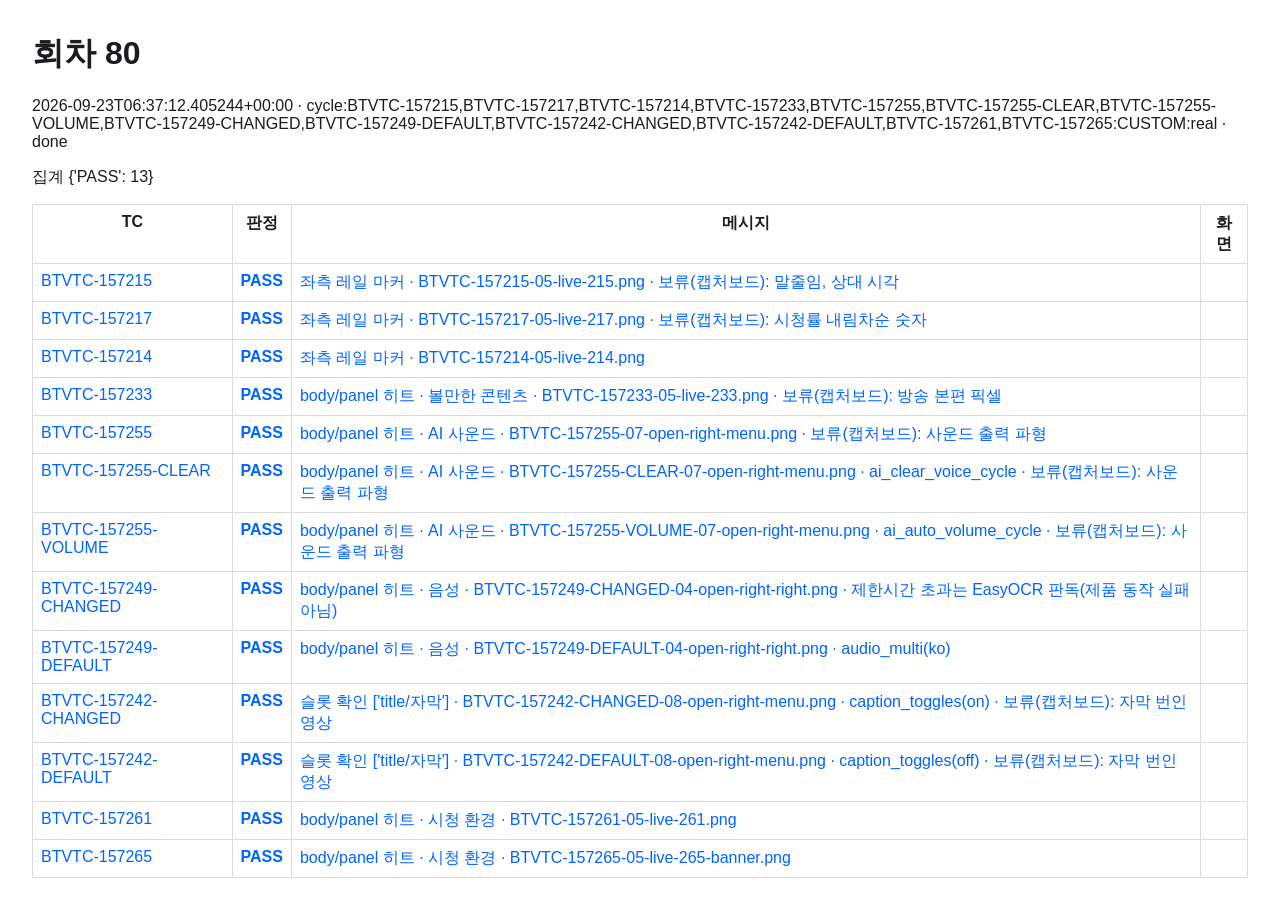
<file: data/latest-report.html>
<!doctype html><meta charset="utf-8"><title>Btv run 80</title>
<style>
body{font-family:sans-serif;margin:2rem;color:#1b1c1f}
.PASS{color:#0064ff}.PASS_CHANGED{color:#3182f6}.FAIL{color:#c00}.ERROR{color:#6e6f73}
table{border-collapse:collapse;width:100%} td,th{border:1px solid #dadbdf;padding:8px;vertical-align:top}
</style>
<h1>회차 80</h1>
<p>2026-09-23T06:37:12.405244+00:00 · cycle:BTVTC-157215,BTVTC-157217,BTVTC-157214,BTVTC-157233,BTVTC-157255,BTVTC-157255-CLEAR,BTVTC-157255-VOLUME,BTVTC-157249-CHANGED,BTVTC-157249-DEFAULT,BTVTC-157242-CHANGED,BTVTC-157242-DEFAULT,BTVTC-157261,BTVTC-157265:CUSTOM:real · done</p>
<p>집계 {'PASS': 13}</p>
<table><thead><tr><th>TC</th><th>판정</th><th>메시지</th><th>화면</th></tr></thead>
<tbody><tr class='PASS'><td>BTVTC-157215</td><td><b class='PASS'>PASS</b></td><td>좌측 레일 마커 · BTVTC-157215-05-live-215.png · 보류(캡처보드): 말줄임, 상대 시각</td><td></td></tr><tr class='PASS'><td>BTVTC-157217</td><td><b class='PASS'>PASS</b></td><td>좌측 레일 마커 · BTVTC-157217-05-live-217.png · 보류(캡처보드): 시청률 내림차순 숫자</td><td></td></tr><tr class='PASS'><td>BTVTC-157214</td><td><b class='PASS'>PASS</b></td><td>좌측 레일 마커 · BTVTC-157214-05-live-214.png</td><td></td></tr><tr class='PASS'><td>BTVTC-157233</td><td><b class='PASS'>PASS</b></td><td>body/panel 히트 · 볼만한 콘텐츠 · BTVTC-157233-05-live-233.png · 보류(캡처보드): 방송 본편 픽셀</td><td></td></tr><tr class='PASS'><td>BTVTC-157255</td><td><b class='PASS'>PASS</b></td><td>body/panel 히트 · AI 사운드 · BTVTC-157255-07-open-right-menu.png · 보류(캡처보드): 사운드 출력 파형</td><td></td></tr><tr class='PASS'><td>BTVTC-157255-CLEAR</td><td><b class='PASS'>PASS</b></td><td>body/panel 히트 · AI 사운드 · BTVTC-157255-CLEAR-07-open-right-menu.png · ai_clear_voice_cycle · 보류(캡처보드): 사운드 출력 파형</td><td></td></tr><tr class='PASS'><td>BTVTC-157255-VOLUME</td><td><b class='PASS'>PASS</b></td><td>body/panel 히트 · AI 사운드 · BTVTC-157255-VOLUME-07-open-right-menu.png · ai_auto_volume_cycle · 보류(캡처보드): 사운드 출력 파형</td><td></td></tr><tr class='PASS'><td>BTVTC-157249-CHANGED</td><td><b class='PASS'>PASS</b></td><td>body/panel 히트 · 음성 · BTVTC-157249-CHANGED-04-open-right-right.png · 제한시간 초과는 EasyOCR 판독(제품 동작 실패 아님)</td><td></td></tr><tr class='PASS'><td>BTVTC-157249-DEFAULT</td><td><b class='PASS'>PASS</b></td><td>body/panel 히트 · 음성 · BTVTC-157249-DEFAULT-04-open-right-right.png · audio_multi(ko)</td><td></td></tr><tr class='PASS'><td>BTVTC-157242-CHANGED</td><td><b class='PASS'>PASS</b></td><td>슬롯 확인 ['title/자막'] · BTVTC-157242-CHANGED-08-open-right-menu.png · caption_toggles(on) · 보류(캡처보드): 자막 번인 영상</td><td></td></tr><tr class='PASS'><td>BTVTC-157242-DEFAULT</td><td><b class='PASS'>PASS</b></td><td>슬롯 확인 ['title/자막'] · BTVTC-157242-DEFAULT-08-open-right-menu.png · caption_toggles(off) · 보류(캡처보드): 자막 번인 영상</td><td></td></tr><tr class='PASS'><td>BTVTC-157261</td><td><b class='PASS'>PASS</b></td><td>body/panel 히트 · 시청 환경 · BTVTC-157261-05-live-261.png</td><td></td></tr><tr class='PASS'><td>BTVTC-157265</td><td><b class='PASS'>PASS</b></td><td>body/panel 히트 · 시청 환경 · BTVTC-157265-05-live-265-banner.png</td><td></td></tr></tbody></table>
</file>
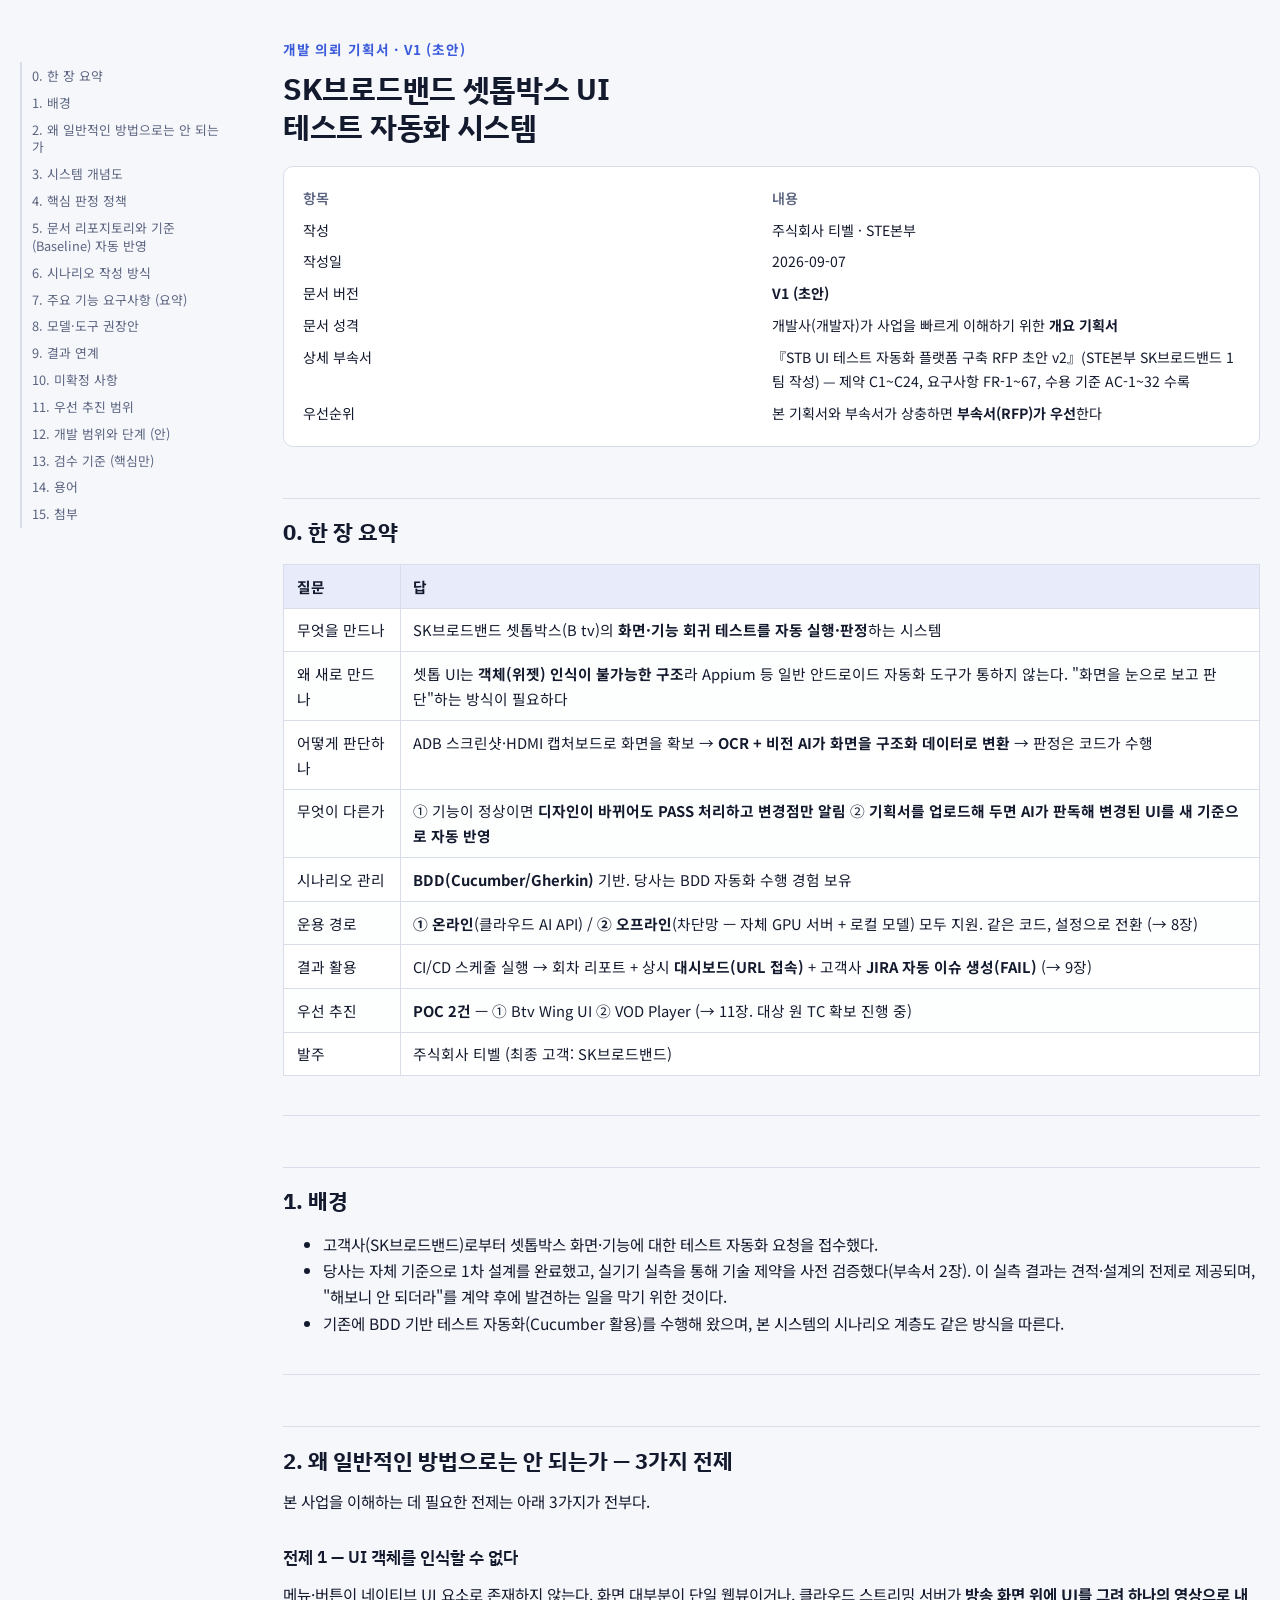
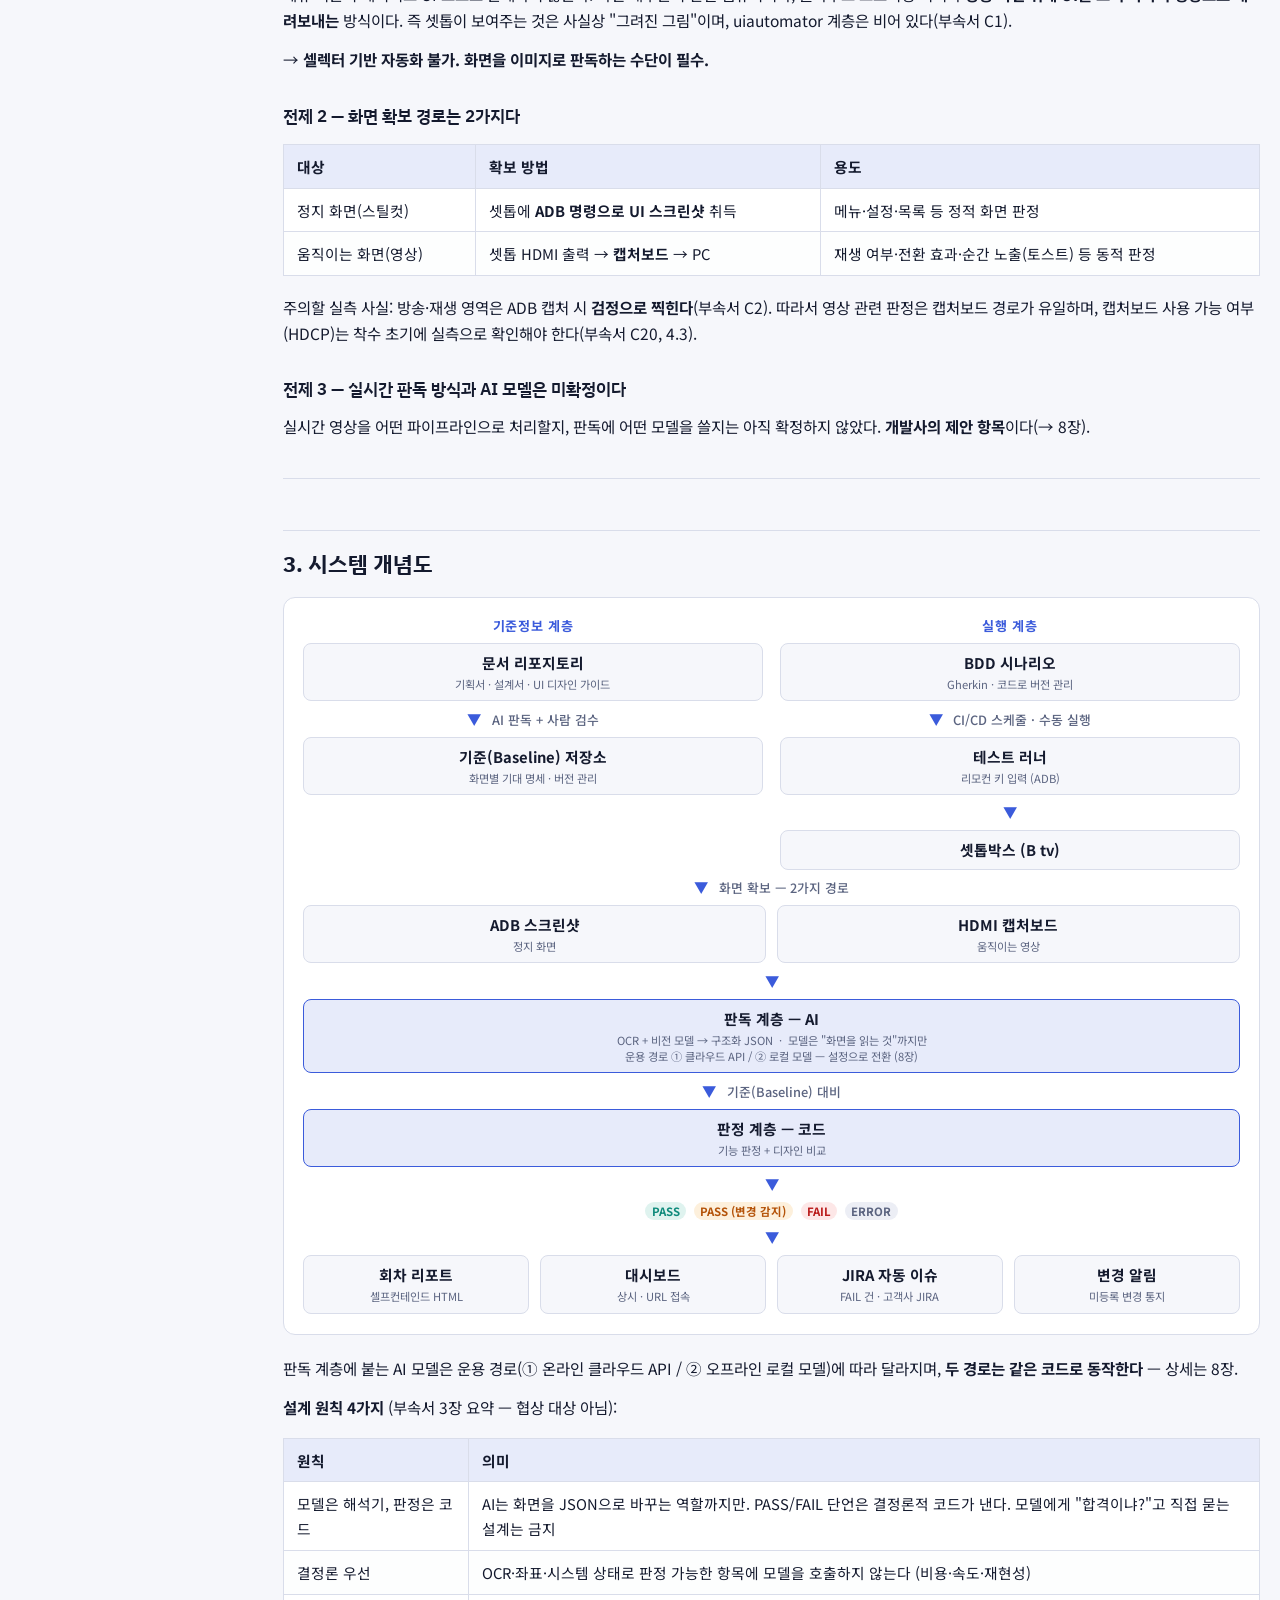
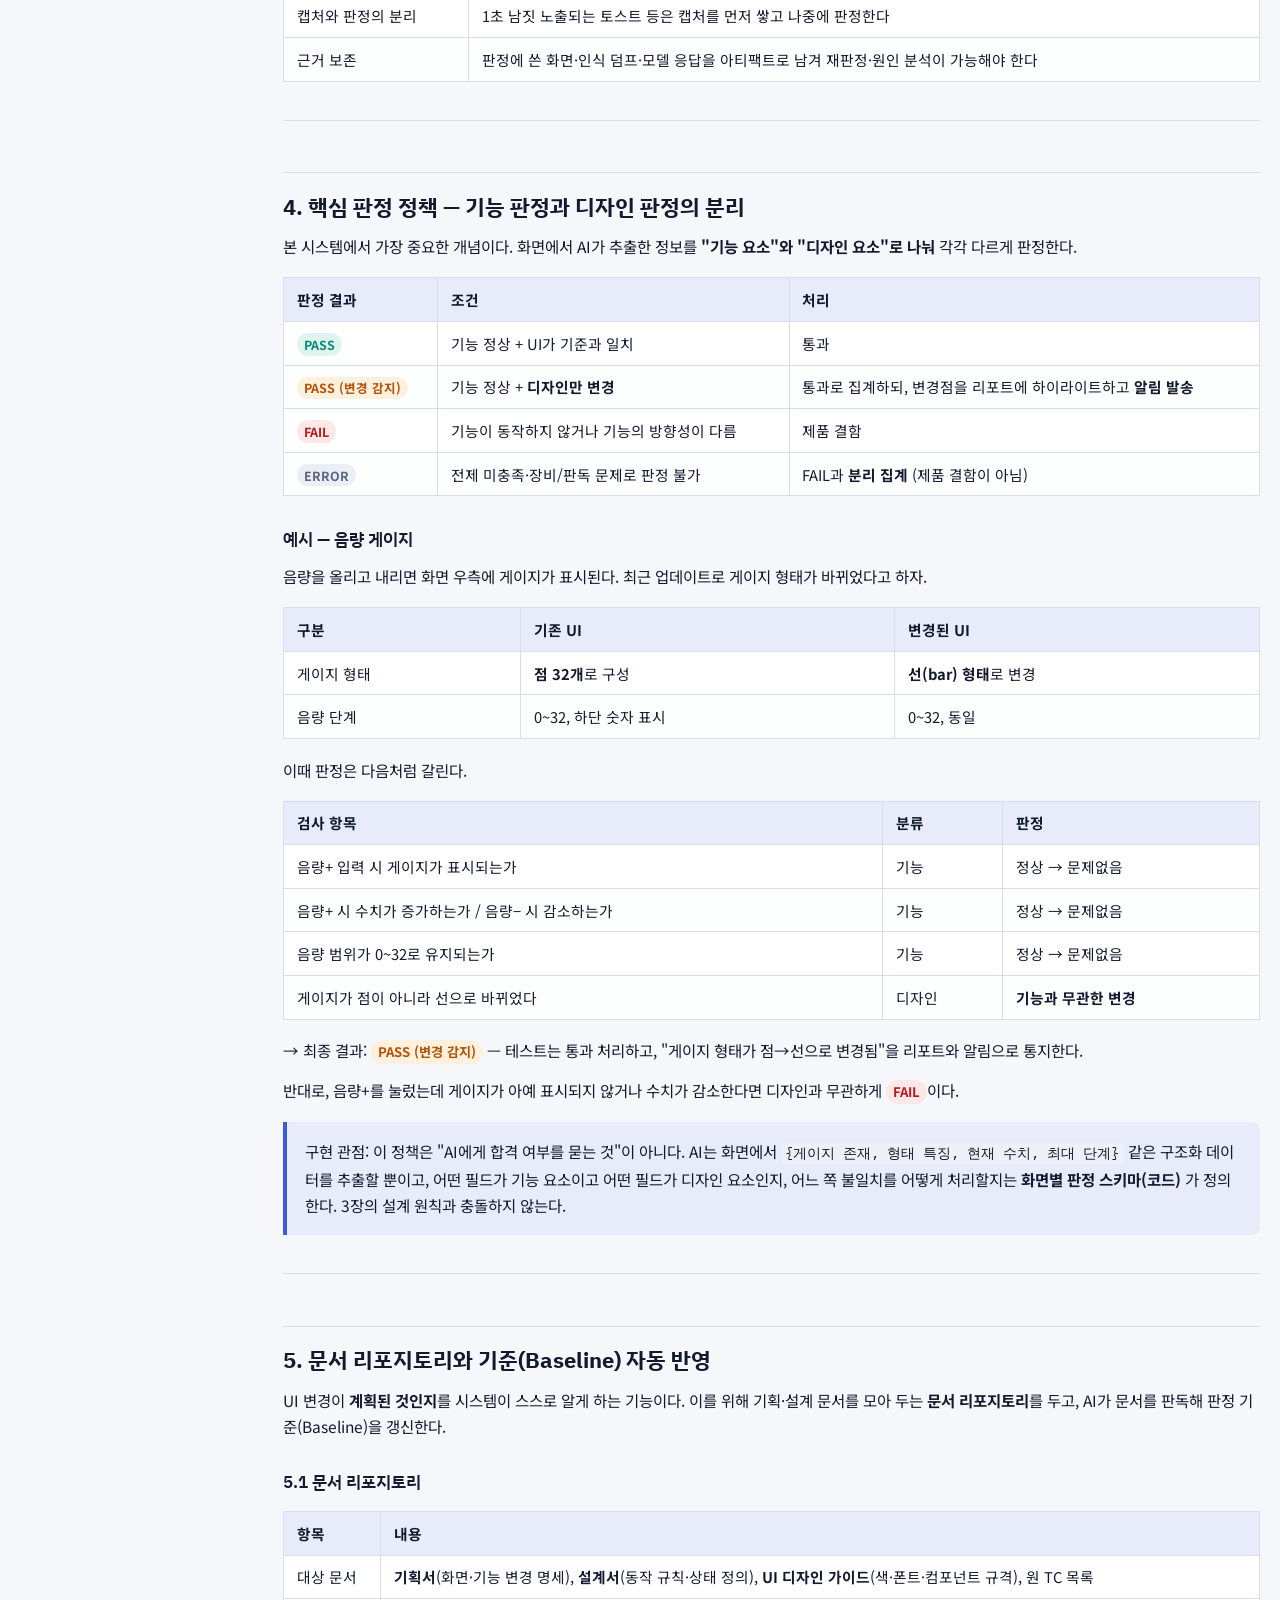
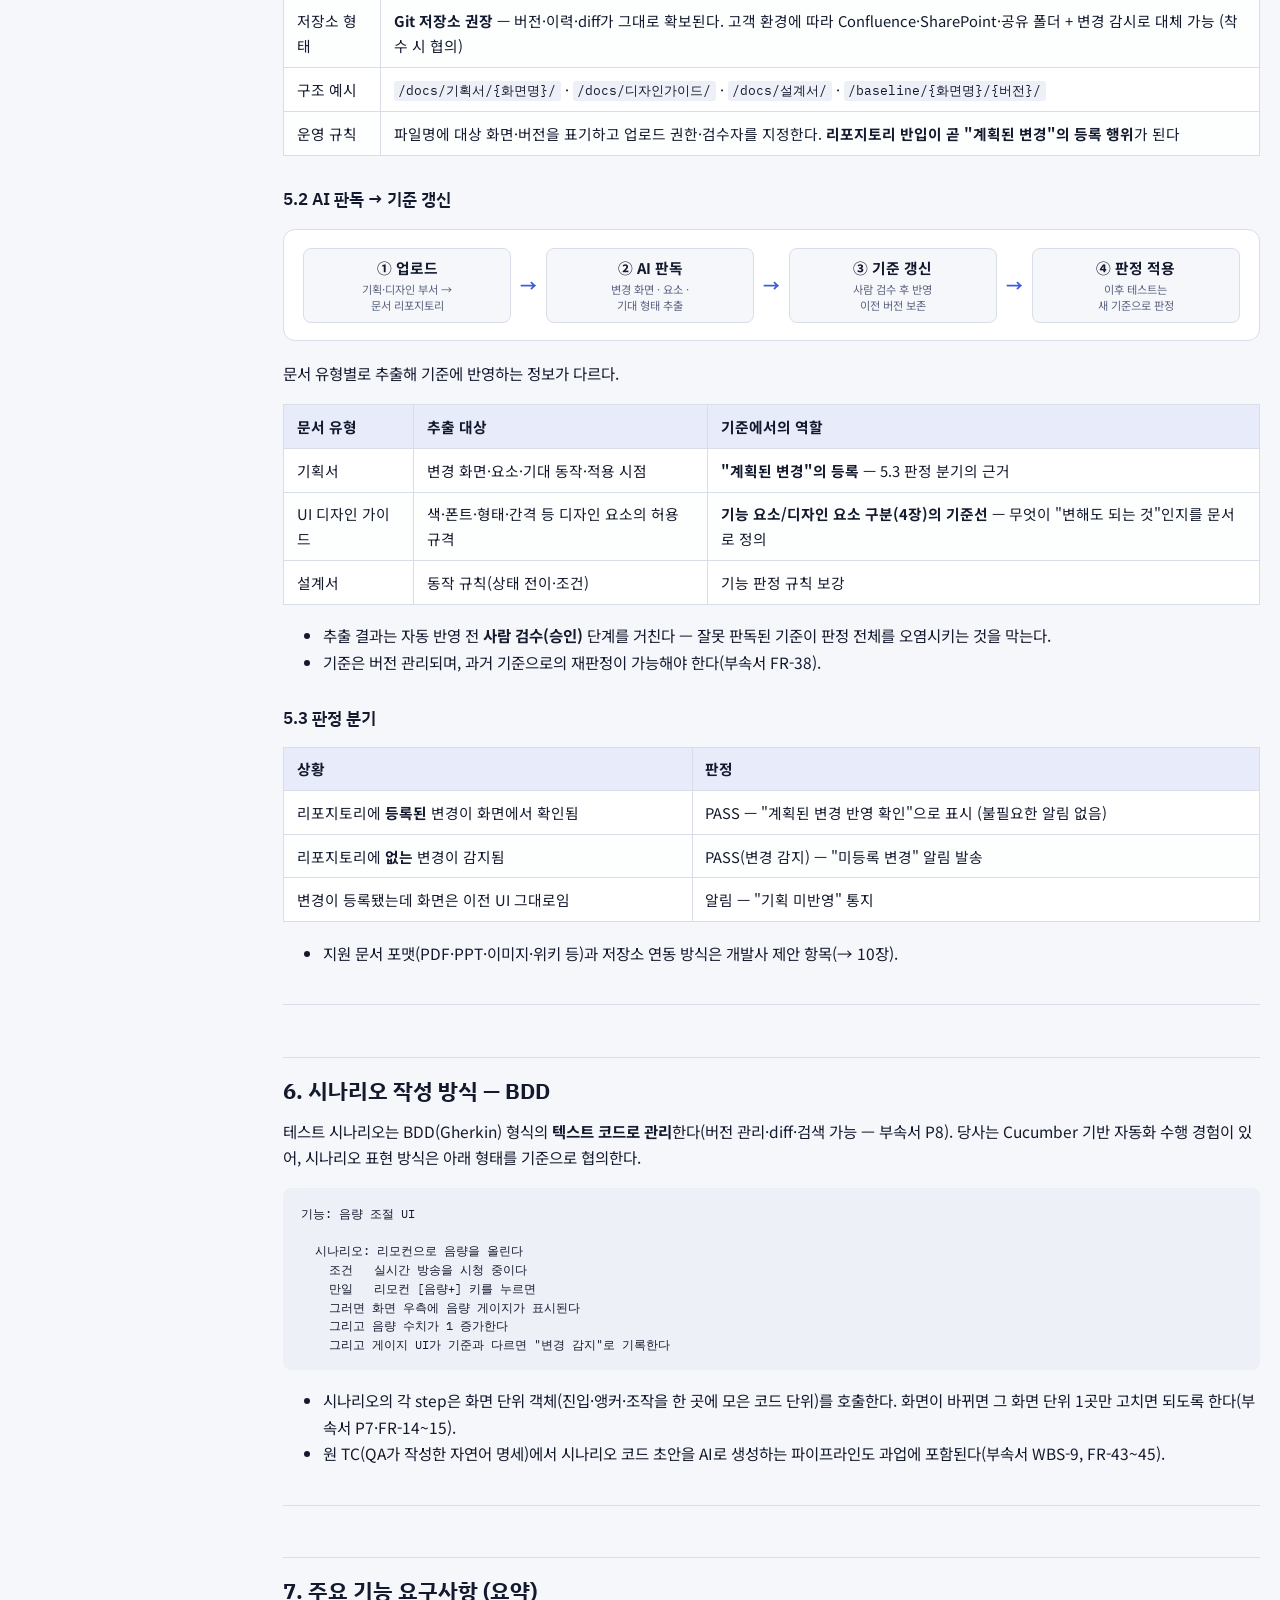
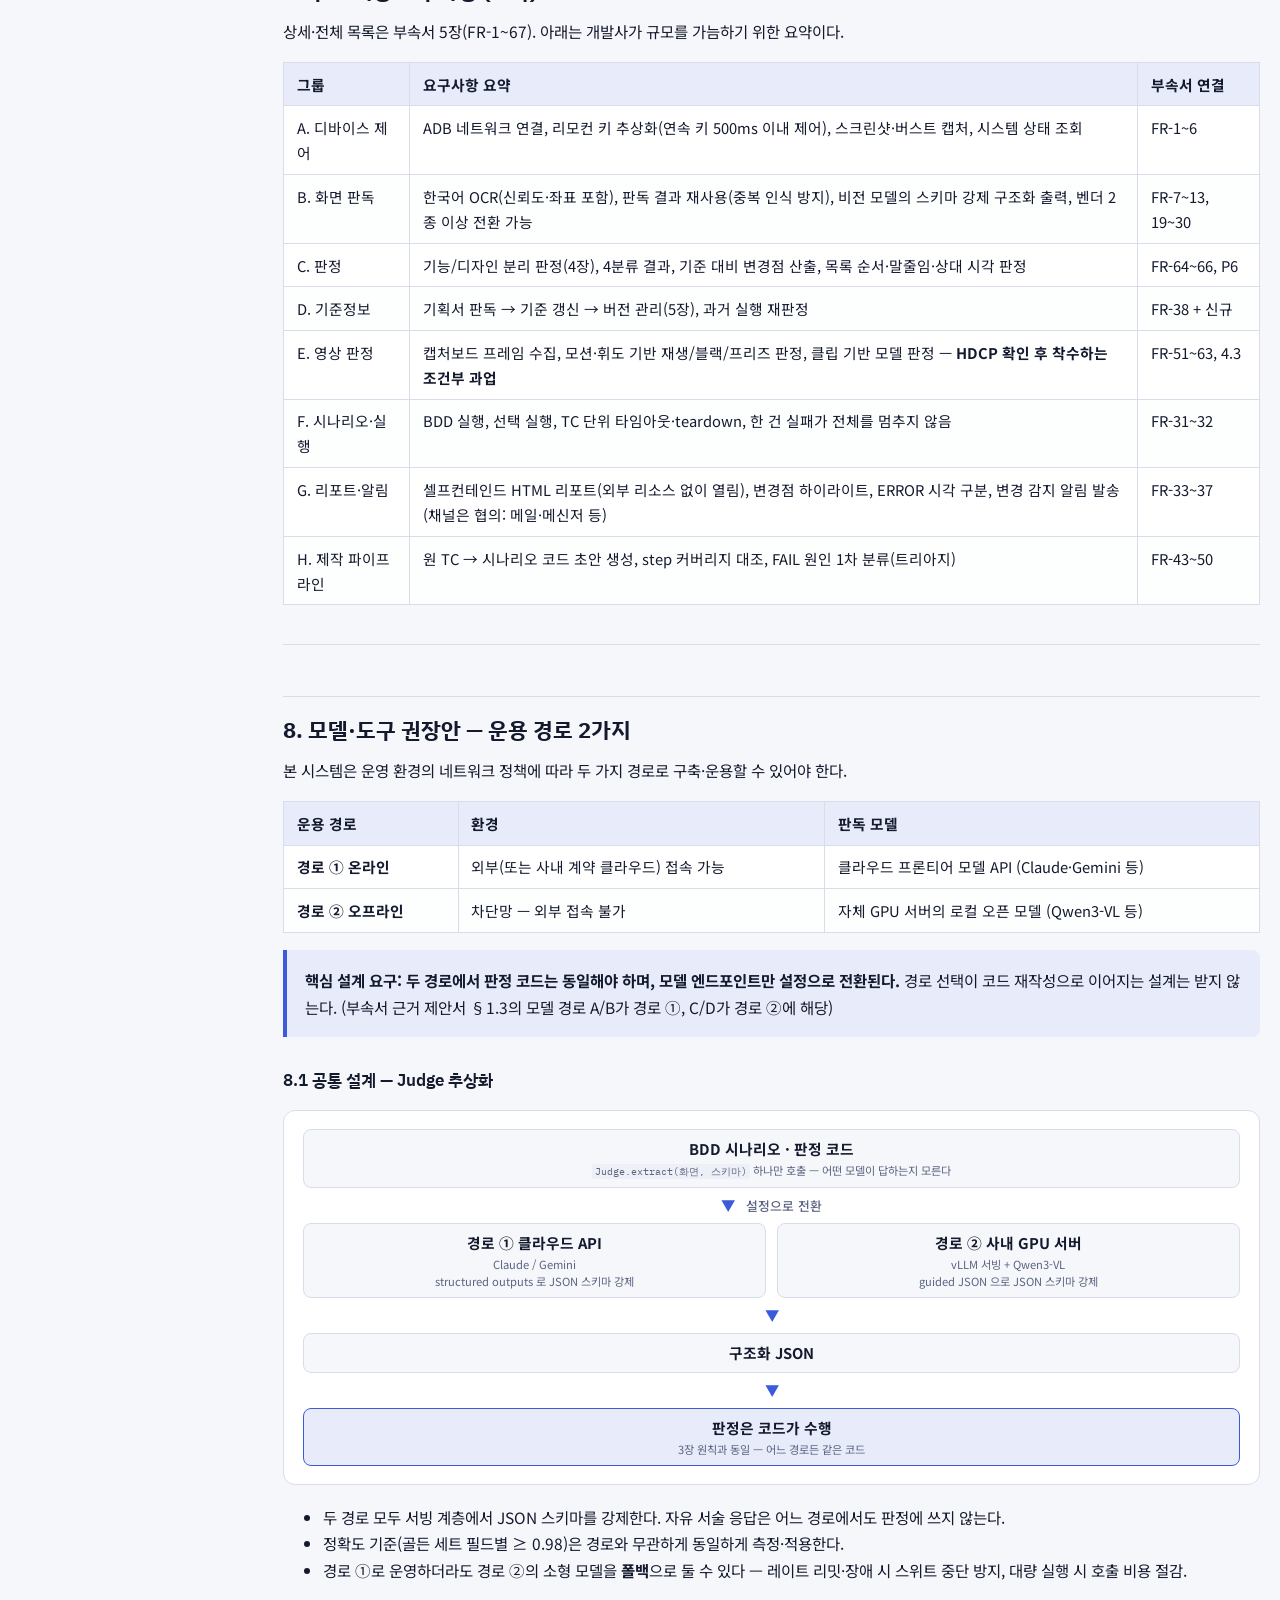
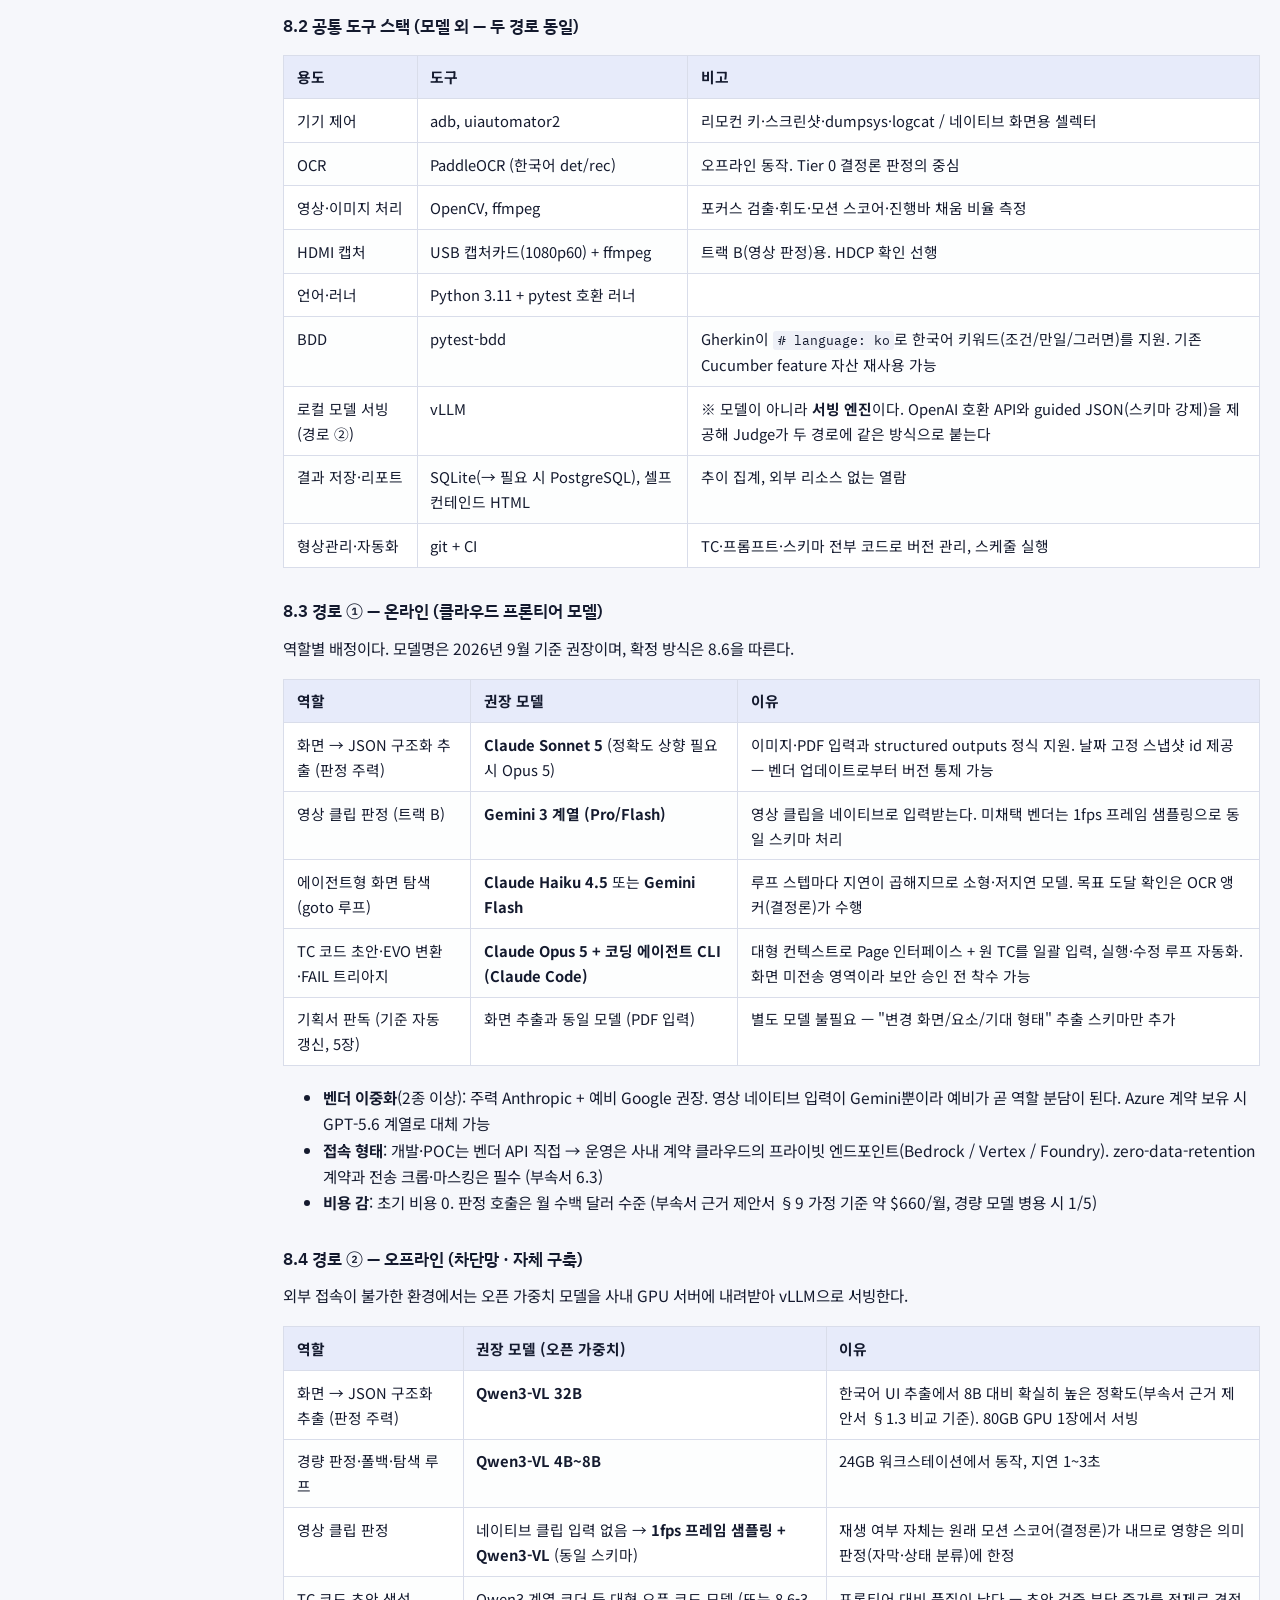
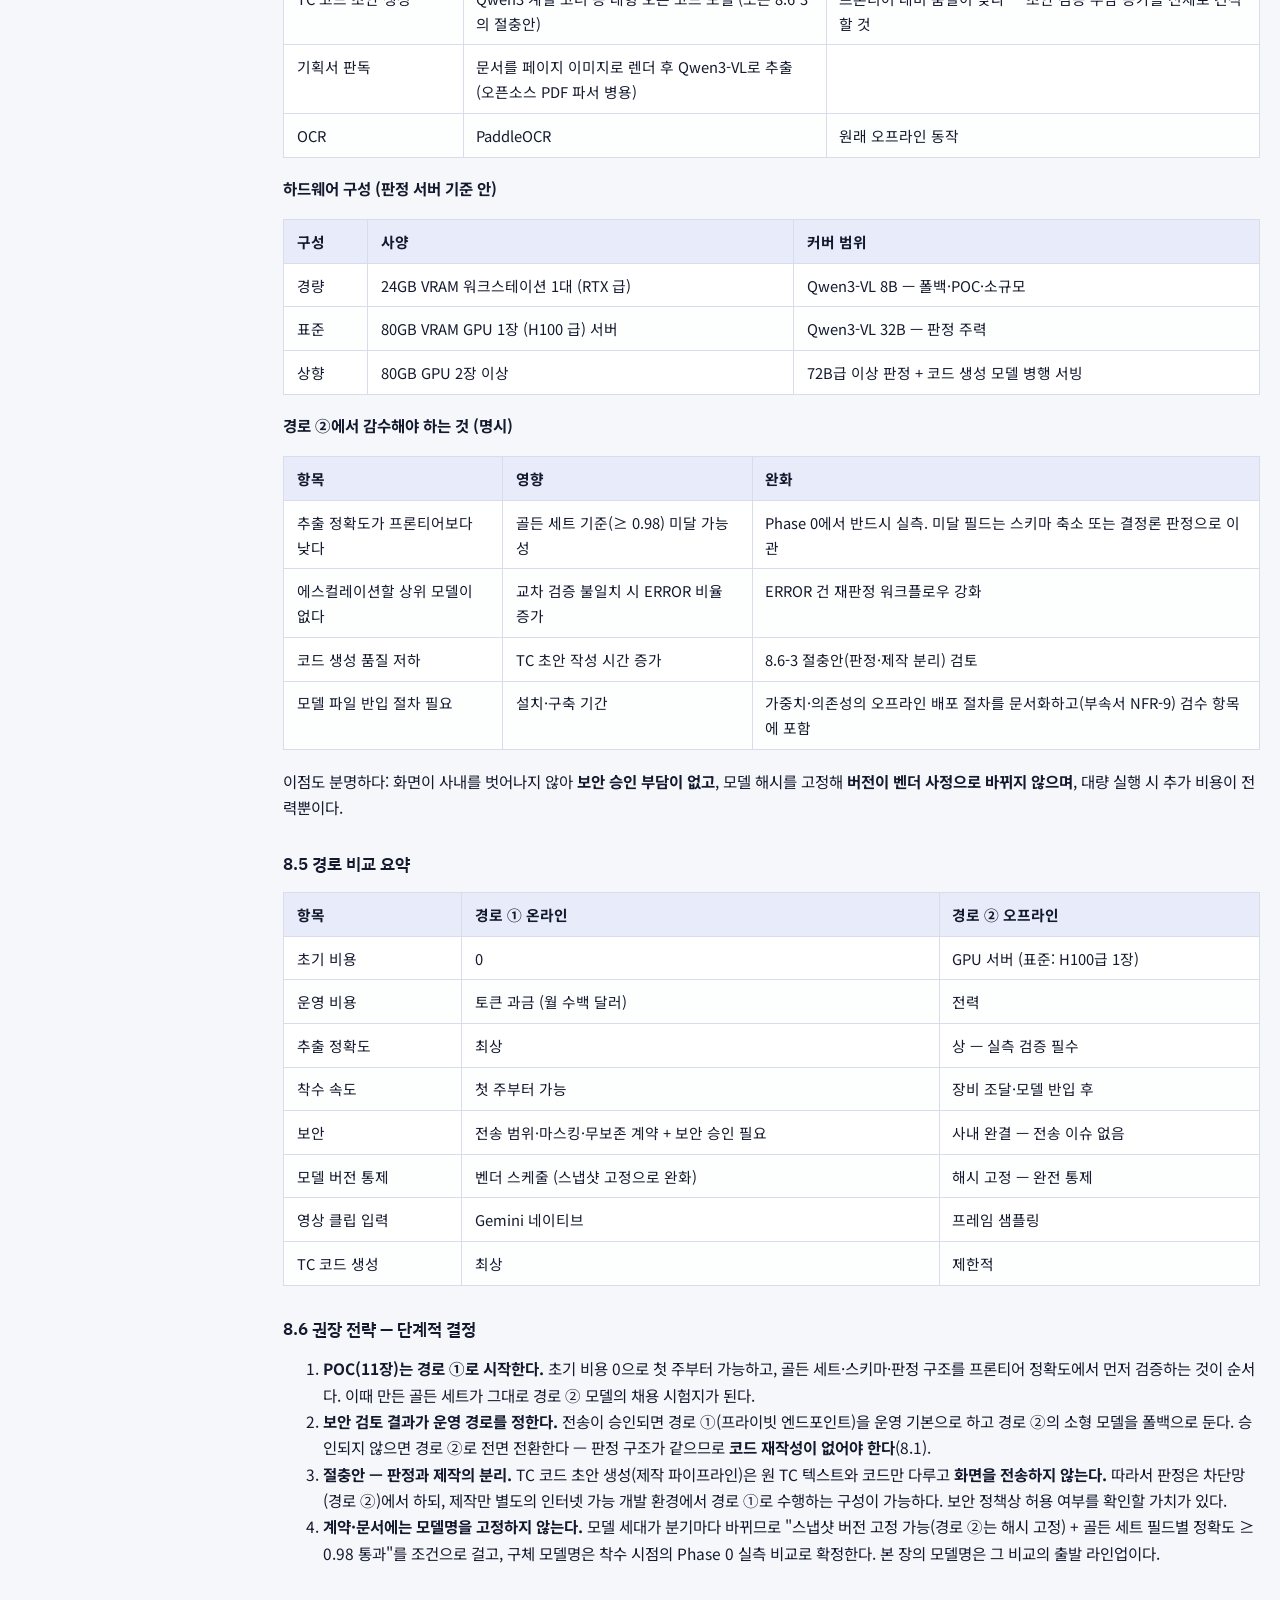
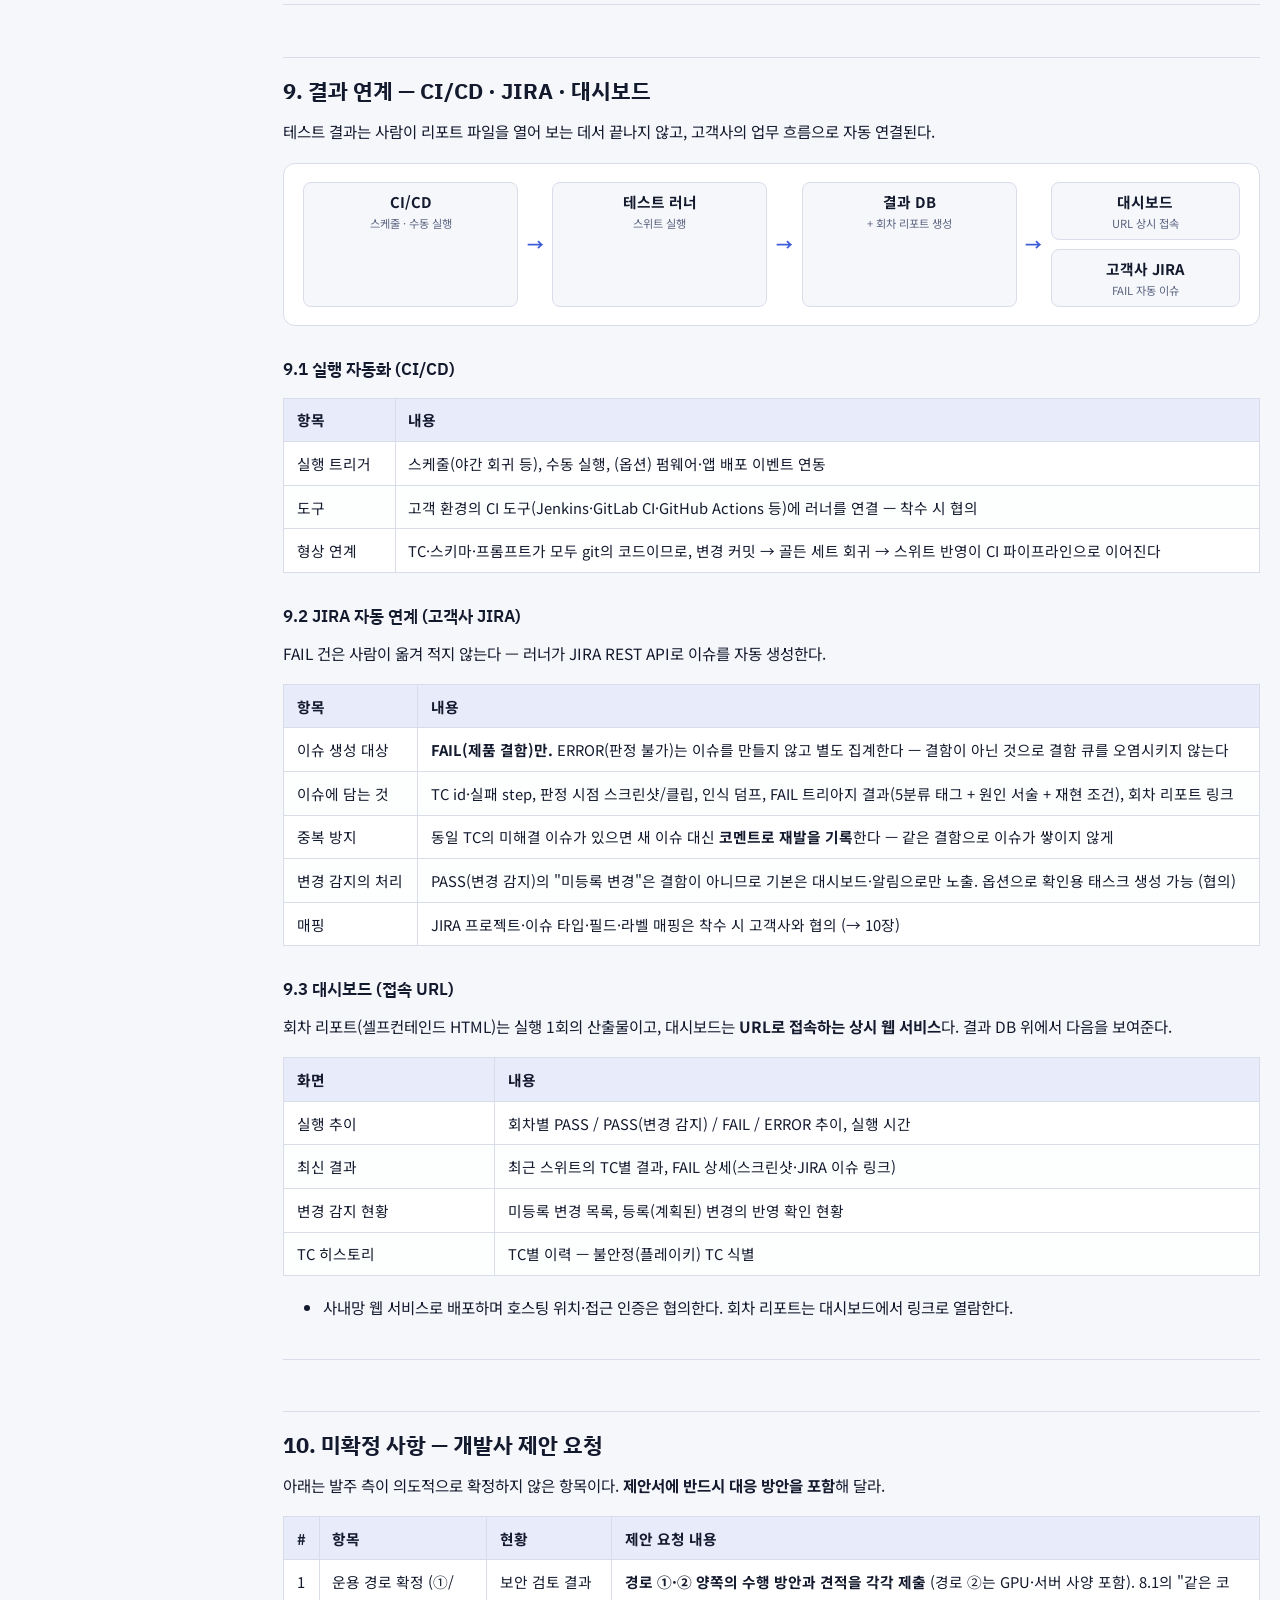
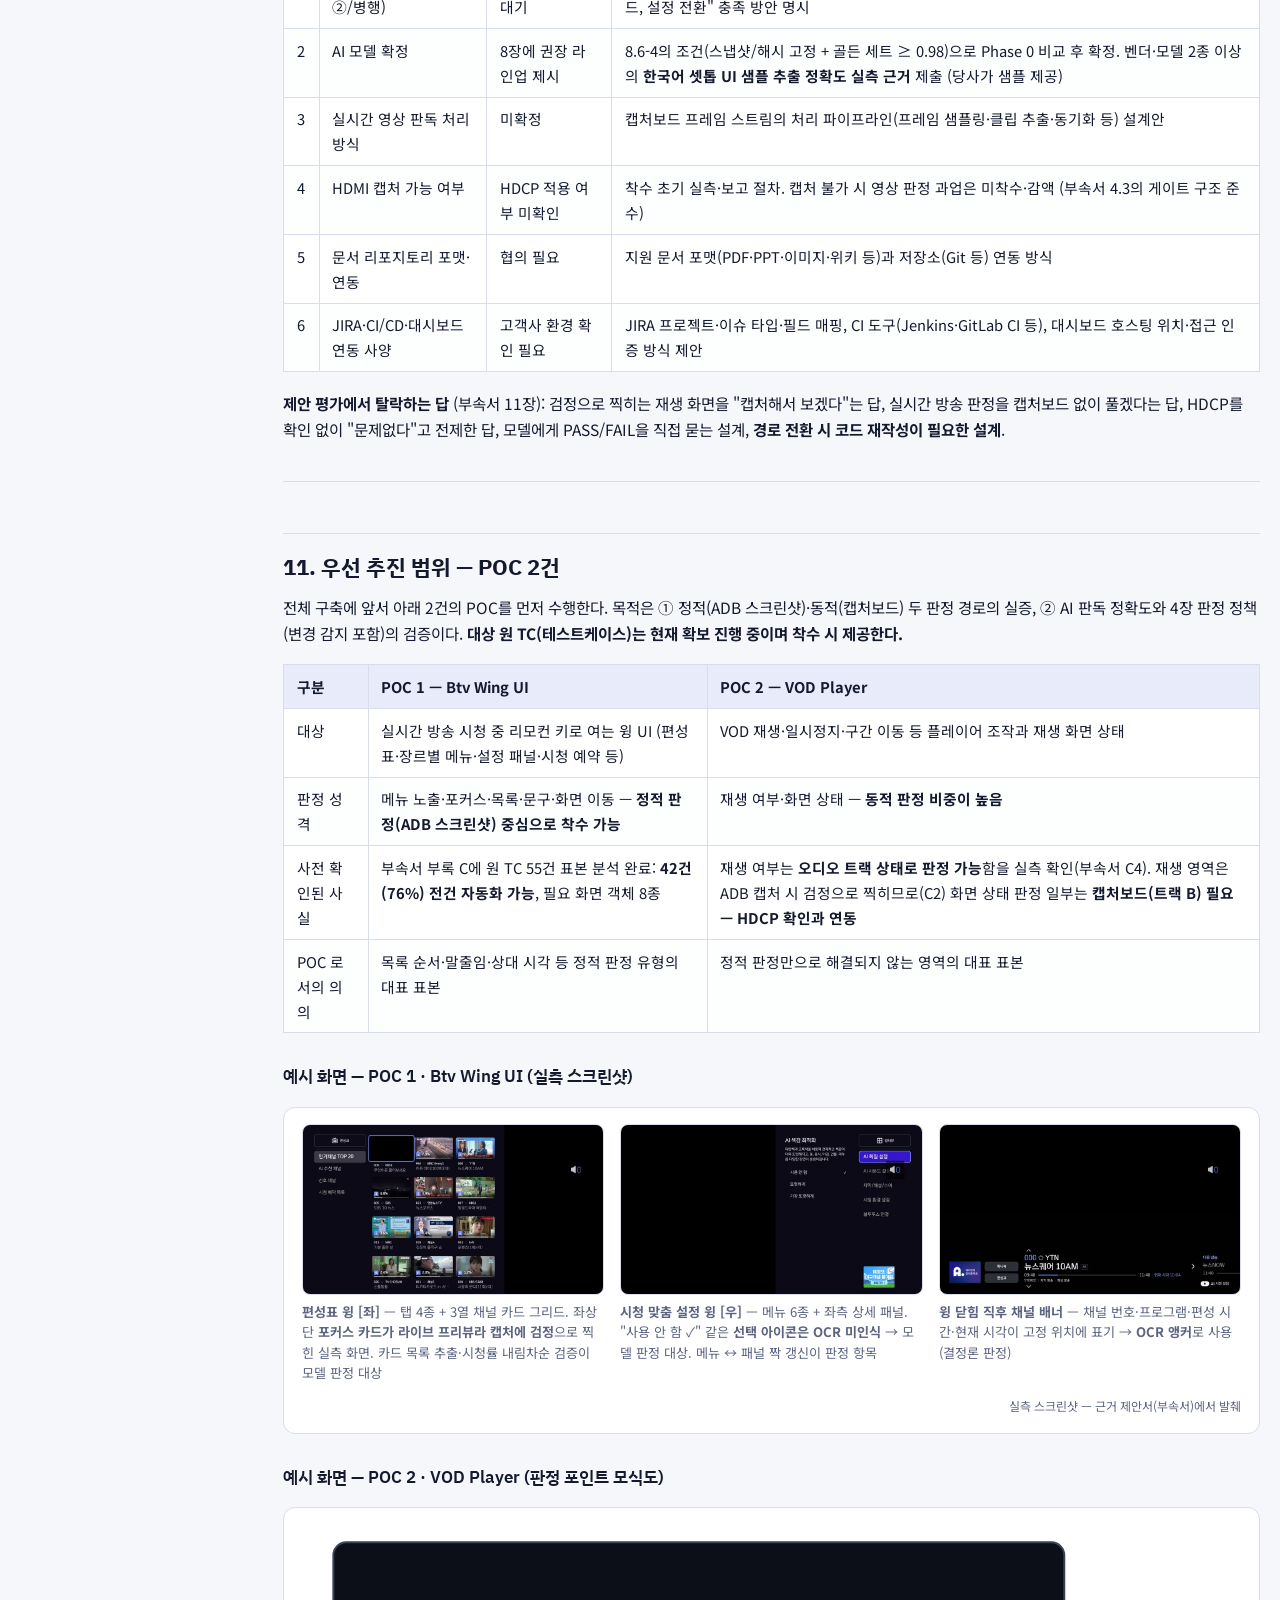
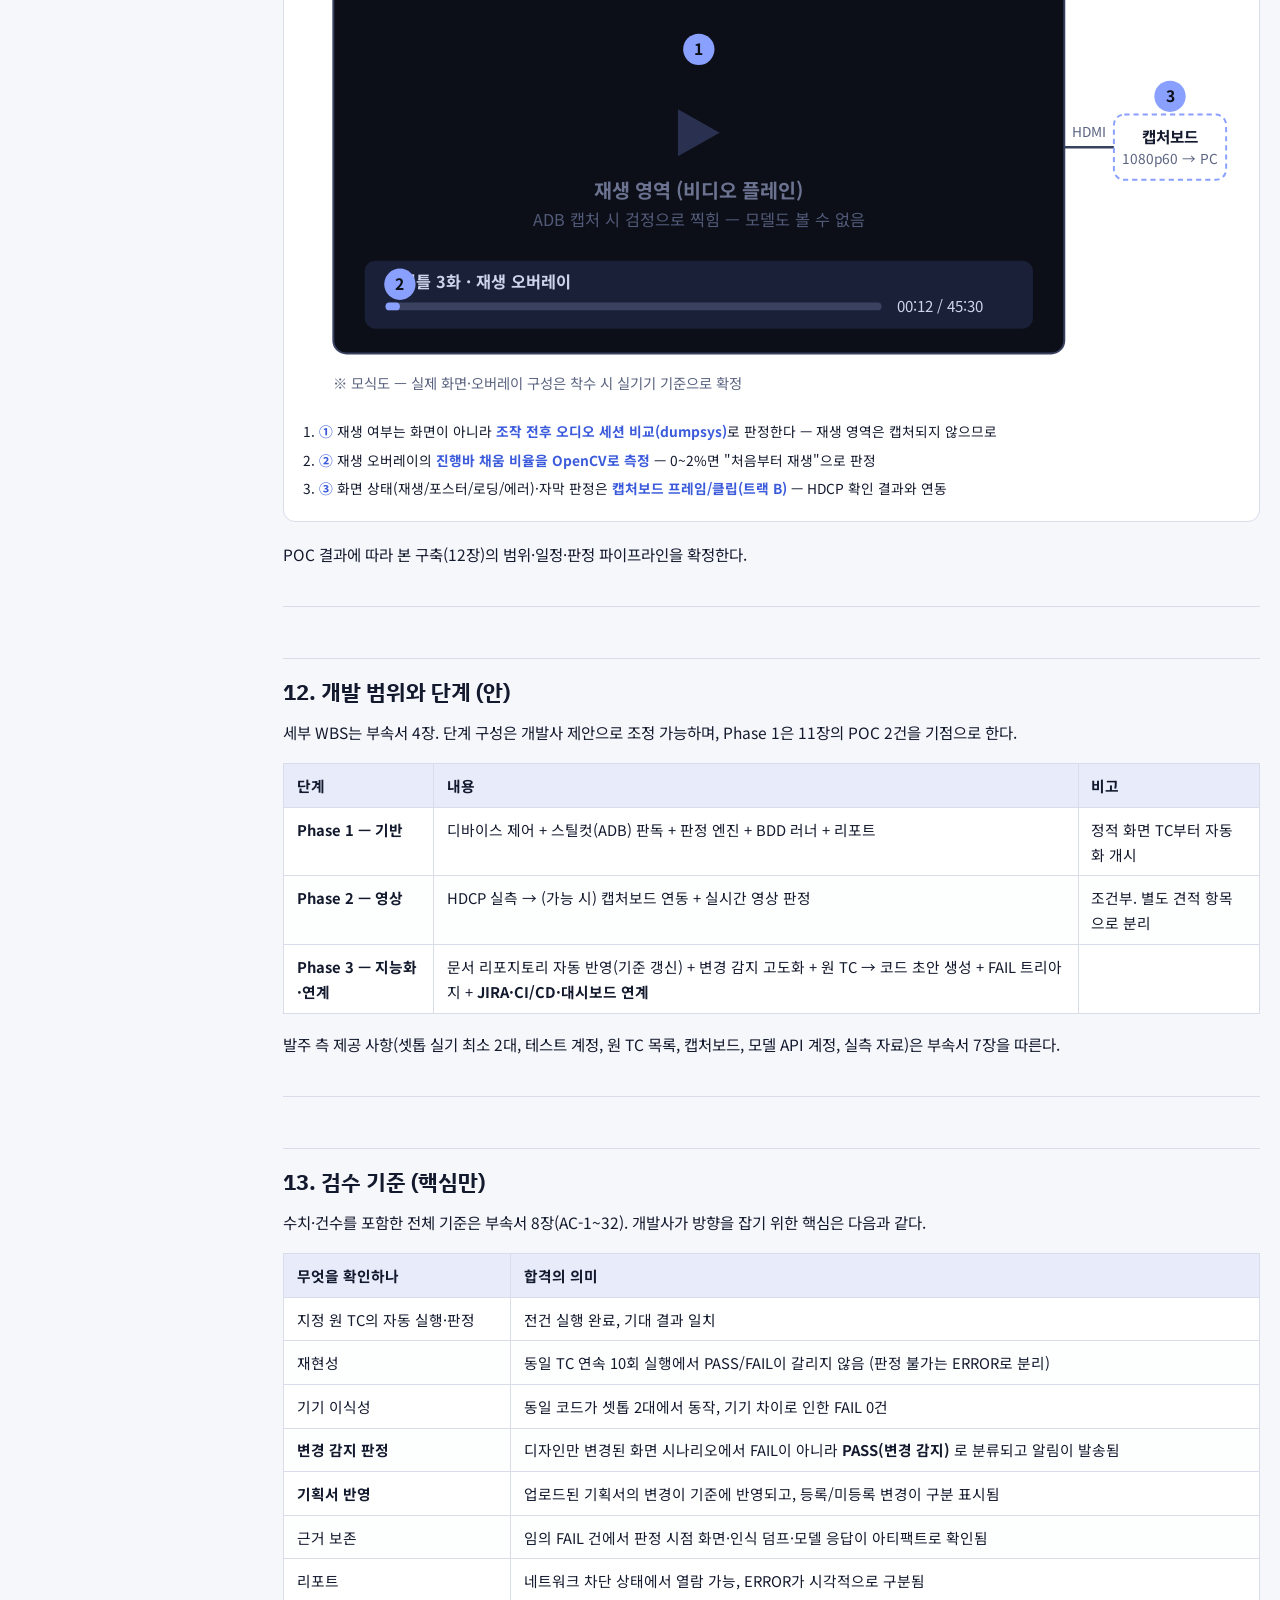
<file: docs/셋톱박스 테스트 자동화 기획서-V1.html>
<!doctype html>
<html lang="ko">
<head>
<meta charset="utf-8">
<meta name="viewport" content="width=device-width, initial-scale=1">
<title>SK브로드밴드 셋톱박스 UI 테스트 자동화 — 개발 의뢰 기획서 V1</title>
<link rel="stylesheet" href="https://fonts.googleapis.com/css2?family=IBM+Plex+Sans+KR:wght@500;600;700&family=Noto+Sans+KR:wght@400;500;700&family=IBM+Plex+Mono:wght@400;500&display=swap">
<style>
:root{
  --bg:#F6F7FB; --surface:#FFFFFF; --ink:#141A2E; --muted:#5B6480; --line:#D9DDEA;
  --accent:#3B5BDB; --accent-soft:#E7EBFA;
  --pass:#0E8A7B; --pass-soft:#DFF3EF;
  --notify:#B45309; --notify-soft:#FDF0DC;
  --fail:#B91C1C; --fail-soft:#FDE7E7;
  --err:#5B6480; --err-soft:#ECEEF5;
  --code-bg:#EEF0F7;
}
@media (prefers-color-scheme: dark){
  :root{
    --bg:#0F1220; --surface:#171B2E; --ink:#E8EAF3; --muted:#9AA3C0; --line:#2A3050;
    --accent:#8AA0FF; --accent-soft:#1E2748;
    --pass:#3FC1AE; --pass-soft:#12312E;
    --notify:#F2B36B; --notify-soft:#3A2A14;
    --fail:#F87171; --fail-soft:#3B1717;
    --err:#9AA3C0; --err-soft:#232945;
    --code-bg:#1E2338;
  }
}
*{box-sizing:border-box}
body{margin:0;background:var(--bg);color:var(--ink);font-family:"Noto Sans KR",-apple-system,"Apple SD Gothic Neo","Malgun Gothic",sans-serif;font-size:15.5px;line-height:1.7;-webkit-font-smoothing:antialiased}
h1,h2,h3,h4{font-family:"IBM Plex Sans KR","Noto Sans KR",sans-serif;text-wrap:balance;line-height:1.3;margin:0}
h1{font-size:1.85rem;font-weight:700;letter-spacing:-.01em}
h2{font-size:1.35rem;font-weight:700;margin-top:3.2rem;padding-top:1.2rem;border-top:1px solid var(--line)}
h3{font-size:1.06rem;font-weight:600;margin-top:2rem}
p{margin:.8rem 0}
a{color:var(--accent)}
strong{font-weight:700}
code,pre{font-family:"IBM Plex Mono",ui-monospace,SFMono-Regular,Menlo,monospace}
code{background:var(--code-bg);padding:.1em .35em;border-radius:3px;font-size:.88em}
pre{background:var(--code-bg);padding:1rem 1.1rem;border-radius:8px;overflow-x:auto;font-size:.78rem;line-height:1.5;margin:1.1rem 0}
pre code{background:none;padding:0;font-size:inherit}
hr{border:none;border-top:1px solid var(--line);margin:2.4rem 0}
blockquote{margin:1.1rem 0;padding:.75rem 1.1rem;border-left:4px solid var(--accent);background:var(--accent-soft);border-radius:0 8px 8px 0}
blockquote p{margin:.3rem 0}
table{border-collapse:collapse;width:100%;margin:1.1rem 0;font-size:.92rem;background:var(--surface)}
th,td{border:1px solid var(--line);padding:.55rem .8rem;text-align:left;vertical-align:top}
th{background:var(--accent-soft);font-weight:700;white-space:nowrap}
tr:nth-child(even) td{background:color-mix(in srgb,var(--surface) 96%,var(--line))}
.badge{display:inline-block;padding:.05em .55em;border-radius:99px;font-weight:700;font-size:.85em;white-space:nowrap}
.badge.pass{background:var(--pass-soft);color:var(--pass)}
.badge.notify{background:var(--notify-soft);color:var(--notify)}
.badge.fail{background:var(--fail-soft);color:var(--fail)}
.badge.error{background:var(--err-soft);color:var(--err)}
/* 도식 */
.dgm{background:var(--surface);border:1px solid var(--line);border-radius:12px;padding:1.1rem 1.2rem;margin:1.2rem 0;font-size:.84rem;line-height:1.45}
.dgm .box{border:1.5px solid var(--line);border-radius:8px;padding:.5rem .75rem;background:var(--bg);text-align:center;flex:1;min-width:140px}
.dgm .box b{display:block;font-size:.92rem}
.dgm .box small{display:block;color:var(--muted);margin-top:.18rem}
.dgm .box.accent{border-color:var(--accent);background:var(--accent-soft)}
.dgm .row{display:flex;gap:.7rem;justify-content:center;flex-wrap:wrap;margin:.2rem 0}
.dgm .arrow{text-align:center;color:var(--accent);font-weight:700;margin:.45rem 0;font-size:.9rem}
.dgm .arrow span{color:var(--muted);font-weight:500;font-size:.8rem;margin-left:.4rem}
.dgm .cols2{display:grid;grid-template-columns:1fr 1fr;gap:1.1rem}
@media(max-width:700px){.dgm .cols2{grid-template-columns:1fr}}
.dgm .lane{display:flex;flex-direction:column}
.dgm .lane .box{flex:none}
.dgm .lanelbl{text-align:center;font-weight:700;color:var(--accent);margin-bottom:.5rem;font-size:.82rem;letter-spacing:.05em}
.dgm .hflow{display:flex;align-items:stretch;gap:.55rem;flex-wrap:wrap;justify-content:center}
.dgm .harrow{align-self:center;color:var(--accent);font-weight:700;font-size:1.05rem}
.dgm .stack{display:flex;flex-direction:column;gap:.55rem;flex:1;min-width:150px}
.dgm .badges{gap:.5rem;align-items:center}
/* 예시 화면 */
figure.shots{margin:1.2rem 0;padding:1rem 1.1rem;background:var(--surface);border:1px solid var(--line);border-radius:12px}
.shotgrid{display:grid;grid-template-columns:repeat(auto-fit,minmax(230px,1fr));gap:1rem}
.shot img{width:100%;display:block;border-radius:8px;border:1px solid var(--line)}
.shot .cap{font-size:.82rem;color:var(--muted);margin-top:.45rem;line-height:1.55}
figure.shots > figcaption.src{margin-top:.8rem;font-size:.75rem;color:var(--muted);text-align:right}
.vodwrap svg{width:100%;height:auto;display:block}
.legend{font-size:.86rem;margin:.7rem 0 0;padding-left:1.1rem}
.legend li{margin:.3rem 0}
.legend b{color:var(--accent)}
/* 레이아웃 */
.wrap{display:grid;grid-template-columns:1fr;max-width:1380px;margin:0 auto;padding:0 1.25rem 5rem}
@media(min-width:1020px){.wrap{grid-template-columns:215px minmax(0,1fr);gap:3rem}}
nav.toc{display:none}
@media(min-width:1020px){
  nav.toc{display:block;position:sticky;top:1.5rem;align-self:start;padding-top:2.4rem;font-size:.8rem;max-height:calc(100vh - 3rem);overflow-y:auto}
  nav.toc a{display:block;color:var(--muted);text-decoration:none;padding:.28rem .6rem;border-left:2px solid var(--line);line-height:1.4}
  nav.toc a:hover{color:var(--accent);border-left-color:var(--accent)}
}
header.doc{padding:2.4rem 0 0}
.kicker{color:var(--accent);font-weight:700;font-size:.85rem;letter-spacing:.06em;margin-bottom:.5rem}
.meta{margin-top:1.2rem;padding:1rem 1.2rem;background:var(--surface);border:1px solid var(--line);border-radius:10px;font-size:.88rem}
.meta table{margin:0;font-size:inherit;background:none}
.meta th{white-space:nowrap;width:8.5em;background:none;color:var(--muted);font-weight:600;border:none;padding:.25rem .8rem .25rem 0}
.meta td{border:none;padding:.25rem 0}
.meta tr td{background:none!important}
main{min-width:0}
@media print{
  body{background:#fff;font-size:11.5px}
  nav.toc{display:none}
  .wrap{grid-template-columns:1fr;max-width:none;padding:0}
  h2{break-after:avoid}
  table,pre,blockquote,.dgm,figure.shots{break-inside:avoid}
}
</style>
</head>
<body>
<div class="wrap">
  <nav class="toc">
    <a href="#0-한-장-요약">0. 한 장 요약</a>
    <a href="#1-배경">1. 배경</a>
    <a href="#2-왜-일반적인-방법으로는-안-되는가--3가지-전제">2. 왜 일반적인 방법으로는 안 되는가</a>
    <a href="#3-시스템-개념도">3. 시스템 개념도</a>
    <a href="#4-핵심-판정-정책--기능-판정과-디자인-판정의-분리">4. 핵심 판정 정책</a>
    <a href="#5-문서-리포지토리와-기준baseline-자동-반영">5. 문서 리포지토리와 기준(Baseline) 자동 반영</a>
    <a href="#6-시나리오-작성-방식--bdd">6. 시나리오 작성 방식</a>
    <a href="#7-주요-기능-요구사항-요약">7. 주요 기능 요구사항 (요약)</a>
    <a href="#8-모델도구-권장안--운용-경로-2가지">8. 모델·도구 권장안</a>
    <a href="#9-결과-연계--cicd--jira--대시보드">9. 결과 연계</a>
    <a href="#10-미확정-사항--개발사-제안-요청">10. 미확정 사항</a>
    <a href="#11-우선-추진-범위--poc-2건">11. 우선 추진 범위</a>
    <a href="#12-개발-범위와-단계-안">12. 개발 범위와 단계 (안)</a>
    <a href="#13-검수-기준-핵심만">13. 검수 기준 (핵심만)</a>
    <a href="#14-용어">14. 용어</a>
    <a href="#15-첨부">15. 첨부</a>
  </nav>
  <main>
    <header class="doc">
      <div class="kicker">개발 의뢰 기획서 · V1 (초안)</div>
      <h1>SK브로드밴드 셋톱박스 UI<br>테스트 자동화 시스템</h1>
      <div class="meta"><table>
<thead>
<tr class="header">
<th>항목</th>
<th>내용</th>
</tr>
</thead>
<tbody>
<tr class="odd">
<td>작성</td>
<td>주식회사 티벨 · STE본부</td>
</tr>
<tr class="even">
<td>작성일</td>
<td>2026-09-07</td>
</tr>
<tr class="odd">
<td>문서 버전</td>
<td><strong>V1 (초안)</strong></td>
</tr>
<tr class="even">
<td>문서 성격</td>
<td>개발사(개발자)가 사업을 빠르게 이해하기 위한 <strong>개요 기획서</strong></td>
</tr>
<tr class="odd">
<td>상세 부속서</td>
<td>『STB UI 테스트 자동화 플랫폼 구축 RFP 초안 v2』(STE본부 SK브로드밴드 1팀 작성) — 제약 C1~C24, 요구사항 FR-1~67, 수용 기준 AC-1~32 수록</td>
</tr>
<tr class="even">
<td>우선순위</td>
<td>본 기획서와 부속서가 상충하면 <strong>부속서(RFP)가 우선</strong>한다</td>
</tr>
</tbody>
</table></div>
    </header>
    <h2 id="0-한-장-요약">0. 한 장 요약</h2>
<table>
<thead>
<tr class="header">
<th>질문</th>
<th>답</th>
</tr>
</thead>
<tbody>
<tr class="odd">
<td>무엇을 만드나</td>
<td>SK브로드밴드 셋톱박스(B tv)의 <strong>화면·기능 회귀 테스트를 자동 실행·판정</strong>하는 시스템</td>
</tr>
<tr class="even">
<td>왜 새로 만드나</td>
<td>셋톱 UI는 <strong>객체(위젯) 인식이 불가능한 구조</strong>라 Appium 등 일반 안드로이드 자동화 도구가 통하지 않는다. "화면을 눈으로 보고 판단"하는 방식이 필요하다</td>
</tr>
<tr class="odd">
<td>어떻게 판단하나</td>
<td>ADB 스크린샷·HDMI 캡처보드로 화면을 확보 → <strong>OCR + 비전 AI가 화면을 구조화 데이터로 변환</strong> → 판정은 코드가 수행</td>
</tr>
<tr class="even">
<td>무엇이 다른가</td>
<td>① 기능이 정상이면 <strong>디자인이 바뀌어도 PASS 처리하고 변경점만 알림</strong> ② <strong>기획서를 업로드해 두면 AI가 판독해 변경된 UI를 새 기준으로 자동 반영</strong></td>
</tr>
<tr class="odd">
<td>시나리오 관리</td>
<td><strong>BDD(Cucumber/Gherkin)</strong> 기반. 당사는 BDD 자동화 수행 경험 보유</td>
</tr>
<tr class="even">
<td>운용 경로</td>
<td><strong>① 온라인</strong>(클라우드 AI API) / <strong>② 오프라인</strong>(차단망 — 자체 GPU 서버 + 로컬 모델) 모두 지원. 같은 코드, 설정으로 전환 (→ 8장)</td>
</tr>
<tr class="odd">
<td>결과 활용</td>
<td>CI/CD 스케줄 실행 → 회차 리포트 + 상시 <strong>대시보드(URL 접속)</strong> + 고객사 <strong>JIRA 자동 이슈 생성(FAIL)</strong> (→ 9장)</td>
</tr>
<tr class="even">
<td>우선 추진</td>
<td><strong>POC 2건</strong> — ① Btv Wing UI ② VOD Player (→ 11장. 대상 원 TC 확보 진행 중)</td>
</tr>
<tr class="odd">
<td>발주</td>
<td>주식회사 티벨 (최종 고객: SK브로드밴드)</td>
</tr>
</tbody>
</table>
<hr />
<h2 id="1-배경">1. 배경</h2>
<ul>
<li>고객사(SK브로드밴드)로부터 셋톱박스 화면·기능에 대한 테스트 자동화 요청을 접수했다.</li>
<li>당사는 자체 기준으로 1차 설계를 완료했고, 실기기 실측을 통해 기술 제약을 사전 검증했다(부속서 2장). 이 실측 결과는 견적·설계의 전제로 제공되며, "해보니 안 되더라"를 계약 후에 발견하는 일을 막기 위한 것이다.</li>
<li>기존에 BDD 기반 테스트 자동화(Cucumber 활용)를 수행해 왔으며, 본 시스템의 시나리오 계층도 같은 방식을 따른다.</li>
</ul>
<hr />
<h2 id="2-왜-일반적인-방법으로는-안-되는가--3가지-전제">2. 왜 일반적인 방법으로는 안 되는가 — 3가지 전제</h2>
<p>본 사업을 이해하는 데 필요한 전제는 아래 3가지가 전부다.</p>
<h3 id="전제-1--ui-객체를-인식할-수-없다">전제 1 — UI 객체를 인식할 수 없다</h3>
<p>메뉴·버튼이 네이티브 UI 요소로 존재하지 않는다. 화면 대부분이 단일 웹뷰이거나, 클라우드 스트리밍 서버가 <strong>방송 화면 위에 UI를 그려 하나의 영상으로 내려보내는</strong> 방식이다. 즉 셋톱이 보여주는 것은 사실상 "그려진 그림"이며, uiautomator 계층은 비어 있다(부속서 C1).</p>
<p>→ <strong>셀렉터 기반 자동화 불가. 화면을 이미지로 판독하는 수단이 필수.</strong></p>
<h3 id="전제-2--화면-확보-경로는-2가지다">전제 2 — 화면 확보 경로는 2가지다</h3>
<table>
<thead>
<tr class="header">
<th>대상</th>
<th>확보 방법</th>
<th>용도</th>
</tr>
</thead>
<tbody>
<tr class="odd">
<td>정지 화면(스틸컷)</td>
<td>셋톱에 <strong>ADB 명령으로 UI 스크린샷</strong> 취득</td>
<td>메뉴·설정·목록 등 정적 화면 판정</td>
</tr>
<tr class="even">
<td>움직이는 화면(영상)</td>
<td>셋톱 HDMI 출력 → <strong>캡처보드</strong> → PC</td>
<td>재생 여부·전환 효과·순간 노출(토스트) 등 동적 판정</td>
</tr>
</tbody>
</table>
<p>주의할 실측 사실: 방송·재생 영역은 ADB 캡처 시 <strong>검정으로 찍힌다</strong>(부속서 C2). 따라서 영상 관련 판정은 캡처보드 경로가 유일하며, 캡처보드 사용 가능 여부(HDCP)는 착수 초기에 실측으로 확인해야 한다(부속서 C20, 4.3).</p>
<h3 id="전제-3--실시간-판독-방식과-ai-모델은-미확정이다">전제 3 — 실시간 판독 방식과 AI 모델은 미확정이다</h3>
<p>실시간 영상을 어떤 파이프라인으로 처리할지, 판독에 어떤 모델을 쓸지는 아직 확정하지 않았다. <strong>개발사의 제안 항목</strong>이다(→ 8장).</p>
<hr />
<h2 id="3-시스템-개념도">3. 시스템 개념도</h2>

<div class="dgm">
  <div class="cols2">
    <div class="lane">
      <div class="lanelbl">기준정보 계층</div>
      <div class="box"><b>문서 리포지토리</b><small>기획서 · 설계서 · UI 디자인 가이드</small></div>
      <div class="arrow">▼ <span>AI 판독 + 사람 검수</span></div>
      <div class="box"><b>기준(Baseline) 저장소</b><small>화면별 기대 명세 · 버전 관리</small></div>
    </div>
    <div class="lane">
      <div class="lanelbl">실행 계층</div>
      <div class="box"><b>BDD 시나리오</b><small>Gherkin · 코드로 버전 관리</small></div>
      <div class="arrow">▼ <span>CI/CD 스케줄 · 수동 실행</span></div>
      <div class="box"><b>테스트 러너</b><small>리모컨 키 입력 (ADB)</small></div>
      <div class="arrow">▼</div>
      <div class="box"><b>셋톱박스 (B tv)</b></div>
    </div>
  </div>
  <div class="arrow">▼ <span>화면 확보 — 2가지 경로</span></div>
  <div class="row">
    <div class="box"><b>ADB 스크린샷</b><small>정지 화면</small></div>
    <div class="box"><b>HDMI 캡처보드</b><small>움직이는 영상</small></div>
  </div>
  <div class="arrow">▼</div>
  <div class="box accent"><b>판독 계층 — AI</b><small>OCR + 비전 모델 → 구조화 JSON &nbsp;·&nbsp; 모델은 "화면을 읽는 것"까지만<br>운용 경로 ① 클라우드 API / ② 로컬 모델 — 설정으로 전환 (8장)</small></div>
  <div class="arrow">▼ <span>기준(Baseline) 대비</span></div>
  <div class="box accent"><b>판정 계층 — 코드</b><small>기능 판정 + 디자인 비교</small></div>
  <div class="arrow">▼</div>
  <div class="row badges">
    <span class="badge pass">PASS</span>
    <span class="badge notify">PASS (변경 감지)</span>
    <span class="badge fail">FAIL</span>
    <span class="badge error">ERROR</span>
  </div>
  <div class="arrow">▼</div>
  <div class="row">
    <div class="box"><b>회차 리포트</b><small>셀프컨테인드 HTML</small></div>
    <div class="box"><b>대시보드</b><small>상시 · URL 접속</small></div>
    <div class="box"><b>JIRA 자동 이슈</b><small>FAIL 건 · 고객사 JIRA</small></div>
    <div class="box"><b>변경 알림</b><small>미등록 변경 통지</small></div>
  </div>
</div>
<p>판독 계층에 붙는 AI 모델은 운용 경로(① 온라인 클라우드 API / ② 오프라인 로컬 모델)에 따라 달라지며, <strong>두 경로는 같은 코드로 동작한다</strong> — 상세는 8장.</p>
<p><strong>설계 원칙 4가지</strong> (부속서 3장 요약 — 협상 대상 아님):</p>
<table>
<thead>
<tr class="header">
<th>원칙</th>
<th>의미</th>
</tr>
</thead>
<tbody>
<tr class="odd">
<td>모델은 해석기, 판정은 코드</td>
<td>AI는 화면을 JSON으로 바꾸는 역할까지만. PASS/FAIL 단언은 결정론적 코드가 낸다. 모델에게 "합격이냐?"고 직접 묻는 설계는 금지</td>
</tr>
<tr class="even">
<td>결정론 우선</td>
<td>OCR·좌표·시스템 상태로 판정 가능한 항목에 모델을 호출하지 않는다 (비용·속도·재현성)</td>
</tr>
<tr class="odd">
<td>캡처와 판정의 분리</td>
<td>1초 남짓 노출되는 토스트 등은 캡처를 먼저 쌓고 나중에 판정한다</td>
</tr>
<tr class="even">
<td>근거 보존</td>
<td>판정에 쓴 화면·인식 덤프·모델 응답을 아티팩트로 남겨 재판정·원인 분석이 가능해야 한다</td>
</tr>
</tbody>
</table>
<hr />
<h2 id="4-핵심-판정-정책--기능-판정과-디자인-판정의-분리">4. 핵심 판정 정책 — 기능 판정과 디자인 판정의 분리</h2>
<p>본 시스템에서 가장 중요한 개념이다. 화면에서 AI가 추출한 정보를 <strong>"기능 요소"와 "디자인 요소"로 나눠</strong> 각각 다르게 판정한다.</p>
<table>
<thead>
<tr class="header">
<th>판정 결과</th>
<th>조건</th>
<th>처리</th>
</tr>
</thead>
<tbody>
<tr class="odd">
<td><span class="badge pass">PASS</span></td>
<td>기능 정상 + UI가 기준과 일치</td>
<td>통과</td>
</tr>
<tr class="even">
<td><span class="badge notify">PASS (변경 감지)</span></td>
<td>기능 정상 + <strong>디자인만 변경</strong></td>
<td>통과로 집계하되, 변경점을 리포트에 하이라이트하고 <strong>알림 발송</strong></td>
</tr>
<tr class="odd">
<td><span class="badge fail">FAIL</span></td>
<td>기능이 동작하지 않거나 기능의 방향성이 다름</td>
<td>제품 결함</td>
</tr>
<tr class="even">
<td><span class="badge error">ERROR</span></td>
<td>전제 미충족·장비/판독 문제로 판정 불가</td>
<td>FAIL과 <strong>분리 집계</strong> (제품 결함이 아님)</td>
</tr>
</tbody>
</table>
<h3 id="예시--음량-게이지">예시 — 음량 게이지</h3>
<p>음량을 올리고 내리면 화면 우측에 게이지가 표시된다. 최근 업데이트로 게이지 형태가 바뀌었다고 하자.</p>
<table>
<thead>
<tr class="header">
<th>구분</th>
<th>기존 UI</th>
<th>변경된 UI</th>
</tr>
</thead>
<tbody>
<tr class="odd">
<td>게이지 형태</td>
<td><strong>점 32개</strong>로 구성</td>
<td><strong>선(bar) 형태</strong>로 변경</td>
</tr>
<tr class="even">
<td>음량 단계</td>
<td>0~32, 하단 숫자 표시</td>
<td>0~32, 동일</td>
</tr>
</tbody>
</table>
<p>이때 판정은 다음처럼 갈린다.</p>
<table>
<thead>
<tr class="header">
<th>검사 항목</th>
<th>분류</th>
<th>판정</th>
</tr>
</thead>
<tbody>
<tr class="odd">
<td>음량+ 입력 시 게이지가 표시되는가</td>
<td>기능</td>
<td>정상 → 문제없음</td>
</tr>
<tr class="even">
<td>음량+ 시 수치가 증가하는가 / 음량− 시 감소하는가</td>
<td>기능</td>
<td>정상 → 문제없음</td>
</tr>
<tr class="odd">
<td>음량 범위가 0~32로 유지되는가</td>
<td>기능</td>
<td>정상 → 문제없음</td>
</tr>
<tr class="even">
<td>게이지가 점이 아니라 선으로 바뀌었다</td>
<td>디자인</td>
<td><strong>기능과 무관한 변경</strong></td>
</tr>
</tbody>
</table>
<p>→ 최종 결과: <span class="badge notify">PASS (변경 감지)</span> — 테스트는 통과 처리하고, "게이지 형태가 점→선으로 변경됨"을 리포트와 알림으로 통지한다.</p>
<p>반대로, 음량+를 눌렀는데 게이지가 아예 표시되지 않거나 수치가 감소한다면 디자인과 무관하게 <span class="badge fail">FAIL</span>이다.</p>
<blockquote>
<p>구현 관점: 이 정책은 "AI에게 합격 여부를 묻는 것"이 아니다. AI는 화면에서 <code>{게이지 존재, 형태 특징, 현재 수치, 최대 단계}</code> 같은 구조화 데이터를 추출할 뿐이고, 어떤 필드가 기능 요소이고 어떤 필드가 디자인 요소인지, 어느 쪽 불일치를 어떻게 처리할지는 <strong>화면별 판정 스키마(코드)</strong> 가 정의한다. 3장의 설계 원칙과 충돌하지 않는다.</p>
</blockquote>
<hr />
<h2 id="5-문서-리포지토리와-기준baseline-자동-반영">5. 문서 리포지토리와 기준(Baseline) 자동 반영</h2>
<p>UI 변경이 <strong>계획된 것인지</strong>를 시스템이 스스로 알게 하는 기능이다. 이를 위해 기획·설계 문서를 모아 두는 <strong>문서 리포지토리</strong>를 두고, AI가 문서를 판독해 판정 기준(Baseline)을 갱신한다.</p>
<h3 id="51-문서-리포지토리">5.1 문서 리포지토리</h3>
<table>
<thead>
<tr class="header">
<th>항목</th>
<th>내용</th>
</tr>
</thead>
<tbody>
<tr class="odd">
<td>대상 문서</td>
<td><strong>기획서</strong>(화면·기능 변경 명세), <strong>설계서</strong>(동작 규칙·상태 정의), <strong>UI 디자인 가이드</strong>(색·폰트·컴포넌트 규격), 원 TC 목록</td>
</tr>
<tr class="even">
<td>저장소 형태</td>
<td><strong>Git 저장소 권장</strong> — 버전·이력·diff가 그대로 확보된다. 고객 환경에 따라 Confluence·SharePoint·공유 폴더 + 변경 감시로 대체 가능 (착수 시 협의)</td>
</tr>
<tr class="odd">
<td>구조 예시</td>
<td><code>/docs/기획서/{화면명}/</code> · <code>/docs/디자인가이드/</code> · <code>/docs/설계서/</code> · <code>/baseline/{화면명}/{버전}/</code></td>
</tr>
<tr class="even">
<td>운영 규칙</td>
<td>파일명에 대상 화면·버전을 표기하고 업로드 권한·검수자를 지정한다. <strong>리포지토리 반입이 곧 "계획된 변경"의 등록 행위</strong>가 된다</td>
</tr>
</tbody>
</table>
<h3 id="52-ai-판독--기준-갱신">5.2 AI 판독 → 기준 갱신</h3>

<div class="dgm"><div class="hflow">
  <div class="box"><b>① 업로드</b><small>기획·디자인 부서 →<br>문서 리포지토리</small></div><div class="harrow">→</div>
  <div class="box"><b>② AI 판독</b><small>변경 화면 · 요소 ·<br>기대 형태 추출</small></div><div class="harrow">→</div>
  <div class="box"><b>③ 기준 갱신</b><small>사람 검수 후 반영<br>이전 버전 보존</small></div><div class="harrow">→</div>
  <div class="box"><b>④ 판정 적용</b><small>이후 테스트는<br>새 기준으로 판정</small></div>
</div></div>
<p>문서 유형별로 추출해 기준에 반영하는 정보가 다르다.</p>
<table>
<thead>
<tr class="header">
<th>문서 유형</th>
<th>추출 대상</th>
<th>기준에서의 역할</th>
</tr>
</thead>
<tbody>
<tr class="odd">
<td>기획서</td>
<td>변경 화면·요소·기대 동작·적용 시점</td>
<td><strong>"계획된 변경"의 등록</strong> — 5.3 판정 분기의 근거</td>
</tr>
<tr class="even">
<td>UI 디자인 가이드</td>
<td>색·폰트·형태·간격 등 디자인 요소의 허용 규격</td>
<td><strong>기능 요소/디자인 요소 구분(4장)의 기준선</strong> — 무엇이 "변해도 되는 것"인지를 문서로 정의</td>
</tr>
<tr class="odd">
<td>설계서</td>
<td>동작 규칙(상태 전이·조건)</td>
<td>기능 판정 규칙 보강</td>
</tr>
</tbody>
</table>
<ul>
<li>추출 결과는 자동 반영 전 <strong>사람 검수(승인)</strong> 단계를 거친다 — 잘못 판독된 기준이 판정 전체를 오염시키는 것을 막는다.</li>
<li>기준은 버전 관리되며, 과거 기준으로의 재판정이 가능해야 한다(부속서 FR-38).</li>
</ul>
<h3 id="53-판정-분기">5.3 판정 분기</h3>
<table>
<thead>
<tr class="header">
<th>상황</th>
<th>판정</th>
</tr>
</thead>
<tbody>
<tr class="odd">
<td>리포지토리에 <strong>등록된</strong> 변경이 화면에서 확인됨</td>
<td>PASS — "계획된 변경 반영 확인"으로 표시 (불필요한 알림 없음)</td>
</tr>
<tr class="even">
<td>리포지토리에 <strong>없는</strong> 변경이 감지됨</td>
<td>PASS(변경 감지) — "미등록 변경" 알림 발송</td>
</tr>
<tr class="odd">
<td>변경이 등록됐는데 화면은 이전 UI 그대로임</td>
<td>알림 — "기획 미반영" 통지</td>
</tr>
</tbody>
</table>
<ul>
<li>지원 문서 포맷(PDF·PPT·이미지·위키 등)과 저장소 연동 방식은 개발사 제안 항목(→ 10장).</li>
</ul>
<hr />
<h2 id="6-시나리오-작성-방식--bdd">6. 시나리오 작성 방식 — BDD</h2>
<p>테스트 시나리오는 BDD(Gherkin) 형식의 <strong>텍스트 코드로 관리</strong>한다(버전 관리·diff·검색 가능 — 부속서 P8). 당사는 Cucumber 기반 자동화 수행 경험이 있어, 시나리오 표현 방식은 아래 형태를 기준으로 협의한다.</p>
<pre class="gherkin"><code>기능: 음량 조절 UI

  시나리오: 리모컨으로 음량을 올린다
    조건   실시간 방송을 시청 중이다
    만일   리모컨 [음량+] 키를 누르면
    그러면 화면 우측에 음량 게이지가 표시된다
    그리고 음량 수치가 1 증가한다
    그리고 게이지 UI가 기준과 다르면 &quot;변경 감지&quot;로 기록한다</code></pre>
<ul>
<li>시나리오의 각 step은 화면 단위 객체(진입·앵커·조작을 한 곳에 모은 코드 단위)를 호출한다. 화면이 바뀌면 그 화면 단위 1곳만 고치면 되도록 한다(부속서 P7·FR-14~15).</li>
<li>원 TC(QA가 작성한 자연어 명세)에서 시나리오 코드 초안을 AI로 생성하는 파이프라인도 과업에 포함된다(부속서 WBS-9, FR-43~45).</li>
</ul>
<hr />
<h2 id="7-주요-기능-요구사항-요약">7. 주요 기능 요구사항 (요약)</h2>
<p>상세·전체 목록은 부속서 5장(FR-1~67). 아래는 개발사가 규모를 가늠하기 위한 요약이다.</p>
<table>
<thead>
<tr class="header">
<th>그룹</th>
<th>요구사항 요약</th>
<th>부속서 연결</th>
</tr>
</thead>
<tbody>
<tr class="odd">
<td>A. 디바이스 제어</td>
<td>ADB 네트워크 연결, 리모컨 키 추상화(연속 키 500ms 이내 제어), 스크린샷·버스트 캡처, 시스템 상태 조회</td>
<td>FR-1~6</td>
</tr>
<tr class="even">
<td>B. 화면 판독</td>
<td>한국어 OCR(신뢰도·좌표 포함), 판독 결과 재사용(중복 인식 방지), 비전 모델의 스키마 강제 구조화 출력, 벤더 2종 이상 전환 가능</td>
<td>FR-7~13, 19~30</td>
</tr>
<tr class="odd">
<td>C. 판정</td>
<td>기능/디자인 분리 판정(4장), 4분류 결과, 기준 대비 변경점 산출, 목록 순서·말줄임·상대 시각 판정</td>
<td>FR-64~66, P6</td>
</tr>
<tr class="even">
<td>D. 기준정보</td>
<td>기획서 판독 → 기준 갱신 → 버전 관리(5장), 과거 실행 재판정</td>
<td>FR-38 + 신규</td>
</tr>
<tr class="odd">
<td>E. 영상 판정</td>
<td>캡처보드 프레임 수집, 모션·휘도 기반 재생/블랙/프리즈 판정, 클립 기반 모델 판정 — <strong>HDCP 확인 후 착수하는 조건부 과업</strong></td>
<td>FR-51~63, 4.3</td>
</tr>
<tr class="even">
<td>F. 시나리오·실행</td>
<td>BDD 실행, 선택 실행, TC 단위 타임아웃·teardown, 한 건 실패가 전체를 멈추지 않음</td>
<td>FR-31~32</td>
</tr>
<tr class="odd">
<td>G. 리포트·알림</td>
<td>셀프컨테인드 HTML 리포트(외부 리소스 없이 열림), 변경점 하이라이트, ERROR 시각 구분, 변경 감지 알림 발송(채널은 협의: 메일·메신저 등)</td>
<td>FR-33~37</td>
</tr>
<tr class="even">
<td>H. 제작 파이프라인</td>
<td>원 TC → 시나리오 코드 초안 생성, step 커버리지 대조, FAIL 원인 1차 분류(트리아지)</td>
<td>FR-43~50</td>
</tr>
</tbody>
</table>
<hr />
<h2 id="8-모델도구-권장안--운용-경로-2가지">8. 모델·도구 권장안 — 운용 경로 2가지</h2>
<p>본 시스템은 운영 환경의 네트워크 정책에 따라 두 가지 경로로 구축·운용할 수 있어야 한다.</p>
<table>
<thead>
<tr class="header">
<th>운용 경로</th>
<th>환경</th>
<th>판독 모델</th>
</tr>
</thead>
<tbody>
<tr class="odd">
<td><strong>경로 ① 온라인</strong></td>
<td>외부(또는 사내 계약 클라우드) 접속 가능</td>
<td>클라우드 프론티어 모델 API (Claude·Gemini 등)</td>
</tr>
<tr class="even">
<td><strong>경로 ② 오프라인</strong></td>
<td>차단망 — 외부 접속 불가</td>
<td>자체 GPU 서버의 로컬 오픈 모델 (Qwen3-VL 등)</td>
</tr>
</tbody>
</table>
<blockquote>
<p><strong>핵심 설계 요구: 두 경로에서 판정 코드는 동일해야 하며, 모델 엔드포인트만 설정으로 전환된다.</strong> 경로 선택이 코드 재작성으로 이어지는 설계는 받지 않는다. (부속서 근거 제안서 §1.3의 모델 경로 A/B가 경로 ①, C/D가 경로 ②에 해당)</p>
</blockquote>
<h3 id="81-공통-설계--judge-추상화">8.1 공통 설계 — Judge 추상화</h3>

<div class="dgm">
  <div class="box"><b>BDD 시나리오 · 판정 코드</b><small><code>Judge.extract(화면, 스키마)</code> 하나만 호출 — 어떤 모델이 답하는지 모른다</small></div>
  <div class="arrow">▼ <span>설정으로 전환</span></div>
  <div class="row">
    <div class="box"><b>경로 ① 클라우드 API</b><small>Claude / Gemini<br>structured outputs 로 JSON 스키마 강제</small></div>
    <div class="box"><b>경로 ② 사내 GPU 서버</b><small>vLLM 서빙 + Qwen3-VL<br>guided JSON 으로 JSON 스키마 강제</small></div>
  </div>
  <div class="arrow">▼</div>
  <div class="box"><b>구조화 JSON</b></div>
  <div class="arrow">▼</div>
  <div class="box accent"><b>판정은 코드가 수행</b><small>3장 원칙과 동일 — 어느 경로든 같은 코드</small></div>
</div>
<ul>
<li>두 경로 모두 서빙 계층에서 JSON 스키마를 강제한다. 자유 서술 응답은 어느 경로에서도 판정에 쓰지 않는다.</li>
<li>정확도 기준(골든 세트 필드별 ≥ 0.98)은 경로와 무관하게 동일하게 측정·적용한다.</li>
<li>경로 ①로 운영하더라도 경로 ②의 소형 모델을 <strong>폴백</strong>으로 둘 수 있다 — 레이트 리밋·장애 시 스위트 중단 방지, 대량 실행 시 호출 비용 절감.</li>
</ul>
<h3 id="82-공통-도구-스택-모델-외--두-경로-동일">8.2 공통 도구 스택 (모델 외 — 두 경로 동일)</h3>
<table>
<thead>
<tr class="header">
<th>용도</th>
<th>도구</th>
<th>비고</th>
</tr>
</thead>
<tbody>
<tr class="odd">
<td>기기 제어</td>
<td>adb, uiautomator2</td>
<td>리모컨 키·스크린샷·dumpsys·logcat / 네이티브 화면용 셀렉터</td>
</tr>
<tr class="even">
<td>OCR</td>
<td>PaddleOCR (한국어 det/rec)</td>
<td>오프라인 동작. Tier 0 결정론 판정의 중심</td>
</tr>
<tr class="odd">
<td>영상·이미지 처리</td>
<td>OpenCV, ffmpeg</td>
<td>포커스 검출·휘도·모션 스코어·진행바 채움 비율 측정</td>
</tr>
<tr class="even">
<td>HDMI 캡처</td>
<td>USB 캡처카드(1080p60) + ffmpeg</td>
<td>트랙 B(영상 판정)용. HDCP 확인 선행</td>
</tr>
<tr class="odd">
<td>언어·러너</td>
<td>Python 3.11 + pytest 호환 러너</td>
<td></td>
</tr>
<tr class="even">
<td>BDD</td>
<td>pytest-bdd</td>
<td>Gherkin이 <code># language: ko</code>로 한국어 키워드(조건/만일/그러면)를 지원. 기존 Cucumber feature 자산 재사용 가능</td>
</tr>
<tr class="odd">
<td>로컬 모델 서빙 (경로 ②)</td>
<td>vLLM</td>
<td>※ 모델이 아니라 <strong>서빙 엔진</strong>이다. OpenAI 호환 API와 guided JSON(스키마 강제)을 제공해 Judge가 두 경로에 같은 방식으로 붙는다</td>
</tr>
<tr class="even">
<td>결과 저장·리포트</td>
<td>SQLite(→ 필요 시 PostgreSQL), 셀프컨테인드 HTML</td>
<td>추이 집계, 외부 리소스 없는 열람</td>
</tr>
<tr class="odd">
<td>형상관리·자동화</td>
<td>git + CI</td>
<td>TC·프롬프트·스키마 전부 코드로 버전 관리, 스케줄 실행</td>
</tr>
</tbody>
</table>
<h3 id="83-경로-①--온라인-클라우드-프론티어-모델">8.3 경로 ① — 온라인 (클라우드 프론티어 모델)</h3>
<p>역할별 배정이다. 모델명은 2026년 9월 기준 권장이며, 확정 방식은 8.6을 따른다.</p>
<table>
<thead>
<tr class="header">
<th>역할</th>
<th>권장 모델</th>
<th>이유</th>
</tr>
</thead>
<tbody>
<tr class="odd">
<td>화면 → JSON 구조화 추출 (판정 주력)</td>
<td><strong>Claude Sonnet 5</strong> (정확도 상향 필요 시 Opus 5)</td>
<td>이미지·PDF 입력과 structured outputs 정식 지원. 날짜 고정 스냅샷 id 제공 — 벤더 업데이트로부터 버전 통제 가능</td>
</tr>
<tr class="even">
<td>영상 클립 판정 (트랙 B)</td>
<td><strong>Gemini 3 계열 (Pro/Flash)</strong></td>
<td>영상 클립을 네이티브로 입력받는다. 미채택 벤더는 1fps 프레임 샘플링으로 동일 스키마 처리</td>
</tr>
<tr class="odd">
<td>에이전트형 화면 탐색 (goto 루프)</td>
<td><strong>Claude Haiku 4.5</strong> 또는 <strong>Gemini Flash</strong></td>
<td>루프 스텝마다 지연이 곱해지므로 소형·저지연 모델. 목표 도달 확인은 OCR 앵커(결정론)가 수행</td>
</tr>
<tr class="even">
<td>TC 코드 초안·EVO 변환·FAIL 트리아지</td>
<td><strong>Claude Opus 5 + 코딩 에이전트 CLI (Claude Code)</strong></td>
<td>대형 컨텍스트로 Page 인터페이스 + 원 TC를 일괄 입력, 실행·수정 루프 자동화. 화면 미전송 영역이라 보안 승인 전 착수 가능</td>
</tr>
<tr class="odd">
<td>기획서 판독 (기준 자동 갱신, 5장)</td>
<td>화면 추출과 동일 모델 (PDF 입력)</td>
<td>별도 모델 불필요 — "변경 화면/요소/기대 형태" 추출 스키마만 추가</td>
</tr>
</tbody>
</table>
<ul>
<li><strong>벤더 이중화</strong>(2종 이상): 주력 Anthropic + 예비 Google 권장. 영상 네이티브 입력이 Gemini뿐이라 예비가 곧 역할 분담이 된다. Azure 계약 보유 시 GPT-5.6 계열로 대체 가능</li>
<li><strong>접속 형태</strong>: 개발·POC는 벤더 API 직접 → 운영은 사내 계약 클라우드의 프라이빗 엔드포인트(Bedrock / Vertex / Foundry). zero-data-retention 계약과 전송 크롭·마스킹은 필수 (부속서 6.3)</li>
<li><strong>비용 감</strong>: 초기 비용 0. 판정 호출은 월 수백 달러 수준 (부속서 근거 제안서 §9 가정 기준 약 $660/월, 경량 모델 병용 시 1/5)</li>
</ul>
<h3 id="84-경로-②--오프라인-차단망--자체-구축">8.4 경로 ② — 오프라인 (차단망 · 자체 구축)</h3>
<p>외부 접속이 불가한 환경에서는 오픈 가중치 모델을 사내 GPU 서버에 내려받아 vLLM으로 서빙한다.</p>
<table>
<thead>
<tr class="header">
<th>역할</th>
<th>권장 모델 (오픈 가중치)</th>
<th>이유</th>
</tr>
</thead>
<tbody>
<tr class="odd">
<td>화면 → JSON 구조화 추출 (판정 주력)</td>
<td><strong>Qwen3-VL 32B</strong></td>
<td>한국어 UI 추출에서 8B 대비 확실히 높은 정확도(부속서 근거 제안서 §1.3 비교 기준). 80GB GPU 1장에서 서빙</td>
</tr>
<tr class="even">
<td>경량 판정·폴백·탐색 루프</td>
<td><strong>Qwen3-VL 4B~8B</strong></td>
<td>24GB 워크스테이션에서 동작, 지연 1~3초</td>
</tr>
<tr class="odd">
<td>영상 클립 판정</td>
<td>네이티브 클립 입력 없음 → <strong>1fps 프레임 샘플링 + Qwen3-VL</strong> (동일 스키마)</td>
<td>재생 여부 자체는 원래 모션 스코어(결정론)가 내므로 영향은 의미 판정(자막·상태 분류)에 한정</td>
</tr>
<tr class="even">
<td>TC 코드 초안 생성</td>
<td>Qwen3 계열 코더 등 대형 오픈 코드 모델 (또는 8.6-3의 절충안)</td>
<td>프론티어 대비 품질이 낮다 — 초안 검증 부담 증가를 전제로 견적할 것</td>
</tr>
<tr class="odd">
<td>기획서 판독</td>
<td>문서를 페이지 이미지로 렌더 후 Qwen3-VL로 추출 (오픈소스 PDF 파서 병용)</td>
<td></td>
</tr>
<tr class="even">
<td>OCR</td>
<td>PaddleOCR</td>
<td>원래 오프라인 동작</td>
</tr>
</tbody>
</table>
<p><strong>하드웨어 구성 (판정 서버 기준 안)</strong></p>
<table>
<thead>
<tr class="header">
<th>구성</th>
<th>사양</th>
<th>커버 범위</th>
</tr>
</thead>
<tbody>
<tr class="odd">
<td>경량</td>
<td>24GB VRAM 워크스테이션 1대 (RTX 급)</td>
<td>Qwen3-VL 8B — 폴백·POC·소규모</td>
</tr>
<tr class="even">
<td>표준</td>
<td>80GB VRAM GPU 1장 (H100 급) 서버</td>
<td>Qwen3-VL 32B — 판정 주력</td>
</tr>
<tr class="odd">
<td>상향</td>
<td>80GB GPU 2장 이상</td>
<td>72B급 이상 판정 + 코드 생성 모델 병행 서빙</td>
</tr>
</tbody>
</table>
<p><strong>경로 ②에서 감수해야 하는 것 (명시)</strong></p>
<table>
<thead>
<tr class="header">
<th>항목</th>
<th>영향</th>
<th>완화</th>
</tr>
</thead>
<tbody>
<tr class="odd">
<td>추출 정확도가 프론티어보다 낮다</td>
<td>골든 세트 기준(≥ 0.98) 미달 가능성</td>
<td>Phase 0에서 반드시 실측. 미달 필드는 스키마 축소 또는 결정론 판정으로 이관</td>
</tr>
<tr class="even">
<td>에스컬레이션할 상위 모델이 없다</td>
<td>교차 검증 불일치 시 ERROR 비율 증가</td>
<td>ERROR 건 재판정 워크플로우 강화</td>
</tr>
<tr class="odd">
<td>코드 생성 품질 저하</td>
<td>TC 초안 작성 시간 증가</td>
<td>8.6-3 절충안(판정·제작 분리) 검토</td>
</tr>
<tr class="even">
<td>모델 파일 반입 절차 필요</td>
<td>설치·구축 기간</td>
<td>가중치·의존성의 오프라인 배포 절차를 문서화하고(부속서 NFR-9) 검수 항목에 포함</td>
</tr>
</tbody>
</table>
<p>이점도 분명하다: 화면이 사내를 벗어나지 않아 <strong>보안 승인 부담이 없고</strong>, 모델 해시를 고정해 <strong>버전이 벤더 사정으로 바뀌지 않으며</strong>, 대량 실행 시 추가 비용이 전력뿐이다.</p>
<h3 id="85-경로-비교-요약">8.5 경로 비교 요약</h3>
<table>
<thead>
<tr class="header">
<th>항목</th>
<th>경로 ① 온라인</th>
<th>경로 ② 오프라인</th>
</tr>
</thead>
<tbody>
<tr class="odd">
<td>초기 비용</td>
<td>0</td>
<td>GPU 서버 (표준: H100급 1장)</td>
</tr>
<tr class="even">
<td>운영 비용</td>
<td>토큰 과금 (월 수백 달러)</td>
<td>전력</td>
</tr>
<tr class="odd">
<td>추출 정확도</td>
<td>최상</td>
<td>상 — 실측 검증 필수</td>
</tr>
<tr class="even">
<td>착수 속도</td>
<td>첫 주부터 가능</td>
<td>장비 조달·모델 반입 후</td>
</tr>
<tr class="odd">
<td>보안</td>
<td>전송 범위·마스킹·무보존 계약 + 보안 승인 필요</td>
<td>사내 완결 — 전송 이슈 없음</td>
</tr>
<tr class="even">
<td>모델 버전 통제</td>
<td>벤더 스케줄 (스냅샷 고정으로 완화)</td>
<td>해시 고정 — 완전 통제</td>
</tr>
<tr class="odd">
<td>영상 클립 입력</td>
<td>Gemini 네이티브</td>
<td>프레임 샘플링</td>
</tr>
<tr class="even">
<td>TC 코드 생성</td>
<td>최상</td>
<td>제한적</td>
</tr>
</tbody>
</table>
<h3 id="86-권장-전략--단계적-결정">8.6 권장 전략 — 단계적 결정</h3>
<ol type="1">
<li><strong>POC(11장)는 경로 ①로 시작한다.</strong> 초기 비용 0으로 첫 주부터 가능하고, 골든 세트·스키마·판정 구조를 프론티어 정확도에서 먼저 검증하는 것이 순서다. 이때 만든 골든 세트가 그대로 경로 ② 모델의 채용 시험지가 된다.</li>
<li><strong>보안 검토 결과가 운영 경로를 정한다.</strong> 전송이 승인되면 경로 ①(프라이빗 엔드포인트)을 운영 기본으로 하고 경로 ②의 소형 모델을 폴백으로 둔다. 승인되지 않으면 경로 ②로 전면 전환한다 — 판정 구조가 같으므로 <strong>코드 재작성이 없어야 한다</strong>(8.1).</li>
<li><strong>절충안 — 판정과 제작의 분리.</strong> TC 코드 초안 생성(제작 파이프라인)은 원 TC 텍스트와 코드만 다루고 <strong>화면을 전송하지 않는다.</strong> 따라서 판정은 차단망(경로 ②)에서 하되, 제작만 별도의 인터넷 가능 개발 환경에서 경로 ①로 수행하는 구성이 가능하다. 보안 정책상 허용 여부를 확인할 가치가 있다.</li>
<li><strong>계약·문서에는 모델명을 고정하지 않는다.</strong> 모델 세대가 분기마다 바뀌므로 "스냅샷 버전 고정 가능(경로 ②는 해시 고정) + 골든 세트 필드별 정확도 ≥ 0.98 통과"를 조건으로 걸고, 구체 모델명은 착수 시점의 Phase 0 실측 비교로 확정한다. 본 장의 모델명은 그 비교의 출발 라인업이다.</li>
</ol>
<hr />
<h2 id="9-결과-연계--cicd--jira--대시보드">9. 결과 연계 — CI/CD · JIRA · 대시보드</h2>
<p>테스트 결과는 사람이 리포트 파일을 열어 보는 데서 끝나지 않고, 고객사의 업무 흐름으로 자동 연결된다.</p>

<div class="dgm"><div class="hflow">
  <div class="box"><b>CI/CD</b><small>스케줄 · 수동 실행</small></div><div class="harrow">→</div>
  <div class="box"><b>테스트 러너</b><small>스위트 실행</small></div><div class="harrow">→</div>
  <div class="box"><b>결과 DB</b><small>+ 회차 리포트 생성</small></div><div class="harrow">→</div>
  <div class="stack">
    <div class="box"><b>대시보드</b><small>URL 상시 접속</small></div>
    <div class="box"><b>고객사 JIRA</b><small>FAIL 자동 이슈</small></div>
  </div>
</div></div>
<h3 id="91-실행-자동화-cicd">9.1 실행 자동화 (CI/CD)</h3>
<table>
<thead>
<tr class="header">
<th>항목</th>
<th>내용</th>
</tr>
</thead>
<tbody>
<tr class="odd">
<td>실행 트리거</td>
<td>스케줄(야간 회귀 등), 수동 실행, (옵션) 펌웨어·앱 배포 이벤트 연동</td>
</tr>
<tr class="even">
<td>도구</td>
<td>고객 환경의 CI 도구(Jenkins·GitLab CI·GitHub Actions 등)에 러너를 연결 — 착수 시 협의</td>
</tr>
<tr class="odd">
<td>형상 연계</td>
<td>TC·스키마·프롬프트가 모두 git의 코드이므로, 변경 커밋 → 골든 세트 회귀 → 스위트 반영이 CI 파이프라인으로 이어진다</td>
</tr>
</tbody>
</table>
<h3 id="92-jira-자동-연계-고객사-jira">9.2 JIRA 자동 연계 (고객사 JIRA)</h3>
<p>FAIL 건은 사람이 옮겨 적지 않는다 — 러너가 JIRA REST API로 이슈를 자동 생성한다.</p>
<table>
<thead>
<tr class="header">
<th>항목</th>
<th>내용</th>
</tr>
</thead>
<tbody>
<tr class="odd">
<td>이슈 생성 대상</td>
<td><strong>FAIL(제품 결함)만.</strong> ERROR(판정 불가)는 이슈를 만들지 않고 별도 집계한다 — 결함이 아닌 것으로 결함 큐를 오염시키지 않는다</td>
</tr>
<tr class="even">
<td>이슈에 담는 것</td>
<td>TC id·실패 step, 판정 시점 스크린샷/클립, 인식 덤프, FAIL 트리아지 결과(5분류 태그 + 원인 서술 + 재현 조건), 회차 리포트 링크</td>
</tr>
<tr class="odd">
<td>중복 방지</td>
<td>동일 TC의 미해결 이슈가 있으면 새 이슈 대신 <strong>코멘트로 재발을 기록</strong>한다 — 같은 결함으로 이슈가 쌓이지 않게</td>
</tr>
<tr class="even">
<td>변경 감지의 처리</td>
<td>PASS(변경 감지)의 "미등록 변경"은 결함이 아니므로 기본은 대시보드·알림으로만 노출. 옵션으로 확인용 태스크 생성 가능 (협의)</td>
</tr>
<tr class="odd">
<td>매핑</td>
<td>JIRA 프로젝트·이슈 타입·필드·라벨 매핑은 착수 시 고객사와 협의 (→ 10장)</td>
</tr>
</tbody>
</table>
<h3 id="93-대시보드-접속-url">9.3 대시보드 (접속 URL)</h3>
<p>회차 리포트(셀프컨테인드 HTML)는 실행 1회의 산출물이고, 대시보드는 <strong>URL로 접속하는 상시 웹 서비스</strong>다. 결과 DB 위에서 다음을 보여준다.</p>
<table>
<thead>
<tr class="header">
<th>화면</th>
<th>내용</th>
</tr>
</thead>
<tbody>
<tr class="odd">
<td>실행 추이</td>
<td>회차별 PASS / PASS(변경 감지) / FAIL / ERROR 추이, 실행 시간</td>
</tr>
<tr class="even">
<td>최신 결과</td>
<td>최근 스위트의 TC별 결과, FAIL 상세(스크린샷·JIRA 이슈 링크)</td>
</tr>
<tr class="odd">
<td>변경 감지 현황</td>
<td>미등록 변경 목록, 등록(계획된) 변경의 반영 확인 현황</td>
</tr>
<tr class="even">
<td>TC 히스토리</td>
<td>TC별 이력 — 불안정(플레이키) TC 식별</td>
</tr>
</tbody>
</table>
<ul>
<li>사내망 웹 서비스로 배포하며 호스팅 위치·접근 인증은 협의한다. 회차 리포트는 대시보드에서 링크로 열람한다.</li>
</ul>
<hr />
<h2 id="10-미확정-사항--개발사-제안-요청">10. 미확정 사항 — 개발사 제안 요청</h2>
<p>아래는 발주 측이 의도적으로 확정하지 않은 항목이다. <strong>제안서에 반드시 대응 방안을 포함</strong>해 달라.</p>
<table>
<thead>
<tr class="header">
<th>#</th>
<th>항목</th>
<th>현황</th>
<th>제안 요청 내용</th>
</tr>
</thead>
<tbody>
<tr class="odd">
<td>1</td>
<td>운용 경로 확정 (①/②/병행)</td>
<td>보안 검토 결과 대기</td>
<td><strong>경로 ①·② 양쪽의 수행 방안과 견적을 각각 제출</strong> (경로 ②는 GPU·서버 사양 포함). 8.1의 "같은 코드, 설정 전환" 충족 방안 명시</td>
</tr>
<tr class="even">
<td>2</td>
<td>AI 모델 확정</td>
<td>8장에 권장 라인업 제시</td>
<td>8.6-4의 조건(스냅샷/해시 고정 + 골든 세트 ≥ 0.98)으로 Phase 0 비교 후 확정. 벤더·모델 2종 이상의 <strong>한국어 셋톱 UI 샘플 추출 정확도 실측 근거</strong> 제출 (당사가 샘플 제공)</td>
</tr>
<tr class="odd">
<td>3</td>
<td>실시간 영상 판독 처리 방식</td>
<td>미확정</td>
<td>캡처보드 프레임 스트림의 처리 파이프라인(프레임 샘플링·클립 추출·동기화 등) 설계안</td>
</tr>
<tr class="even">
<td>4</td>
<td>HDMI 캡처 가능 여부</td>
<td>HDCP 적용 여부 미확인</td>
<td>착수 초기 실측·보고 절차. 캡처 불가 시 영상 판정 과업은 미착수·감액 (부속서 4.3의 게이트 구조 준수)</td>
</tr>
<tr class="odd">
<td>5</td>
<td>문서 리포지토리 포맷·연동</td>
<td>협의 필요</td>
<td>지원 문서 포맷(PDF·PPT·이미지·위키 등)과 저장소(Git 등) 연동 방식</td>
</tr>
<tr class="even">
<td>6</td>
<td>JIRA·CI/CD·대시보드 연동 사양</td>
<td>고객사 환경 확인 필요</td>
<td>JIRA 프로젝트·이슈 타입·필드 매핑, CI 도구(Jenkins·GitLab CI 등), 대시보드 호스팅 위치·접근 인증 방식 제안</td>
</tr>
</tbody>
</table>
<p><strong>제안 평가에서 탈락하는 답</strong> (부속서 11장): 검정으로 찍히는 재생 화면을 "캡처해서 보겠다"는 답, 실시간 방송 판정을 캡처보드 없이 풀겠다는 답, HDCP를 확인 없이 "문제없다"고 전제한 답, 모델에게 PASS/FAIL을 직접 묻는 설계, <strong>경로 전환 시 코드 재작성이 필요한 설계</strong>.</p>
<hr />
<h2 id="11-우선-추진-범위--poc-2건">11. 우선 추진 범위 — POC 2건</h2>
<p>전체 구축에 앞서 아래 2건의 POC를 먼저 수행한다. 목적은 ① 정적(ADB 스크린샷)·동적(캡처보드) 두 판정 경로의 실증, ② AI 판독 정확도와 4장 판정 정책(변경 감지 포함)의 검증이다. <strong>대상 원 TC(테스트케이스)는 현재 확보 진행 중이며 착수 시 제공한다.</strong></p>
<table>
<thead>
<tr class="header">
<th>구분</th>
<th>POC 1 — Btv Wing UI</th>
<th>POC 2 — VOD Player</th>
</tr>
</thead>
<tbody>
<tr class="odd">
<td>대상</td>
<td>실시간 방송 시청 중 리모컨 키로 여는 윙 UI (편성표·장르별 메뉴·설정 패널·시청 예약 등)</td>
<td>VOD 재생·일시정지·구간 이동 등 플레이어 조작과 재생 화면 상태</td>
</tr>
<tr class="even">
<td>판정 성격</td>
<td>메뉴 노출·포커스·목록·문구·화면 이동 — <strong>정적 판정(ADB 스크린샷) 중심으로 착수 가능</strong></td>
<td>재생 여부·화면 상태 — <strong>동적 판정 비중이 높음</strong></td>
</tr>
<tr class="odd">
<td>사전 확인된 사실</td>
<td>부속서 부록 C에 원 TC 55건 표본 분석 완료: <strong>42건(76%) 전건 자동화 가능</strong>, 필요 화면 객체 8종</td>
<td>재생 여부는 <strong>오디오 트랙 상태로 판정 가능</strong>함을 실측 확인(부속서 C4). 재생 영역은 ADB 캡처 시 검정으로 찍히므로(C2) 화면 상태 판정 일부는 <strong>캡처보드(트랙 B) 필요 — HDCP 확인과 연동</strong></td>
</tr>
<tr class="even">
<td>POC 로서의 의의</td>
<td>목록 순서·말줄임·상대 시각 등 정적 판정 유형의 대표 표본</td>
<td>정적 판정만으로 해결되지 않는 영역의 대표 표본</td>
</tr>
</tbody>
</table>
<h3 id="예시-화면--poc-1--btv-wing-ui-실측-스크린샷">예시 화면 — POC 1 · Btv Wing UI (실측 스크린샷)</h3>

<figure class="shots">
  <div class="shotgrid">
    <div class="shot"><img src="[data-uri]" alt="편성표 윙 — 좌측 탭 열과 3열 채널 카드 그리드">
      <div class="cap"><b>편성표 윙 [좌]</b> — 탭 4종 + 3열 채널 카드 그리드. 좌상단 <b>포커스 카드가 라이브 프리뷰라 캡처에 검정</b>으로 찍힌 실측 화면. 카드 목록 추출·시청률 내림차순 검증이 모델 판정 대상</div></div>
    <div class="shot"><img src="[data-uri]" alt="시청 맞춤 설정 윙 — 우측 메뉴와 좌측 상세 패널">
      <div class="cap"><b>시청 맞춤 설정 윙 [우]</b> — 메뉴 6종 + 좌측 상세 패널. "사용 안 함 ✓" 같은 <b>선택 아이콘은 OCR 미인식</b> → 모델 판정 대상. 메뉴 ↔ 패널 짝 갱신이 판정 항목</div></div>
    <div class="shot"><img src="[data-uri]" alt="윙 닫힘 직후 채널 배너">
      <div class="cap"><b>윙 닫힘 직후 채널 배너</b> — 채널 번호·프로그램·편성 시간·현재 시각이 고정 위치에 표기 → <b>OCR 앵커</b>로 사용 (결정론 판정)</div></div>
  </div>
  <figcaption class="src">실측 스크린샷 — 근거 제안서(부속서)에서 발췌</figcaption>
</figure>
<h3 id="예시-화면--poc-2--vod-player-판정-포인트-모식도">예시 화면 — POC 2 · VOD Player (판정 포인트 모식도)</h3>

<figure class="shots"><div class="vodwrap">
<svg viewBox="0 0 720 372" xmlns="http://www.w3.org/2000/svg" role="img" aria-label="VOD Player 판정 포인트 모식도">
  <rect x="24" y="14" width="560" height="315" rx="10" fill="#0c0f18" stroke="#39415f" stroke-width="1.5"/>
  <polygon points="288,142 288,178 320,160" fill="#2a3050"/>
  <text x="304" y="210" text-anchor="middle" fill="#6b7390" font-size="15" font-weight="700">재생 영역 (비디오 플레인)</text>
  <text x="304" y="231" text-anchor="middle" fill="#525a78" font-size="12.5">ADB 캡처 시 검정으로 찍힘 — 모델도 볼 수 없음</text>
  <circle cx="304" cy="96" r="12" fill="#8aa0ff"/><text x="304" y="100.5" text-anchor="middle" fill="#0c0f18" font-size="12" font-weight="700">1</text>
  <rect x="48" y="258" width="512" height="52" rx="8" fill="#1a2038"/>
  <text x="64" y="279" fill="#cdd3ea" font-size="12.5" font-weight="700">타이틀 3화 &#183; 재생 오버레이</text>
  <rect x="64" y="290" width="380" height="6" rx="3" fill="#3a4260"/>
  <rect x="64" y="290" width="11" height="6" rx="3" fill="#8aa0ff"/>
  <text x="456" y="297" fill="#cdd3ea" font-size="11.5">00:12 / 45:30</text>
  <circle cx="75" cy="276" r="12" fill="#8aa0ff"/><text x="75" y="280.5" text-anchor="middle" fill="#0c0f18" font-size="12" font-weight="700">2</text>
  <line x1="584" y1="171" x2="622" y2="171" stroke="#39415f" stroke-width="2"/>
  <text x="603" y="163" text-anchor="middle" fill="var(--muted, #5B6480)" font-size="10.5">HDMI</text>
  <rect x="622" y="146" width="86" height="50" rx="8" fill="none" stroke="#8aa0ff" stroke-width="1.5" stroke-dasharray="4 3"/>
  <text x="665" y="168" text-anchor="middle" fill="var(--ink, #141A2E)" font-size="12" font-weight="700">캡처보드</text>
  <text x="665" y="184" text-anchor="middle" fill="var(--muted, #5B6480)" font-size="10.5">1080p60 &#8594; PC</text>
  <circle cx="665" cy="132" r="12" fill="#8aa0ff"/><text x="665" y="136.5" text-anchor="middle" fill="#0c0f18" font-size="12" font-weight="700">3</text>
  <text x="24" y="356" fill="var(--muted, #5B6480)" font-size="11">&#8251; 모식도 — 실제 화면·오버레이 구성은 착수 시 실기기 기준으로 확정</text>
</svg>
<ol class="legend">
  <li><b>①</b> 재생 여부는 화면이 아니라 <b>조작 전후 오디오 세션 비교(dumpsys)</b>로 판정한다 — 재생 영역은 캡처되지 않으므로</li>
  <li><b>②</b> 재생 오버레이의 <b>진행바 채움 비율을 OpenCV로 측정</b> — 0~2%면 "처음부터 재생"으로 판정</li>
  <li><b>③</b> 화면 상태(재생/포스터/로딩/에러)·자막 판정은 <b>캡처보드 프레임/클립(트랙 B)</b> — HDCP 확인 결과와 연동</li>
</ol>
</div></figure>
<p>POC 결과에 따라 본 구축(12장)의 범위·일정·판정 파이프라인을 확정한다.</p>
<hr />
<h2 id="12-개발-범위와-단계-안">12. 개발 범위와 단계 (안)</h2>
<p>세부 WBS는 부속서 4장. 단계 구성은 개발사 제안으로 조정 가능하며, Phase 1은 11장의 POC 2건을 기점으로 한다.</p>
<table>
<thead>
<tr class="header">
<th>단계</th>
<th>내용</th>
<th>비고</th>
</tr>
</thead>
<tbody>
<tr class="odd">
<td><strong>Phase 1 — 기반</strong></td>
<td>디바이스 제어 + 스틸컷(ADB) 판독 + 판정 엔진 + BDD 러너 + 리포트</td>
<td>정적 화면 TC부터 자동화 개시</td>
</tr>
<tr class="even">
<td><strong>Phase 2 — 영상</strong></td>
<td>HDCP 실측 → (가능 시) 캡처보드 연동 + 실시간 영상 판정</td>
<td>조건부. 별도 견적 항목으로 분리</td>
</tr>
<tr class="odd">
<td><strong>Phase 3 — 지능화·연계</strong></td>
<td>문서 리포지토리 자동 반영(기준 갱신) + 변경 감지 고도화 + 원 TC → 코드 초안 생성 + FAIL 트리아지 + <strong>JIRA·CI/CD·대시보드 연계</strong></td>
<td></td>
</tr>
</tbody>
</table>
<p>발주 측 제공 사항(셋톱 실기 최소 2대, 테스트 계정, 원 TC 목록, 캡처보드, 모델 API 계정, 실측 자료)은 부속서 7장을 따른다.</p>
<hr />
<h2 id="13-검수-기준-핵심만">13. 검수 기준 (핵심만)</h2>
<p>수치·건수를 포함한 전체 기준은 부속서 8장(AC-1~32). 개발사가 방향을 잡기 위한 핵심은 다음과 같다.</p>
<table>
<thead>
<tr class="header">
<th>무엇을 확인하나</th>
<th>합격의 의미</th>
</tr>
</thead>
<tbody>
<tr class="odd">
<td>지정 원 TC의 자동 실행·판정</td>
<td>전건 실행 완료, 기대 결과 일치</td>
</tr>
<tr class="even">
<td>재현성</td>
<td>동일 TC 연속 10회 실행에서 PASS/FAIL이 갈리지 않음 (판정 불가는 ERROR로 분리)</td>
</tr>
<tr class="odd">
<td>기기 이식성</td>
<td>동일 코드가 셋톱 2대에서 동작, 기기 차이로 인한 FAIL 0건</td>
</tr>
<tr class="even">
<td><strong>변경 감지 판정</strong></td>
<td>디자인만 변경된 화면 시나리오에서 FAIL이 아니라 <strong>PASS(변경 감지)</strong> 로 분류되고 알림이 발송됨</td>
</tr>
<tr class="odd">
<td><strong>기획서 반영</strong></td>
<td>업로드된 기획서의 변경이 기준에 반영되고, 등록/미등록 변경이 구분 표시됨</td>
</tr>
<tr class="even">
<td>근거 보존</td>
<td>임의 FAIL 건에서 판정 시점 화면·인식 덤프·모델 응답이 아티팩트로 확인됨</td>
</tr>
<tr class="odd">
<td>리포트</td>
<td>네트워크 차단 상태에서 열람 가능, ERROR가 시각적으로 구분됨</td>
</tr>
<tr class="even">
<td><strong>경로 전환</strong></td>
<td>설정 변경만으로 판독 모델을 경로 ① ↔︎ ②로 전환했을 때 코드 수정 0줄, 결정론 판정 결과 동일</td>
</tr>
<tr class="odd">
<td><strong>오프라인 설치·실행</strong> (경로 ② 채택 시)</td>
<td>외부망을 차단한 환경에서 문서만 보고 설치가 완료되고, 로컬 모델만으로 전체 스위트가 완주됨</td>
</tr>
<tr class="even">
<td><strong>JIRA 자동 이슈</strong></td>
<td>FAIL 시나리오에서 이슈가 자동 생성되고(아티팩트·리포트 링크 포함), 동일 TC의 반복 FAIL은 중복 생성 없이 코멘트로 갱신됨. ERROR는 이슈 미생성</td>
</tr>
<tr class="odd">
<td><strong>대시보드</strong></td>
<td>접속 URL에서 실행 추이·최신 결과·변경 감지 현황이 열람됨</td>
</tr>
</tbody>
</table>
<hr />
<h2 id="14-용어">14. 용어</h2>
<table>
<thead>
<tr class="header">
<th>용어</th>
<th>정의</th>
</tr>
</thead>
<tbody>
<tr class="odd">
<td>STB</td>
<td>셋톱박스. 본 사업 대상은 SK브로드밴드 B tv 셋톱</td>
</tr>
<tr class="even">
<td>원 TC</td>
<td>QA가 자연어로 작성한 테스트 명세 (엑셀/Jira)</td>
</tr>
<tr class="odd">
<td>기준(Baseline)</td>
<td>화면별 기대 명세. 기능 요소와 디자인 요소를 구분해 정의하며 버전 관리됨</td>
</tr>
<tr class="even">
<td>앵커</td>
<td>화면 표시 여부를 판정하는 근거가 되는 고정 텍스트·요소</td>
</tr>
<tr class="odd">
<td>PASS(변경 감지)</td>
<td>기능은 정상이나 디자인 변경이 감지된 통과 결과. 알림 대상</td>
</tr>
<tr class="even">
<td>ERROR</td>
<td>판정 수단·전제 문제로 판정 불가한 결과. FAIL(제품 결함)과 분리 집계</td>
</tr>
<tr class="odd">
<td>골든 세트</td>
<td>정답 라벨이 붙은 스크린샷 모음. 판독 정확도 측정 기준</td>
</tr>
<tr class="even">
<td>트랙 B</td>
<td>HDMI 캡처 기반 영상 판정 과업. HDCP 확인 결과에 따라 착수가 결정되는 조건부 범위</td>
</tr>
<tr class="odd">
<td>VLM</td>
<td>비전 언어 모델 — 이미지·영상을 입력받아 텍스트/JSON을 출력하는 AI 모델</td>
</tr>
<tr class="even">
<td>Judge 인터페이스</td>
<td>판정 코드와 모델 사이의 단일 창구. 운용 경로(①/②)와 벤더를 코드가 모르게 은닉한다</td>
</tr>
<tr class="odd">
<td>vLLM</td>
<td>로컬 오픈 모델을 서빙하는 오픈소스 엔진 (모델이 아님). OpenAI 호환 API와 JSON 스키마 강제를 제공</td>
</tr>
<tr class="even">
<td>운용 경로 ①/②</td>
<td>① 클라우드 모델 API 기반 / ② 차단망용 자체 GPU 서버 + 로컬 모델 기반 (8장)</td>
</tr>
<tr class="odd">
<td>문서 리포지토리</td>
<td>기획서·설계서·UI 디자인 가이드가 저장·버전 관리되는 저장소. 반입 = "계획된 변경" 등록 (5장)</td>
</tr>
<tr class="even">
<td>트리아지</td>
<td>FAIL 원인의 1차 자동 분류 — {인식 누락 / 실제 부재 / 전제 미충족 / 전환 대기 누락 / 기기 예외} 태그 + 원인 서술</td>
</tr>
</tbody>
</table>
<hr />
<h2 id="15-첨부">15. 첨부</h2>
<ol type="1">
<li>『STB UI 테스트 자동화 플랫폼 구축 RFP 초안 v2』 — 본 기획서의 상세 부속서</li>
<li>실측 스크린샷·원 TC 표본 분석(윙 UI 55건) — 부속서 부록 C</li>
</ol>

  </main>
</div>
</body>
</html>
</file>
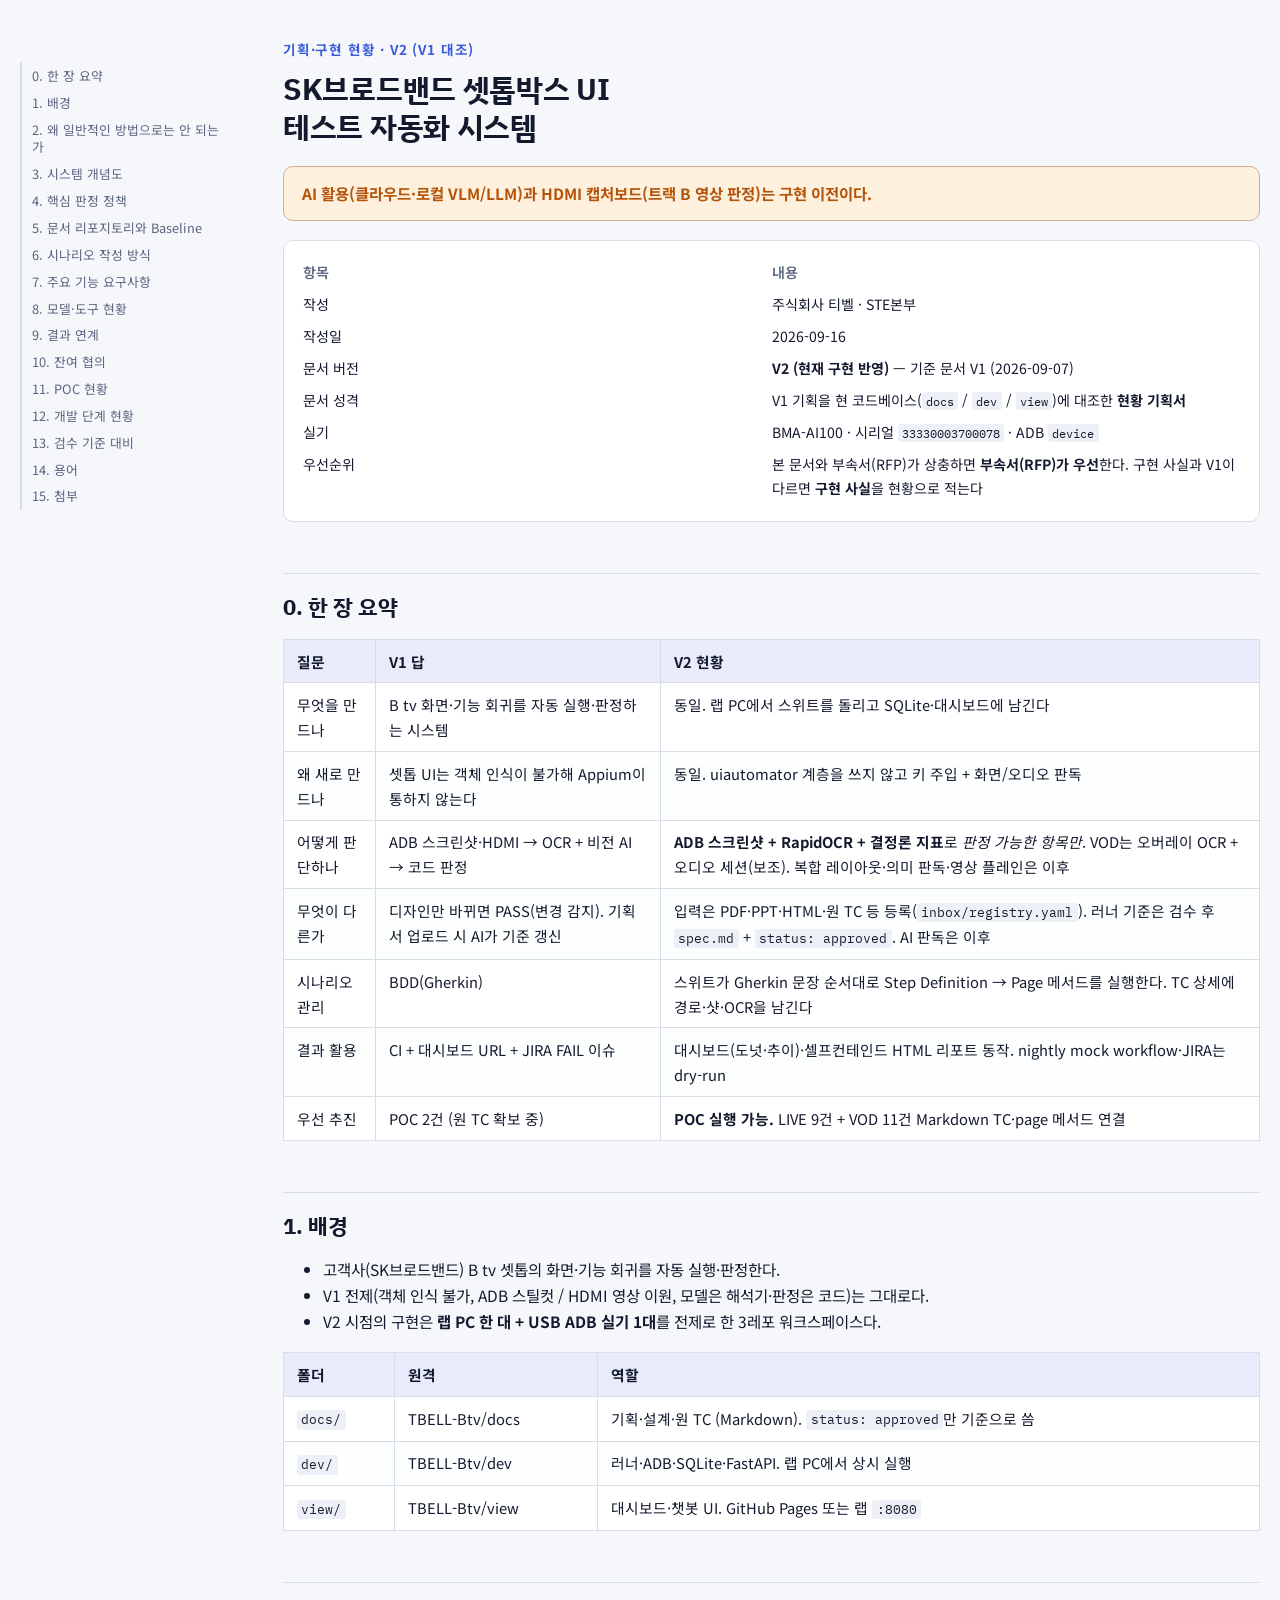
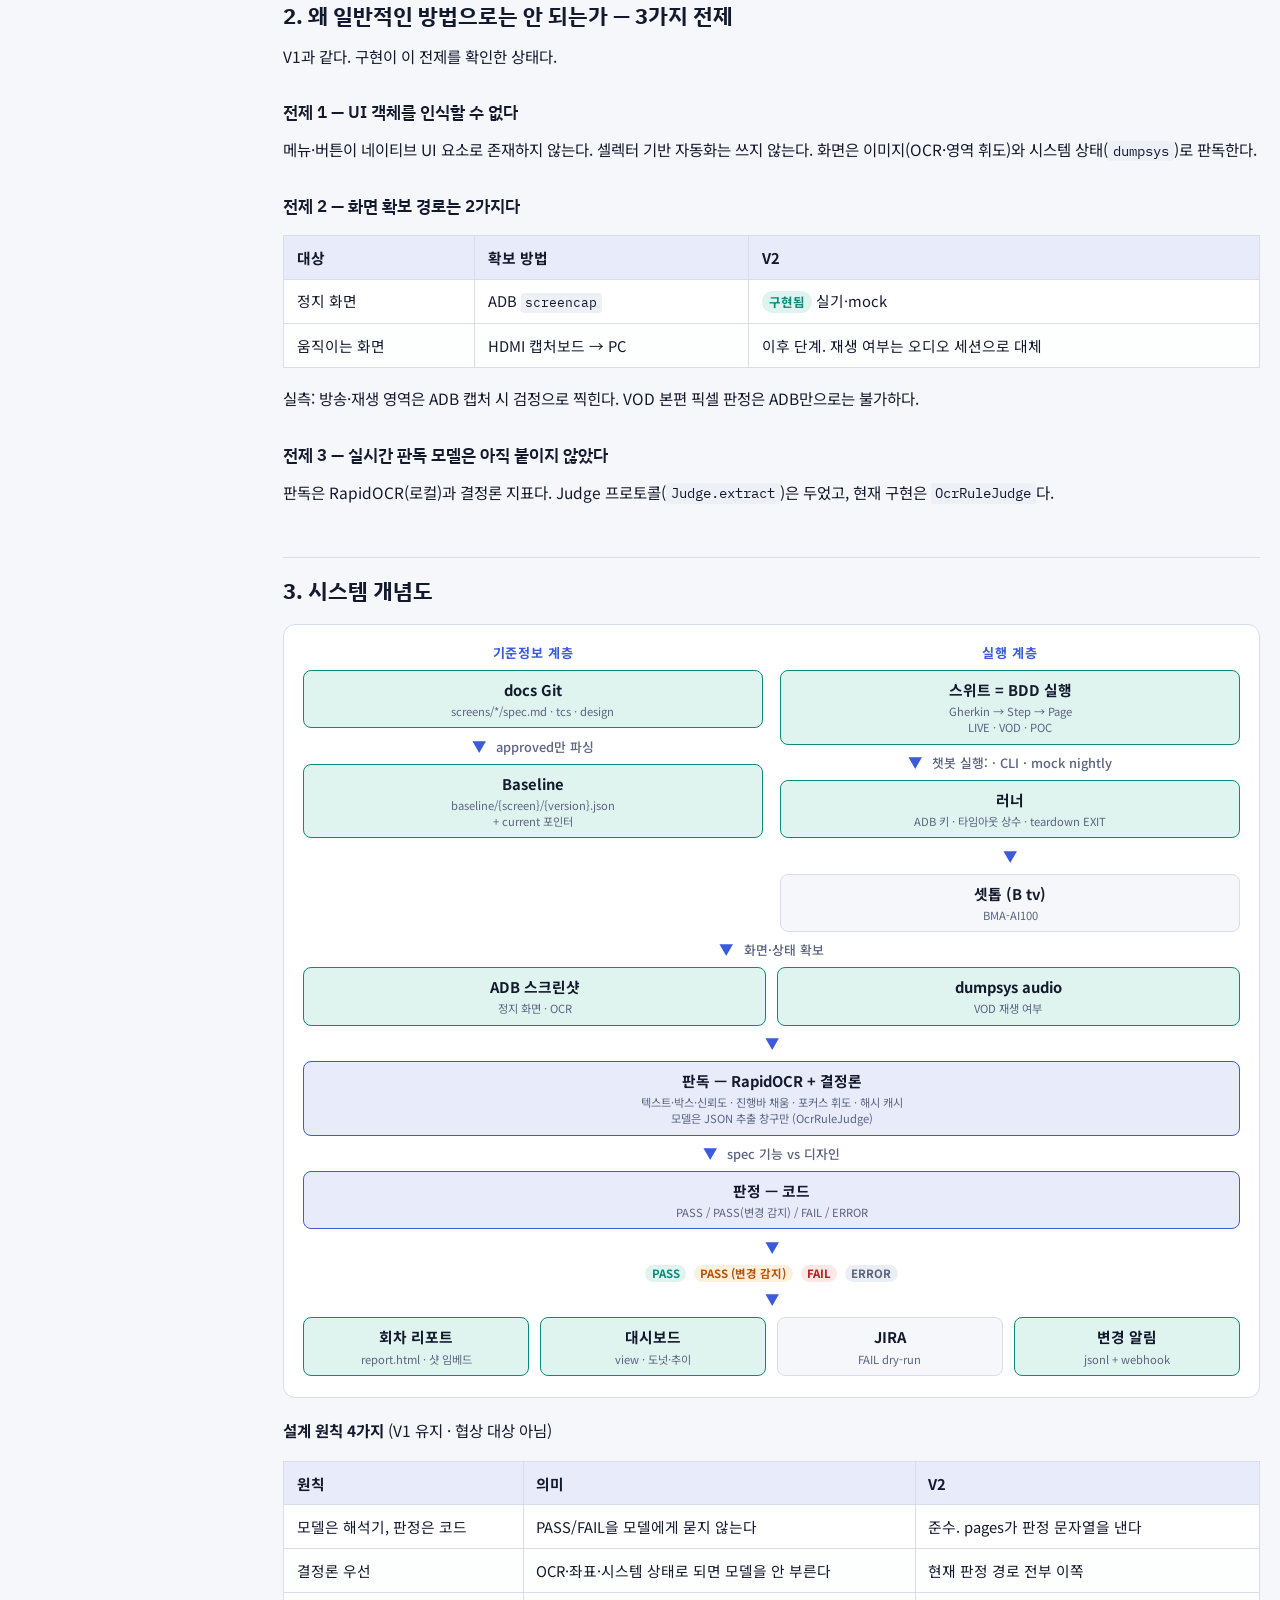
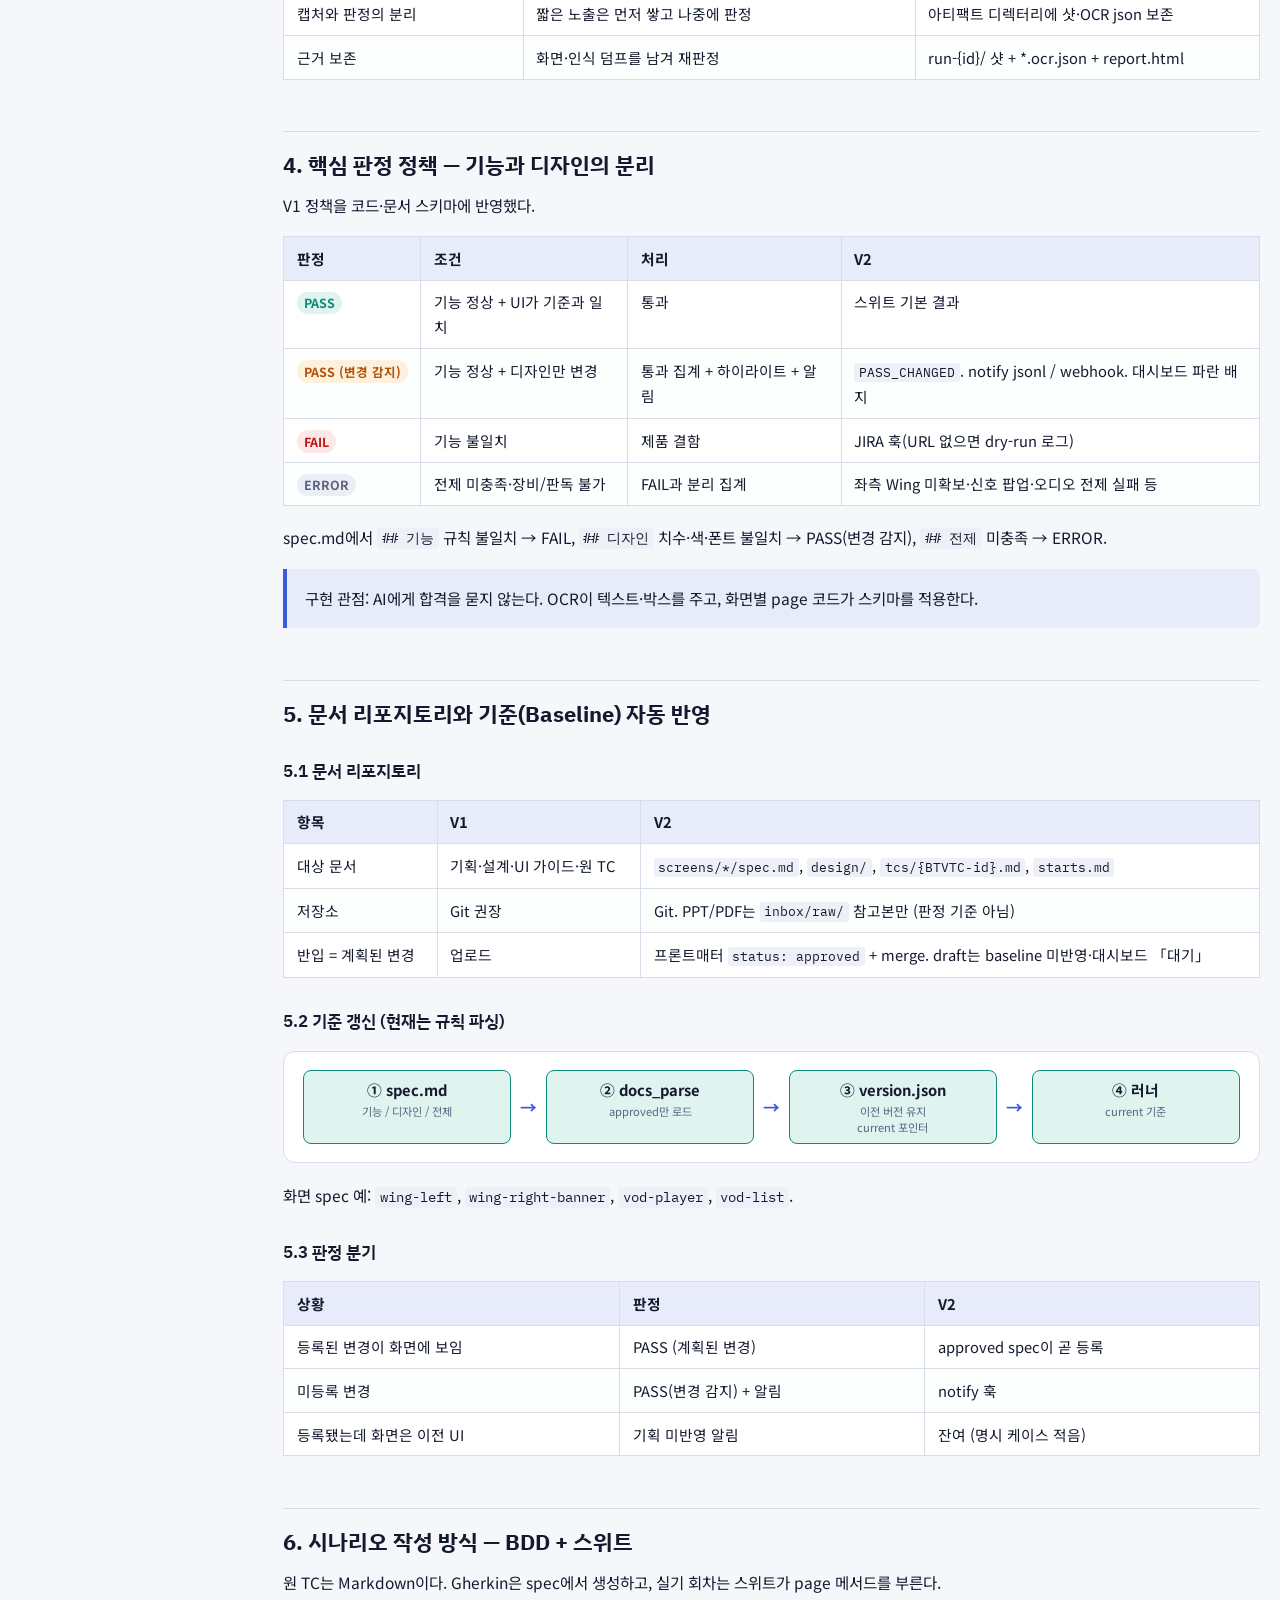
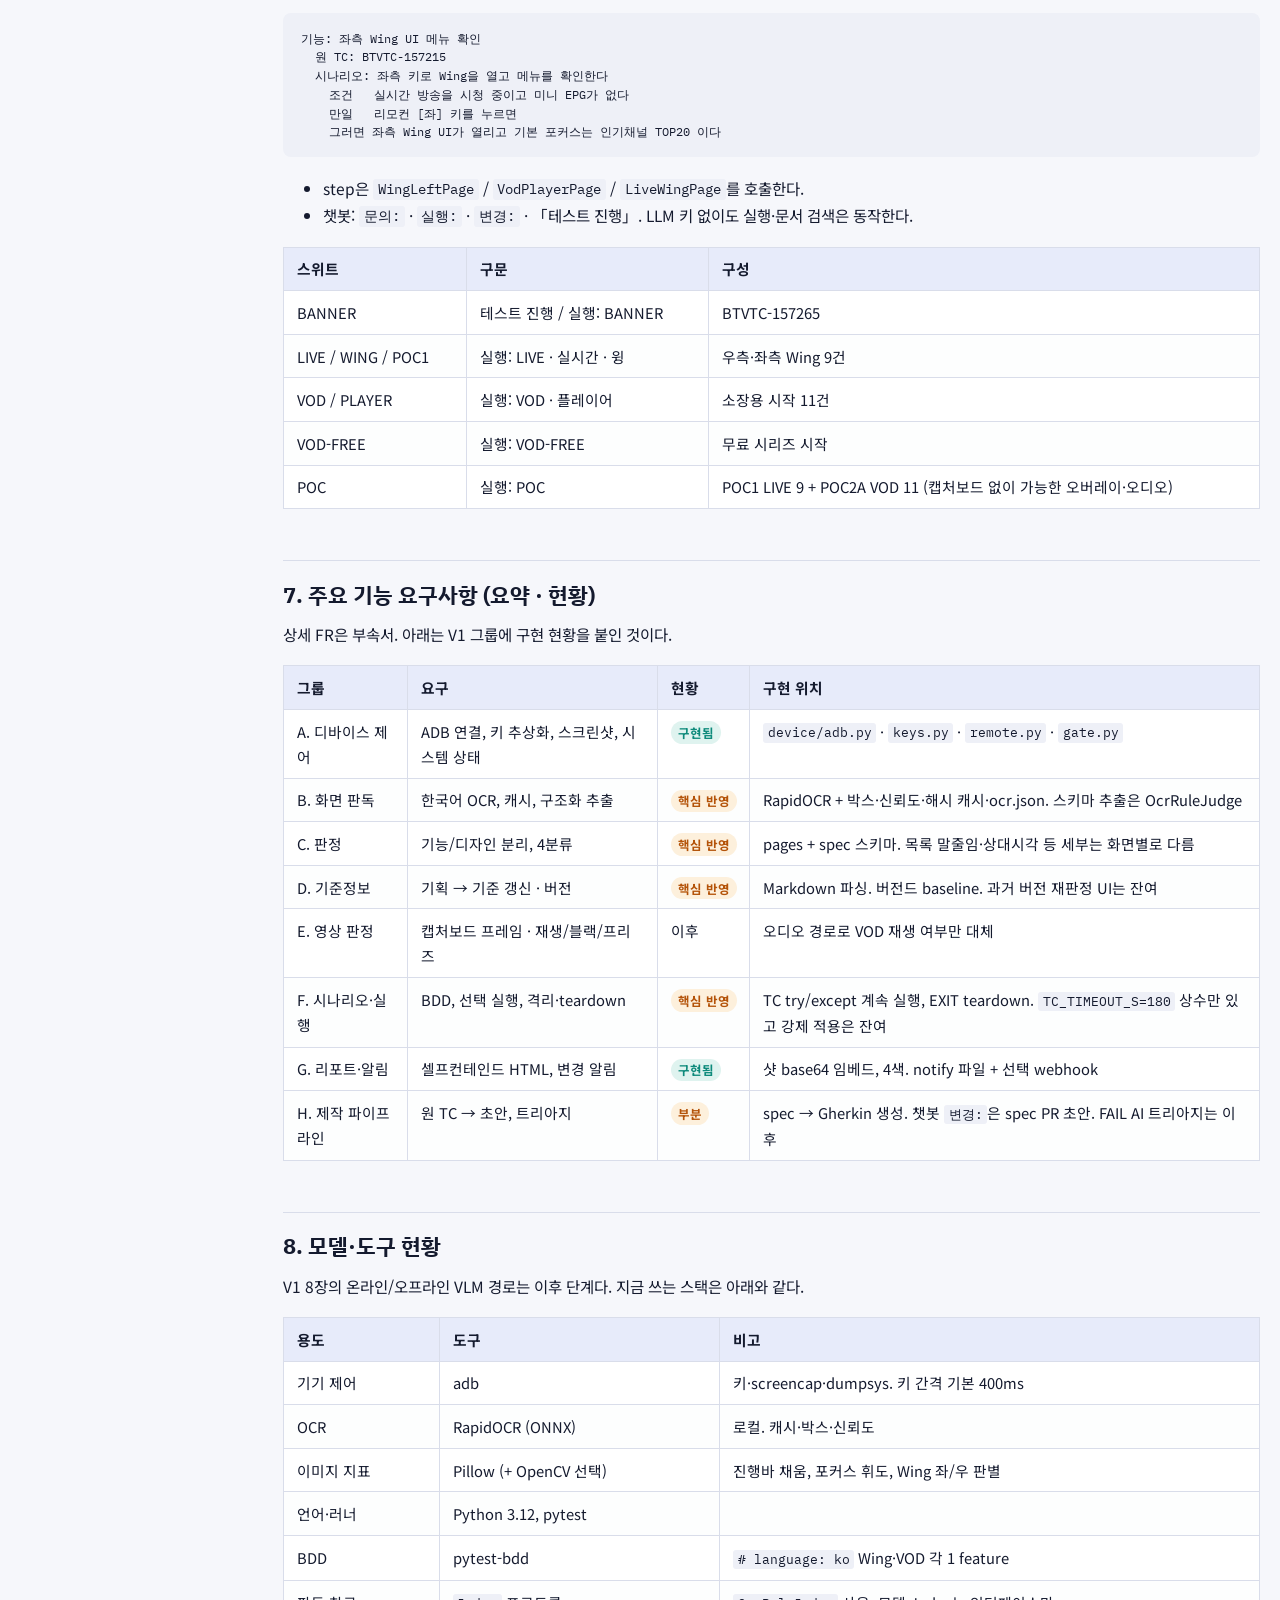
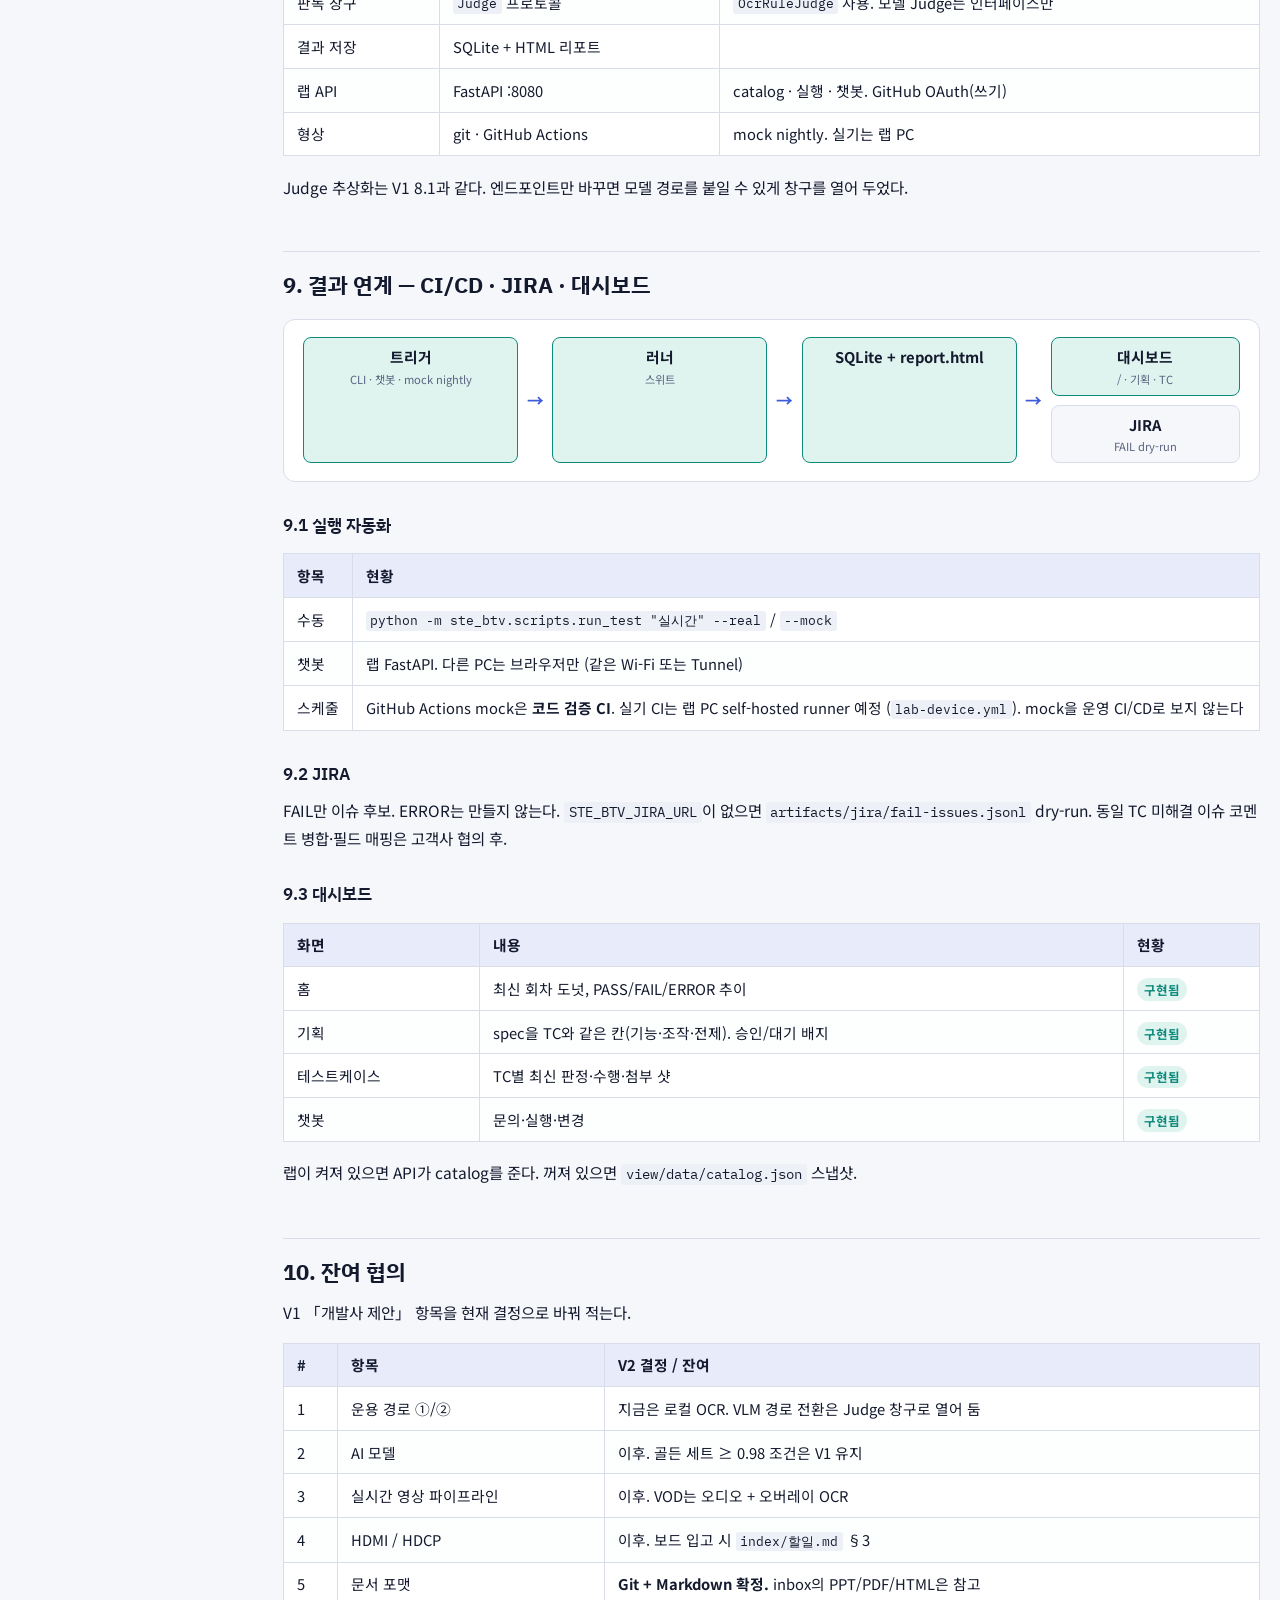
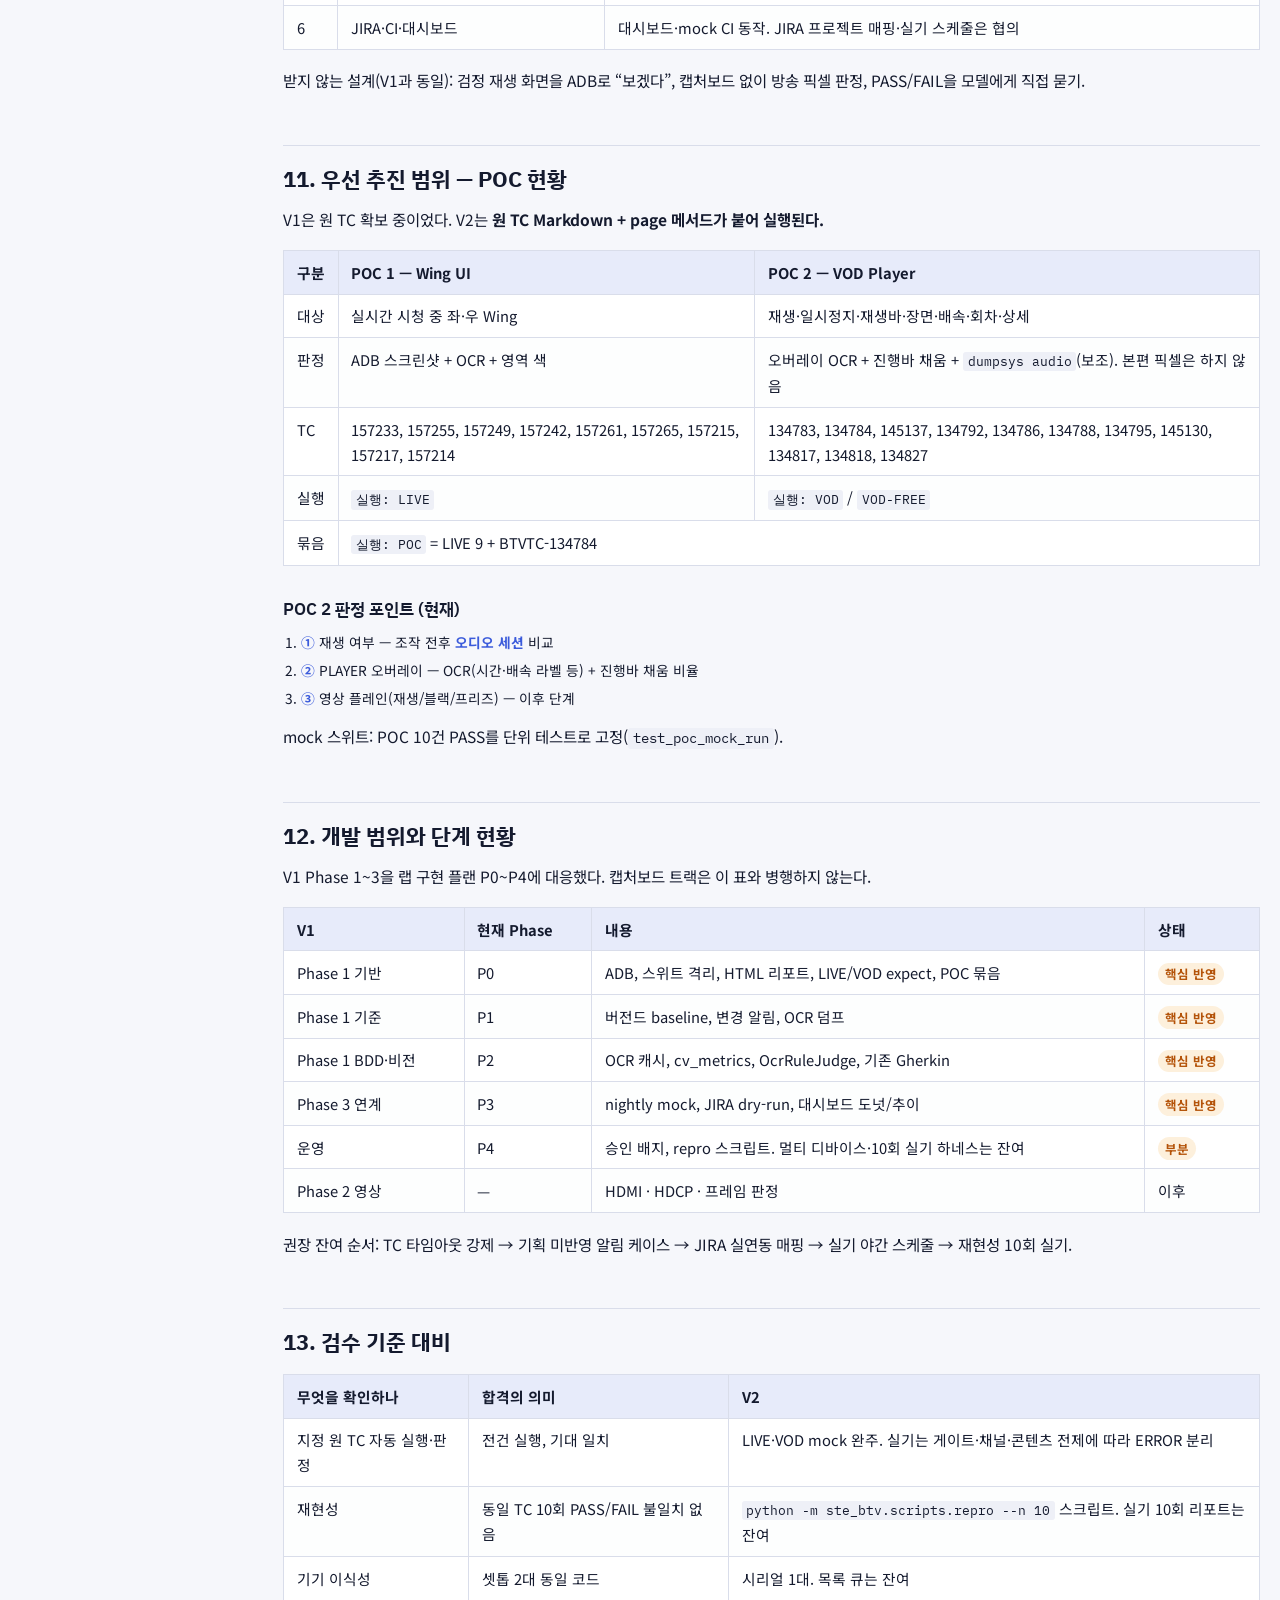
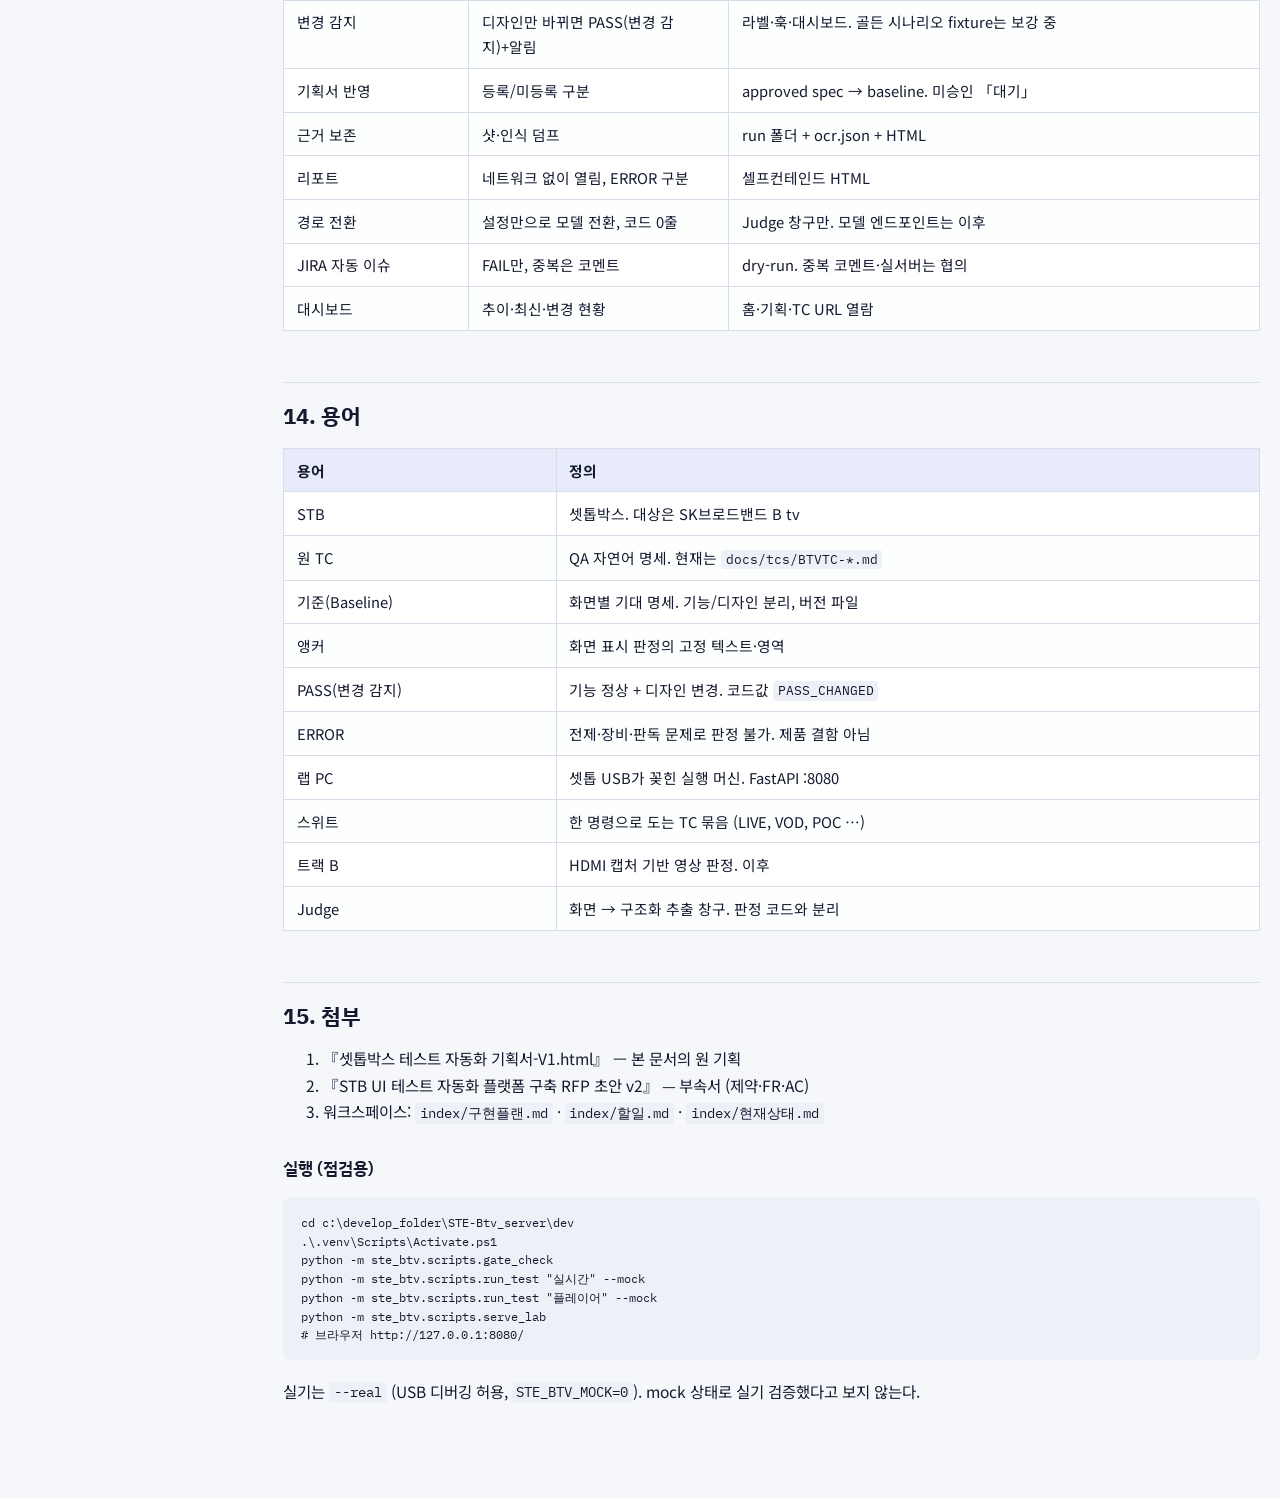
<file: docs/셋톱박스 테스트 자동화 기획서-V2.html>
<!doctype html>
<html lang="ko">
<head>
<meta charset="utf-8">
<meta name="viewport" content="width=device-width, initial-scale=1">
<title>SK브로드밴드 셋톱박스 UI 테스트 자동화 — 기획·구현 현황 V2</title>
<link rel="stylesheet" href="https://fonts.googleapis.com/css2?family=IBM+Plex+Sans+KR:wght@500;600;700&family=Noto+Sans+KR:wght@400;500;700&family=IBM+Plex+Mono:wght@400;500&display=swap">
<style>
:root{
  --bg:#F6F7FB; --surface:#FFFFFF; --ink:#141A2E; --muted:#5B6480; --line:#D9DDEA;
  --accent:#3B5BDB; --accent-soft:#E7EBFA;
  --pass:#0E8A7B; --pass-soft:#DFF3EF;
  --notify:#B45309; --notify-soft:#FDF0DC;
  --fail:#B91C1C; --fail-soft:#FDE7E7;
  --err:#5B6480; --err-soft:#ECEEF5;
  --code-bg:#EEF0F7;
}
@media (prefers-color-scheme: dark){
  :root{
    --bg:#0F1220; --surface:#171B2E; --ink:#E8EAF3; --muted:#9AA3C0; --line:#2A3050;
    --accent:#8AA0FF; --accent-soft:#1E2748;
    --pass:#3FC1AE; --pass-soft:#12312E;
    --notify:#F2B36B; --notify-soft:#3A2A14;
    --fail:#F87171; --fail-soft:#3B1717;
    --err:#9AA3C0; --err-soft:#232945;
    --code-bg:#1E2338;
  }
}
*{box-sizing:border-box}
body{margin:0;background:var(--bg);color:var(--ink);font-family:"Noto Sans KR",-apple-system,"Apple SD Gothic Neo","Malgun Gothic",sans-serif;font-size:15.5px;line-height:1.7;-webkit-font-smoothing:antialiased}
h1,h2,h3,h4{font-family:"IBM Plex Sans KR","Noto Sans KR",sans-serif;text-wrap:balance;line-height:1.3;margin:0}
h1{font-size:1.85rem;font-weight:700;letter-spacing:-.01em}
h2{font-size:1.35rem;font-weight:700;margin-top:3.2rem;padding-top:1.2rem;border-top:1px solid var(--line)}
h3{font-size:1.06rem;font-weight:600;margin-top:2rem}
p{margin:.8rem 0}
a{color:var(--accent)}
strong{font-weight:700}
code,pre{font-family:"IBM Plex Mono",ui-monospace,SFMono-Regular,Menlo,monospace}
code{background:var(--code-bg);padding:.1em .35em;border-radius:3px;font-size:.88em}
pre{background:var(--code-bg);padding:1rem 1.1rem;border-radius:8px;overflow-x:auto;font-size:.78rem;line-height:1.5;margin:1.1rem 0}
pre code{background:none;padding:0;font-size:inherit}
hr{border:none;border-top:1px solid var(--line);margin:2.4rem 0}
blockquote{margin:1.1rem 0;padding:.75rem 1.1rem;border-left:4px solid var(--accent);background:var(--accent-soft);border-radius:0 8px 8px 0}
blockquote p{margin:.3rem 0}
table{border-collapse:collapse;width:100%;margin:1.1rem 0;font-size:.92rem;background:var(--surface)}
th,td{border:1px solid var(--line);padding:.55rem .8rem;text-align:left;vertical-align:top}
th{background:var(--accent-soft);font-weight:700;white-space:nowrap}
tr:nth-child(even) td{background:color-mix(in srgb,var(--surface) 96%,var(--line))}
.badge{display:inline-block;padding:.05em .55em;border-radius:99px;font-weight:700;font-size:.85em;white-space:nowrap}
.badge.pass{background:var(--pass-soft);color:var(--pass)}
.badge.notify{background:var(--notify-soft);color:var(--notify)}
.badge.fail{background:var(--fail-soft);color:var(--fail)}
.badge.error{background:var(--err-soft);color:var(--err)}
.dgm{background:var(--surface);border:1px solid var(--line);border-radius:12px;padding:1.1rem 1.2rem;margin:1.2rem 0;font-size:.84rem;line-height:1.45}
.dgm .box{border:1.5px solid var(--line);border-radius:8px;padding:.5rem .75rem;background:var(--bg);text-align:center;flex:1;min-width:140px}
.dgm .box b{display:block;font-size:.92rem}
.dgm .box small{display:block;color:var(--muted);margin-top:.18rem}
.dgm .box.accent{border-color:var(--accent);background:var(--accent-soft)}
.dgm .box.done{border-color:var(--pass);background:var(--pass-soft)}
.dgm .row{display:flex;gap:.7rem;justify-content:center;flex-wrap:wrap;margin:.2rem 0}
.dgm .arrow{text-align:center;color:var(--accent);font-weight:700;margin:.45rem 0;font-size:.9rem}
.dgm .arrow span{color:var(--muted);font-weight:500;font-size:.8rem;margin-left:.4rem}
.dgm .cols2{display:grid;grid-template-columns:1fr 1fr;gap:1.1rem}
@media(max-width:700px){.dgm .cols2{grid-template-columns:1fr}}
.dgm .lane{display:flex;flex-direction:column}
.dgm .lane .box{flex:none}
.dgm .lanelbl{text-align:center;font-weight:700;color:var(--accent);margin-bottom:.5rem;font-size:.82rem;letter-spacing:.05em}
.dgm .hflow{display:flex;align-items:stretch;gap:.55rem;flex-wrap:wrap;justify-content:center}
.dgm .harrow{align-self:center;color:var(--accent);font-weight:700;font-size:1.05rem}
.dgm .stack{display:flex;flex-direction:column;gap:.55rem;flex:1;min-width:150px}
.dgm .badges{gap:.5rem;align-items:center}
.legend{font-size:.86rem;margin:.7rem 0 0;padding-left:1.1rem}
.legend li{margin:.3rem 0}
.legend b{color:var(--accent)}
.wrap{display:grid;grid-template-columns:1fr;max-width:1380px;margin:0 auto;padding:0 1.25rem 5rem}
@media(min-width:1020px){.wrap{grid-template-columns:215px minmax(0,1fr);gap:3rem}}
nav.toc{display:none}
@media(min-width:1020px){
  nav.toc{display:block;position:sticky;top:1.5rem;align-self:start;padding-top:2.4rem;font-size:.8rem;max-height:calc(100vh - 3rem);overflow-y:auto}
  nav.toc a{display:block;color:var(--muted);text-decoration:none;padding:.28rem .6rem;border-left:2px solid var(--line);line-height:1.4}
  nav.toc a:hover{color:var(--accent);border-left-color:var(--accent)}
}
header.doc{padding:2.4rem 0 0}
.kicker{color:var(--accent);font-weight:700;font-size:.85rem;letter-spacing:.06em;margin-bottom:.5rem}
.meta{margin-top:1.2rem;padding:1rem 1.2rem;background:var(--surface);border:1px solid var(--line);border-radius:10px;font-size:.88rem}
.meta table{margin:0;font-size:inherit;background:none}
.meta th{white-space:nowrap;width:8.5em;background:none;color:var(--muted);font-weight:600;border:none;padding:.25rem .8rem .25rem 0}
.meta td{border:none;padding:.25rem 0}
.meta tr td{background:none!important}
.hold{margin:1.2rem 0 0;padding:.85rem 1.15rem;background:var(--notify-soft);border:1px solid color-mix(in srgb,var(--notify) 35%,var(--line));border-radius:10px;font-weight:700;color:var(--notify)}
main{min-width:0}
@media print{
  body{background:#fff;font-size:11.5px}
  nav.toc{display:none}
  .wrap{grid-template-columns:1fr;max-width:none;padding:0}
  h2{break-after:avoid}
  table,pre,blockquote,.dgm{break-inside:avoid}
}
</style>
</head>
<body>
<div class="wrap">
  <nav class="toc">
    <a href="#0-한-장-요약">0. 한 장 요약</a>
    <a href="#1-배경">1. 배경</a>
    <a href="#2-왜-일반적인-방법으로는-안-되는가">2. 왜 일반적인 방법으로는 안 되는가</a>
    <a href="#3-시스템-개념도">3. 시스템 개념도</a>
    <a href="#4-핵심-판정-정책">4. 핵심 판정 정책</a>
    <a href="#5-문서-리포지토리와-baseline">5. 문서 리포지토리와 Baseline</a>
    <a href="#6-시나리오-작성-방식">6. 시나리오 작성 방식</a>
    <a href="#7-주요-기능-요구사항">7. 주요 기능 요구사항</a>
    <a href="#8-모델도구-현황">8. 모델·도구 현황</a>
    <a href="#9-결과-연계">9. 결과 연계</a>
    <a href="#10-잔여-협의">10. 잔여 협의</a>
    <a href="#11-poc-현황">11. POC 현황</a>
    <a href="#12-개발-단계-현황">12. 개발 단계 현황</a>
    <a href="#13-검수-기준-대비">13. 검수 기준 대비</a>
    <a href="#14-용어">14. 용어</a>
    <a href="#15-첨부">15. 첨부</a>
  </nav>
  <main>
    <header class="doc">
      <div class="kicker">기획·구현 현황 · V2 (V1 대조)</div>
      <h1>SK브로드밴드 셋톱박스 UI<br>테스트 자동화 시스템</h1>
      <p class="hold">AI 활용(클라우드·로컬 VLM/LLM)과 HDMI 캡처보드(트랙 B 영상 판정)는 구현 이전이다.</p>
      <div class="meta"><table>
<thead>
<tr><th>항목</th><th>내용</th></tr>
</thead>
<tbody>
<tr><td>작성</td><td>주식회사 티벨 · STE본부</td></tr>
<tr><td>작성일</td><td>2026-09-16</td></tr>
<tr><td>문서 버전</td><td><strong>V2 (현재 구현 반영)</strong> — 기준 문서 V1 (2026-09-07)</td></tr>
<tr><td>문서 성격</td><td>V1 기획을 현 코드베이스(<code>docs</code> / <code>dev</code> / <code>view</code>)에 대조한 <strong>현황 기획서</strong></td></tr>
<tr><td>실기</td><td>BMA-AI100 · 시리얼 <code>33330003700078</code> · ADB <code>device</code></td></tr>
<tr><td>우선순위</td><td>본 문서와 부속서(RFP)가 상충하면 <strong>부속서(RFP)가 우선</strong>한다. 구현 사실과 V1이 다르면 <strong>구현 사실</strong>을 현황으로 적는다</td></tr>
</tbody>
</table></div>
    </header>

    <h2 id="0-한-장-요약">0. 한 장 요약</h2>
<table>
<thead>
<tr><th>질문</th><th>V1 답</th><th>V2 현황</th></tr>
</thead>
<tbody>
<tr>
  <td>무엇을 만드나</td>
  <td>B tv 화면·기능 회귀를 자동 실행·판정하는 시스템</td>
  <td>동일. 랩 PC에서 스위트를 돌리고 SQLite·대시보드에 남긴다</td>
</tr>
<tr>
  <td>왜 새로 만드나</td>
  <td>셋톱 UI는 객체 인식이 불가해 Appium이 통하지 않는다</td>
  <td>동일. uiautomator 계층을 쓰지 않고 키 주입 + 화면/오디오 판독</td>
</tr>
<tr>
  <td>어떻게 판단하나</td>
  <td>ADB 스크린샷·HDMI → OCR + 비전 AI → 코드 판정</td>
  <td><strong>ADB 스크린샷 + RapidOCR + 결정론 지표</strong>로 <em>판정 가능한 항목만</em>. VOD는 오버레이 OCR + 오디오 세션(보조). 복합 레이아웃·의미 판독·영상 플레인은 이후</td>
</tr>
<tr>
  <td>무엇이 다른가</td>
  <td>디자인만 바뀌면 PASS(변경 감지). 기획서 업로드 시 AI가 기준 갱신</td>
  <td>입력은 PDF·PPT·HTML·원 TC 등 등록(<code>inbox/registry.yaml</code>). 러너 기준은 검수 후 <code>spec.md</code> + <code>status: approved</code>. AI 판독은 이후</td>
</tr>
<tr>
  <td>시나리오 관리</td>
  <td>BDD(Gherkin)</td>
  <td>스위트가 Gherkin 문장 순서대로 Step Definition → Page 메서드를 실행한다. TC 상세에 경로·샷·OCR을 남긴다</td>
</tr>
<tr>
  <td>결과 활용</td>
  <td>CI + 대시보드 URL + JIRA FAIL 이슈</td>
  <td>대시보드(도넛·추이)·셀프컨테인드 HTML 리포트 동작. nightly mock workflow·JIRA는 dry-run</td>
</tr>
<tr>
  <td>우선 추진</td>
  <td>POC 2건 (원 TC 확보 중)</td>
  <td><strong>POC 실행 가능.</strong> LIVE 9건 + VOD 11건 Markdown TC·page 메서드 연결</td>
</tr>
</tbody>
</table>

    <h2 id="1-배경">1. 배경</h2>
<ul>
<li>고객사(SK브로드밴드) B tv 셋톱의 화면·기능 회귀를 자동 실행·판정한다.</li>
<li>V1 전제(객체 인식 불가, ADB 스틸컷 / HDMI 영상 이원, 모델은 해석기·판정은 코드)는 그대로다.</li>
<li>V2 시점의 구현은 <strong>랩 PC 한 대 + USB ADB 실기 1대</strong>를 전제로 한 3레포 워크스페이스다.</li>
</ul>
<table>
<thead>
<tr><th>폴더</th><th>원격</th><th>역할</th></tr>
</thead>
<tbody>
<tr><td><code>docs/</code></td><td>TBELL-Btv/docs</td><td>기획·설계·원 TC (Markdown). <code>status: approved</code>만 기준으로 씀</td></tr>
<tr><td><code>dev/</code></td><td>TBELL-Btv/dev</td><td>러너·ADB·SQLite·FastAPI. 랩 PC에서 상시 실행</td></tr>
<tr><td><code>view/</code></td><td>TBELL-Btv/view</td><td>대시보드·챗봇 UI. GitHub Pages 또는 랩 <code>:8080</code></td></tr>
</tbody>
</table>

    <h2 id="2-왜-일반적인-방법으로는-안-되는가">2. 왜 일반적인 방법으로는 안 되는가 — 3가지 전제</h2>
<p>V1과 같다. 구현이 이 전제를 확인한 상태다.</p>
<h3>전제 1 — UI 객체를 인식할 수 없다</h3>
<p>메뉴·버튼이 네이티브 UI 요소로 존재하지 않는다. 셀렉터 기반 자동화는 쓰지 않는다. 화면은 이미지(OCR·영역 휘도)와 시스템 상태(<code>dumpsys</code>)로 판독한다.</p>
<h3>전제 2 — 화면 확보 경로는 2가지다</h3>
<table>
<thead>
<tr><th>대상</th><th>확보 방법</th><th>V2</th></tr>
</thead>
<tbody>
<tr><td>정지 화면</td><td>ADB <code>screencap</code></td><td><span class="badge pass">구현됨</span> 실기·mock</td></tr>
<tr><td>움직이는 화면</td><td>HDMI 캡처보드 → PC</td><td>이후 단계. 재생 여부는 오디오 세션으로 대체</td></tr>
</tbody>
</table>
<p>실측: 방송·재생 영역은 ADB 캡처 시 검정으로 찍힌다. VOD 본편 픽셀 판정은 ADB만으로는 불가하다.</p>
<h3>전제 3 — 실시간 판독 모델은 아직 붙이지 않았다</h3>
<p>판독은 RapidOCR(로컬)과 결정론 지표다. Judge 프로토콜(<code>Judge.extract</code>)은 두었고, 현재 구현은 <code>OcrRuleJudge</code>다.</p>

    <h2 id="3-시스템-개념도">3. 시스템 개념도</h2>
<div class="dgm">
  <div class="cols2">
    <div class="lane">
      <div class="lanelbl">기준정보 계층</div>
      <div class="box done"><b>docs Git</b><small>screens/*/spec.md · tcs · design</small></div>
      <div class="arrow">▼ <span>approved만 파싱</span></div>
      <div class="box done"><b>Baseline</b><small>baseline/{screen}/{version}.json<br>+ current 포인터</small></div>
    </div>
    <div class="lane">
      <div class="lanelbl">실행 계층</div>
      <div class="box done"><b>스위트 = BDD 실행</b><small>Gherkin → Step → Page<br>LIVE · VOD · POC</small></div>
      <div class="arrow">▼ <span>챗봇 실행: · CLI · mock nightly</span></div>
      <div class="box done"><b>러너</b><small>ADB 키 · 타임아웃 상수 · teardown EXIT</small></div>
      <div class="arrow">▼</div>
      <div class="box"><b>셋톱 (B tv)</b><small>BMA-AI100</small></div>
    </div>
  </div>
  <div class="arrow">▼ <span>화면·상태 확보</span></div>
  <div class="row">
    <div class="box done"><b>ADB 스크린샷</b><small>정지 화면 · OCR</small></div>
    <div class="box done"><b>dumpsys audio</b><small>VOD 재생 여부</small></div>
  </div>
  <div class="arrow">▼</div>
  <div class="box accent"><b>판독 — RapidOCR + 결정론</b><small>텍스트·박스·신뢰도 · 진행바 채움 · 포커스 휘도 · 해시 캐시<br>모델은 JSON 추출 창구만 (OcrRuleJudge)</small></div>
  <div class="arrow">▼ <span>spec 기능 vs 디자인</span></div>
  <div class="box accent"><b>판정 — 코드</b><small>PASS / PASS(변경 감지) / FAIL / ERROR</small></div>
  <div class="arrow">▼</div>
  <div class="row badges">
    <span class="badge pass">PASS</span>
    <span class="badge notify">PASS (변경 감지)</span>
    <span class="badge fail">FAIL</span>
    <span class="badge error">ERROR</span>
  </div>
  <div class="arrow">▼</div>
  <div class="row">
    <div class="box done"><b>회차 리포트</b><small>report.html · 샷 임베드</small></div>
    <div class="box done"><b>대시보드</b><small>view · 도넛·추이</small></div>
    <div class="box"><b>JIRA</b><small>FAIL dry-run</small></div>
    <div class="box done"><b>변경 알림</b><small>jsonl + webhook</small></div>
  </div>
</div>
<p><strong>설계 원칙 4가지</strong> (V1 유지 · 협상 대상 아님)</p>
<table>
<thead>
<tr><th>원칙</th><th>의미</th><th>V2</th></tr>
</thead>
<tbody>
<tr><td>모델은 해석기, 판정은 코드</td><td>PASS/FAIL을 모델에게 묻지 않는다</td><td>준수. pages가 판정 문자열을 낸다</td></tr>
<tr><td>결정론 우선</td><td>OCR·좌표·시스템 상태로 되면 모델을 안 부른다</td><td>현재 판정 경로 전부 이쪽</td></tr>
<tr><td>캡처와 판정의 분리</td><td>짧은 노출은 먼저 쌓고 나중에 판정</td><td>아티팩트 디렉터리에 샷·OCR json 보존</td></tr>
<tr><td>근거 보존</td><td>화면·인식 덤프를 남겨 재판정</td><td>run-{id}/ 샷 + *.ocr.json + report.html</td></tr>
</tbody>
</table>

    <h2 id="4-핵심-판정-정책">4. 핵심 판정 정책 — 기능과 디자인의 분리</h2>
<p>V1 정책을 코드·문서 스키마에 반영했다.</p>
<table>
<thead>
<tr><th>판정</th><th>조건</th><th>처리</th><th>V2</th></tr>
</thead>
<tbody>
<tr>
  <td><span class="badge pass">PASS</span></td>
  <td>기능 정상 + UI가 기준과 일치</td>
  <td>통과</td>
  <td>스위트 기본 결과</td>
</tr>
<tr>
  <td><span class="badge notify">PASS (변경 감지)</span></td>
  <td>기능 정상 + 디자인만 변경</td>
  <td>통과 집계 + 하이라이트 + 알림</td>
  <td><code>PASS_CHANGED</code>. notify jsonl / webhook. 대시보드 파란 배지</td>
</tr>
<tr>
  <td><span class="badge fail">FAIL</span></td>
  <td>기능 불일치</td>
  <td>제품 결함</td>
  <td>JIRA 훅(URL 없으면 dry-run 로그)</td>
</tr>
<tr>
  <td><span class="badge error">ERROR</span></td>
  <td>전제 미충족·장비/판독 불가</td>
  <td>FAIL과 분리 집계</td>
  <td>좌측 Wing 미확보·신호 팝업·오디오 전제 실패 등</td>
</tr>
</tbody>
</table>
<p>spec.md에서 <code>## 기능</code> 규칙 불일치 → FAIL, <code>## 디자인</code> 치수·색·폰트 불일치 → PASS(변경 감지), <code>## 전제</code> 미충족 → ERROR.</p>
<blockquote>
<p>구현 관점: AI에게 합격을 묻지 않는다. OCR이 텍스트·박스를 주고, 화면별 page 코드가 스키마를 적용한다.</p>
</blockquote>

    <h2 id="5-문서-리포지토리와-baseline">5. 문서 리포지토리와 기준(Baseline) 자동 반영</h2>
<h3>5.1 문서 리포지토리</h3>
<table>
<thead>
<tr><th>항목</th><th>V1</th><th>V2</th></tr>
</thead>
<tbody>
<tr><td>대상 문서</td><td>기획·설계·UI 가이드·원 TC</td><td><code>screens/*/spec.md</code>, <code>design/</code>, <code>tcs/{BTVTC-id}.md</code>, <code>starts.md</code></td></tr>
<tr><td>저장소</td><td>Git 권장</td><td>Git. PPT/PDF는 <code>inbox/raw/</code> 참고본만 (판정 기준 아님)</td></tr>
<tr><td>반입 = 계획된 변경</td><td>업로드</td><td>프론트매터 <code>status: approved</code> + merge. draft는 baseline 미반영·대시보드 「대기」</td></tr>
</tbody>
</table>
<h3>5.2 기준 갱신 (현재는 규칙 파싱)</h3>
<div class="dgm"><div class="hflow">
  <div class="box done"><b>① spec.md</b><small>기능 / 디자인 / 전제</small></div>
  <div class="harrow">→</div>
  <div class="box done"><b>② docs_parse</b><small>approved만 로드</small></div>
  <div class="harrow">→</div>
  <div class="box done"><b>③ version.json</b><small>이전 버전 유지<br>current 포인터</small></div>
  <div class="harrow">→</div>
  <div class="box done"><b>④ 러너</b><small>current 기준</small></div>
</div></div>
<p>화면 spec 예: <code>wing-left</code>, <code>wing-right-banner</code>, <code>vod-player</code>, <code>vod-list</code>.</p>
<h3>5.3 판정 분기</h3>
<table>
<thead>
<tr><th>상황</th><th>판정</th><th>V2</th></tr>
</thead>
<tbody>
<tr><td>등록된 변경이 화면에 보임</td><td>PASS (계획된 변경)</td><td>approved spec이 곧 등록</td></tr>
<tr><td>미등록 변경</td><td>PASS(변경 감지) + 알림</td><td>notify 훅</td></tr>
<tr><td>등록됐는데 화면은 이전 UI</td><td>기획 미반영 알림</td><td>잔여 (명시 케이스 적음)</td></tr>
</tbody>
</table>

    <h2 id="6-시나리오-작성-방식">6. 시나리오 작성 방식 — BDD + 스위트</h2>
<p>원 TC는 Markdown이다. Gherkin은 spec에서 생성하고, 실기 회차는 스위트가 page 메서드를 부른다.</p>
<pre><code>기능: 좌측 Wing UI 메뉴 확인
  원 TC: BTVTC-157215
  시나리오: 좌측 키로 Wing을 열고 메뉴를 확인한다
    조건   실시간 방송을 시청 중이고 미니 EPG가 없다
    만일   리모컨 [좌] 키를 누르면
    그러면 좌측 Wing UI가 열리고 기본 포커스는 인기채널 TOP20 이다</code></pre>
<ul>
<li>step은 <code>WingLeftPage</code> / <code>VodPlayerPage</code> / <code>LiveWingPage</code>를 호출한다.</li>
<li>챗봇: <code>문의:</code> · <code>실행:</code> · <code>변경:</code> · 「테스트 진행」. LLM 키 없이도 실행·문서 검색은 동작한다.</li>
</ul>
<table>
<thead>
<tr><th>스위트</th><th>구문</th><th>구성</th></tr>
</thead>
<tbody>
<tr><td>BANNER</td><td>테스트 진행 / 실행: BANNER</td><td>BTVTC-157265</td></tr>
<tr><td>LIVE / WING / POC1</td><td>실행: LIVE · 실시간 · 윙</td><td>우측·좌측 Wing 9건</td></tr>
<tr><td>VOD / PLAYER</td><td>실행: VOD · 플레이어</td><td>소장용 시작 11건</td></tr>
<tr><td>VOD-FREE</td><td>실행: VOD-FREE</td><td>무료 시리즈 시작</td></tr>
<tr><td>POC</td><td>실행: POC</td><td>POC1 LIVE 9 + POC2A VOD 11 (캡처보드 없이 가능한 오버레이·오디오)</td></tr>
</tbody>
</table>

    <h2 id="7-주요-기능-요구사항">7. 주요 기능 요구사항 (요약 · 현황)</h2>
<p>상세 FR은 부속서. 아래는 V1 그룹에 구현 현황을 붙인 것이다.</p>
<table>
<thead>
<tr><th>그룹</th><th>요구</th><th>현황</th><th>구현 위치</th></tr>
</thead>
<tbody>
<tr>
  <td>A. 디바이스 제어</td>
  <td>ADB 연결, 키 추상화, 스크린샷, 시스템 상태</td>
  <td><span class="badge pass">구현됨</span></td>
  <td><code>device/adb.py</code> · <code>keys.py</code> · <code>remote.py</code> · <code>gate.py</code></td>
</tr>
<tr>
  <td>B. 화면 판독</td>
  <td>한국어 OCR, 캐시, 구조화 추출</td>
  <td><span class="badge notify">핵심 반영</span></td>
  <td>RapidOCR + 박스·신뢰도·해시 캐시·ocr.json. 스키마 추출은 OcrRuleJudge</td>
</tr>
<tr>
  <td>C. 판정</td>
  <td>기능/디자인 분리, 4분류</td>
  <td><span class="badge notify">핵심 반영</span></td>
  <td>pages + spec 스키마. 목록 말줄임·상대시각 등 세부는 화면별로 다름</td>
</tr>
<tr>
  <td>D. 기준정보</td>
  <td>기획 → 기준 갱신 · 버전</td>
  <td><span class="badge notify">핵심 반영</span></td>
  <td>Markdown 파싱. 버전드 baseline. 과거 버전 재판정 UI는 잔여</td>
</tr>
<tr>
  <td>E. 영상 판정</td>
  <td>캡처보드 프레임 · 재생/블랙/프리즈</td>
  <td>이후</td>
  <td>오디오 경로로 VOD 재생 여부만 대체</td>
</tr>
<tr>
  <td>F. 시나리오·실행</td>
  <td>BDD, 선택 실행, 격리·teardown</td>
  <td><span class="badge notify">핵심 반영</span></td>
  <td>TC try/except 계속 실행, EXIT teardown. <code>TC_TIMEOUT_S=180</code> 상수만 있고 강제 적용은 잔여</td>
</tr>
<tr>
  <td>G. 리포트·알림</td>
  <td>셀프컨테인드 HTML, 변경 알림</td>
  <td><span class="badge pass">구현됨</span></td>
  <td>샷 base64 임베드, 4색. notify 파일 + 선택 webhook</td>
</tr>
<tr>
  <td>H. 제작 파이프라인</td>
  <td>원 TC → 초안, 트리아지</td>
  <td><span class="badge notify">부분</span></td>
  <td>spec → Gherkin 생성. 챗봇 <code>변경:</code>은 spec PR 초안. FAIL AI 트리아지는 이후</td>
</tr>
</tbody>
</table>

    <h2 id="8-모델도구-현황">8. 모델·도구 현황</h2>
<p>V1 8장의 온라인/오프라인 VLM 경로는 이후 단계다. 지금 쓰는 스택은 아래와 같다.</p>
<table>
<thead>
<tr><th>용도</th><th>도구</th><th>비고</th></tr>
</thead>
<tbody>
<tr><td>기기 제어</td><td>adb</td><td>키·screencap·dumpsys. 키 간격 기본 400ms</td></tr>
<tr><td>OCR</td><td>RapidOCR (ONNX)</td><td>로컬. 캐시·박스·신뢰도</td></tr>
<tr><td>이미지 지표</td><td>Pillow (+ OpenCV 선택)</td><td>진행바 채움, 포커스 휘도, Wing 좌/우 판별</td></tr>
<tr><td>언어·러너</td><td>Python 3.12, pytest</td><td></td></tr>
<tr><td>BDD</td><td>pytest-bdd</td><td><code># language: ko</code> Wing·VOD 각 1 feature</td></tr>
<tr><td>판독 창구</td><td><code>Judge</code> 프로토콜</td><td><code>OcrRuleJudge</code> 사용. 모델 Judge는 인터페이스만</td></tr>
<tr><td>결과 저장</td><td>SQLite + HTML 리포트</td><td></td></tr>
<tr><td>랩 API</td><td>FastAPI :8080</td><td>catalog · 실행 · 챗봇. GitHub OAuth(쓰기)</td></tr>
<tr><td>형상</td><td>git · GitHub Actions</td><td>mock nightly. 실기는 랩 PC</td></tr>
</tbody>
</table>
<p>Judge 추상화는 V1 8.1과 같다. 엔드포인트만 바꾸면 모델 경로를 붙일 수 있게 창구를 열어 두었다.</p>

    <h2 id="9-결과-연계">9. 결과 연계 — CI/CD · JIRA · 대시보드</h2>
<div class="dgm"><div class="hflow">
  <div class="box done"><b>트리거</b><small>CLI · 챗봇 · mock nightly</small></div>
  <div class="harrow">→</div>
  <div class="box done"><b>러너</b><small>스위트</small></div>
  <div class="harrow">→</div>
  <div class="box done"><b>SQLite + report.html</b></div>
  <div class="harrow">→</div>
  <div class="stack">
    <div class="box done"><b>대시보드</b><small>/ · 기획 · TC</small></div>
    <div class="box"><b>JIRA</b><small>FAIL dry-run</small></div>
  </div>
</div></div>
<h3>9.1 실행 자동화</h3>
<table>
<thead>
<tr><th>항목</th><th>현황</th></tr>
</thead>
<tbody>
<tr><td>수동</td><td><code>python -m ste_btv.scripts.run_test "실시간" --real</code> / <code>--mock</code></td></tr>
<tr><td>챗봇</td><td>랩 FastAPI. 다른 PC는 브라우저만 (같은 Wi-Fi 또는 Tunnel)</td></tr>
<tr><td>스케줄</td><td>GitHub Actions mock은 <strong>코드 검증 CI</strong>. 실기 CI는 랩 PC self-hosted runner 예정 (<code>lab-device.yml</code>). mock을 운영 CI/CD로 보지 않는다</td></tr>
</tbody>
</table>
<h3>9.2 JIRA</h3>
<p>FAIL만 이슈 후보. ERROR는 만들지 않는다. <code>STE_BTV_JIRA_URL</code>이 없으면 <code>artifacts/jira/fail-issues.jsonl</code> dry-run. 동일 TC 미해결 이슈 코멘트 병합·필드 매핑은 고객사 협의 후.</p>
<h3>9.3 대시보드</h3>
<table>
<thead>
<tr><th>화면</th><th>내용</th><th>현황</th></tr>
</thead>
<tbody>
<tr><td>홈</td><td>최신 회차 도넛, PASS/FAIL/ERROR 추이</td><td><span class="badge pass">구현됨</span></td></tr>
<tr><td>기획</td><td>spec을 TC와 같은 칸(기능·조작·전제). 승인/대기 배지</td><td><span class="badge pass">구현됨</span></td></tr>
<tr><td>테스트케이스</td><td>TC별 최신 판정·수행·첨부 샷</td><td><span class="badge pass">구현됨</span></td></tr>
<tr><td>챗봇</td><td>문의·실행·변경</td><td><span class="badge pass">구현됨</span></td></tr>
</tbody>
</table>
<p>랩이 켜져 있으면 API가 catalog를 준다. 꺼져 있으면 <code>view/data/catalog.json</code> 스냅샷.</p>

    <h2 id="10-잔여-협의">10. 잔여 협의</h2>
<p>V1 「개발사 제안」 항목을 현재 결정으로 바꿔 적는다.</p>
<table>
<thead>
<tr><th>#</th><th>항목</th><th>V2 결정 / 잔여</th></tr>
</thead>
<tbody>
<tr><td>1</td><td>운용 경로 ①/②</td><td>지금은 로컬 OCR. VLM 경로 전환은 Judge 창구로 열어 둠</td></tr>
<tr><td>2</td><td>AI 모델</td><td>이후. 골든 세트 ≥ 0.98 조건은 V1 유지</td></tr>
<tr><td>3</td><td>실시간 영상 파이프라인</td><td>이후. VOD는 오디오 + 오버레이 OCR</td></tr>
<tr><td>4</td><td>HDMI / HDCP</td><td>이후. 보드 입고 시 <code>index/할일.md</code> §3</td></tr>
<tr><td>5</td><td>문서 포맷</td><td><strong>Git + Markdown 확정.</strong> inbox의 PPT/PDF/HTML은 참고</td></tr>
<tr><td>6</td><td>JIRA·CI·대시보드</td><td>대시보드·mock CI 동작. JIRA 프로젝트 매핑·실기 스케줄은 협의</td></tr>
</tbody>
</table>
<p>받지 않는 설계(V1과 동일): 검정 재생 화면을 ADB로 “보겠다”, 캡처보드 없이 방송 픽셀 판정, PASS/FAIL을 모델에게 직접 묻기.</p>

    <h2 id="11-poc-현황">11. 우선 추진 범위 — POC 현황</h2>
<p>V1은 원 TC 확보 중이었다. V2는 <strong>원 TC Markdown + page 메서드가 붙어 실행된다.</strong></p>
<table>
<thead>
<tr><th>구분</th><th>POC 1 — Wing UI</th><th>POC 2 — VOD Player</th></tr>
</thead>
<tbody>
<tr>
  <td>대상</td>
  <td>실시간 시청 중 좌·우 Wing</td>
  <td>재생·일시정지·재생바·장면·배속·회차·상세</td>
</tr>
<tr>
  <td>판정</td>
  <td>ADB 스크린샷 + OCR + 영역 색</td>
  <td>오버레이 OCR + 진행바 채움 + <code>dumpsys audio</code>(보조). 본편 픽셀은 하지 않음</td>
</tr>
<tr>
  <td>TC</td>
  <td>157233, 157255, 157249, 157242, 157261, 157265, 157215, 157217, 157214</td>
  <td>134783, 134784, 145137, 134792, 134786, 134788, 134795, 145130, 134817, 134818, 134827</td>
</tr>
<tr>
  <td>실행</td>
  <td><code>실행: LIVE</code></td>
  <td><code>실행: VOD</code> / <code>VOD-FREE</code></td>
</tr>
<tr>
  <td>묶음</td>
  <td colspan="2"><code>실행: POC</code> = LIVE 9 + BTVTC-134784</td>
</tr>
</tbody>
</table>
<h3>POC 2 판정 포인트 (현재)</h3>
<ol class="legend">
  <li><b>①</b> 재생 여부 — 조작 전후 <b>오디오 세션</b> 비교</li>
  <li><b>②</b> PLAYER 오버레이 — OCR(시간·배속 라벨 등) + 진행바 채움 비율</li>
  <li><b>③</b> 영상 플레인(재생/블랙/프리즈) — 이후 단계</li>
</ol>
<p>mock 스위트: POC 10건 PASS를 단위 테스트로 고정(<code>test_poc_mock_run</code>).</p>

    <h2 id="12-개발-단계-현황">12. 개발 범위와 단계 현황</h2>
<p>V1 Phase 1~3을 랩 구현 플랜 P0~P4에 대응했다. 캡처보드 트랙은 이 표와 병행하지 않는다.</p>
<table>
<thead>
<tr><th>V1</th><th>현재 Phase</th><th>내용</th><th>상태</th></tr>
</thead>
<tbody>
<tr>
  <td>Phase 1 기반</td>
  <td>P0</td>
  <td>ADB, 스위트 격리, HTML 리포트, LIVE/VOD expect, POC 묶음</td>
  <td><span class="badge notify">핵심 반영</span></td>
</tr>
<tr>
  <td>Phase 1 기준</td>
  <td>P1</td>
  <td>버전드 baseline, 변경 알림, OCR 덤프</td>
  <td><span class="badge notify">핵심 반영</span></td>
</tr>
<tr>
  <td>Phase 1 BDD·비전</td>
  <td>P2</td>
  <td>OCR 캐시, cv_metrics, OcrRuleJudge, 기존 Gherkin</td>
  <td><span class="badge notify">핵심 반영</span></td>
</tr>
<tr>
  <td>Phase 3 연계</td>
  <td>P3</td>
  <td>nightly mock, JIRA dry-run, 대시보드 도넛/추이</td>
  <td><span class="badge notify">핵심 반영</span></td>
</tr>
<tr>
  <td>운영</td>
  <td>P4</td>
  <td>승인 배지, repro 스크립트. 멀티 디바이스·10회 실기 하네스는 잔여</td>
  <td><span class="badge notify">부분</span></td>
</tr>
<tr>
  <td>Phase 2 영상</td>
  <td>—</td>
  <td>HDMI · HDCP · 프레임 판정</td>
  <td>이후</td>
</tr>
</tbody>
</table>
<p>권장 잔여 순서: TC 타임아웃 강제 → 기획 미반영 알림 케이스 → JIRA 실연동 매핑 → 실기 야간 스케줄 → 재현성 10회 실기.</p>

    <h2 id="13-검수-기준-대비">13. 검수 기준 대비</h2>
<table>
<thead>
<tr><th>무엇을 확인하나</th><th>합격의 의미</th><th>V2</th></tr>
</thead>
<tbody>
<tr><td>지정 원 TC 자동 실행·판정</td><td>전건 실행, 기대 일치</td><td>LIVE·VOD mock 완주. 실기는 게이트·채널·콘텐츠 전제에 따라 ERROR 분리</td></tr>
<tr><td>재현성</td><td>동일 TC 10회 PASS/FAIL 불일치 없음</td><td><code>python -m ste_btv.scripts.repro --n 10</code> 스크립트. 실기 10회 리포트는 잔여</td></tr>
<tr><td>기기 이식성</td><td>셋톱 2대 동일 코드</td><td>시리얼 1대. 목록 큐는 잔여</td></tr>
<tr><td>변경 감지</td><td>디자인만 바뀌면 PASS(변경 감지)+알림</td><td>라벨·훅·대시보드. 골든 시나리오 fixture는 보강 중</td></tr>
<tr><td>기획서 반영</td><td>등록/미등록 구분</td><td>approved spec → baseline. 미승인 「대기」</td></tr>
<tr><td>근거 보존</td><td>샷·인식 덤프</td><td>run 폴더 + ocr.json + HTML</td></tr>
<tr><td>리포트</td><td>네트워크 없이 열림, ERROR 구분</td><td>셀프컨테인드 HTML</td></tr>
<tr><td>경로 전환</td><td>설정만으로 모델 전환, 코드 0줄</td><td>Judge 창구만. 모델 엔드포인트는 이후</td></tr>
<tr><td>JIRA 자동 이슈</td><td>FAIL만, 중복은 코멘트</td><td>dry-run. 중복 코멘트·실서버는 협의</td></tr>
<tr><td>대시보드</td><td>추이·최신·변경 현황</td><td>홈·기획·TC URL 열람</td></tr>
</tbody>
</table>

    <h2 id="14-용어">14. 용어</h2>
<table>
<thead>
<tr><th>용어</th><th>정의</th></tr>
</thead>
<tbody>
<tr><td>STB</td><td>셋톱박스. 대상은 SK브로드밴드 B tv</td></tr>
<tr><td>원 TC</td><td>QA 자연어 명세. 현재는 <code>docs/tcs/BTVTC-*.md</code></td></tr>
<tr><td>기준(Baseline)</td><td>화면별 기대 명세. 기능/디자인 분리, 버전 파일</td></tr>
<tr><td>앵커</td><td>화면 표시 판정의 고정 텍스트·영역</td></tr>
<tr><td>PASS(변경 감지)</td><td>기능 정상 + 디자인 변경. 코드값 <code>PASS_CHANGED</code></td></tr>
<tr><td>ERROR</td><td>전제·장비·판독 문제로 판정 불가. 제품 결함 아님</td></tr>
<tr><td>랩 PC</td><td>셋톱 USB가 꽂힌 실행 머신. FastAPI :8080</td></tr>
<tr><td>스위트</td><td>한 명령으로 도는 TC 묶음 (LIVE, VOD, POC …)</td></tr>
<tr><td>트랙 B</td><td>HDMI 캡처 기반 영상 판정. 이후</td></tr>
<tr><td>Judge</td><td>화면 → 구조화 추출 창구. 판정 코드와 분리</td></tr>
</tbody>
</table>

    <h2 id="15-첨부">15. 첨부</h2>
<ol>
<li>『셋톱박스 테스트 자동화 기획서-V1.html』 — 본 문서의 원 기획</li>
<li>『STB UI 테스트 자동화 플랫폼 구축 RFP 초안 v2』 — 부속서 (제약·FR·AC)</li>
<li>워크스페이스: <code>index/구현플랜.md</code> · <code>index/할일.md</code> · <code>index/현재상태.md</code></li>
</ol>
<h3>실행 (점검용)</h3>
<pre><code>cd c:\develop_folder\STE-Btv_server\dev
.\.venv\Scripts\Activate.ps1
python -m ste_btv.scripts.gate_check
python -m ste_btv.scripts.run_test "실시간" --mock
python -m ste_btv.scripts.run_test "플레이어" --mock
python -m ste_btv.scripts.serve_lab
# 브라우저 http://127.0.0.1:8080/</code></pre>
<p>실기는 <code>--real</code> (USB 디버깅 허용, <code>STE_BTV_MOCK=0</code>). mock 상태로 실기 검증했다고 보지 않는다.</p>
  </main>
</div>
</body>
</html>
</file>
